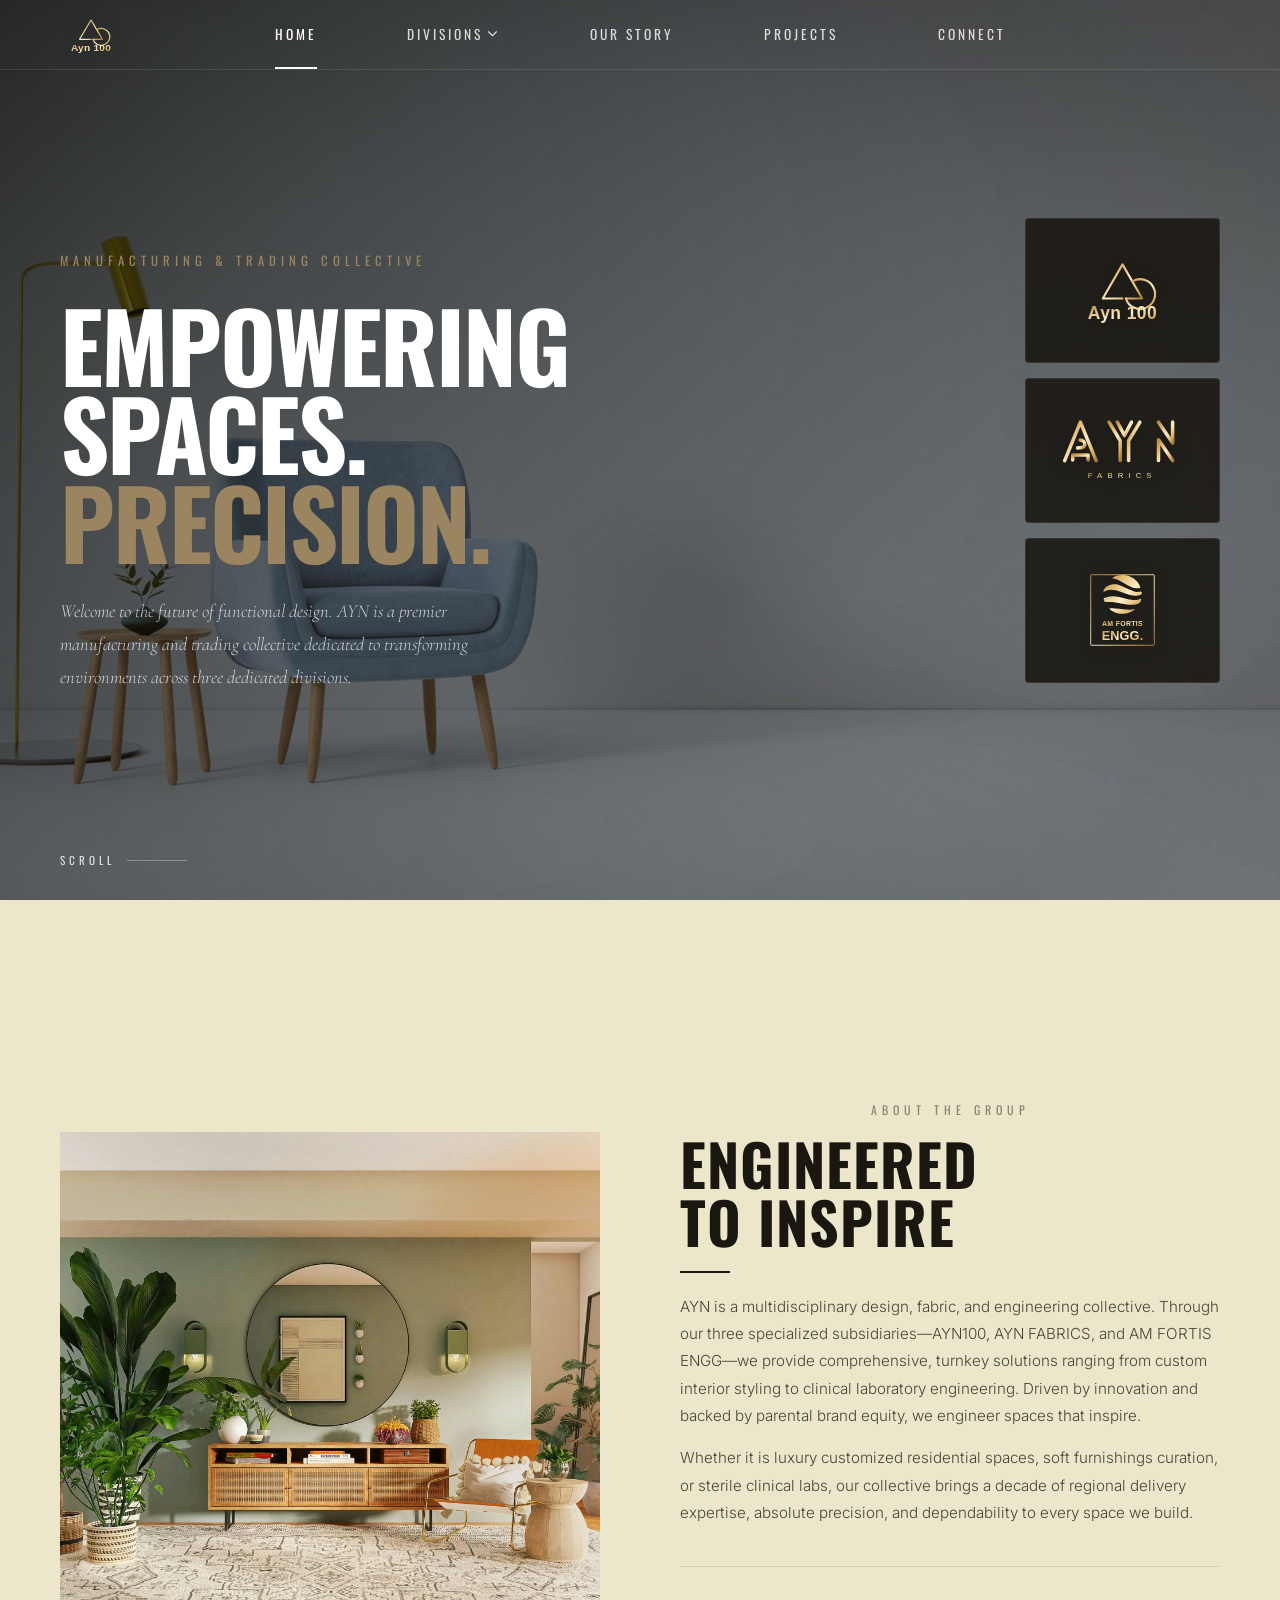
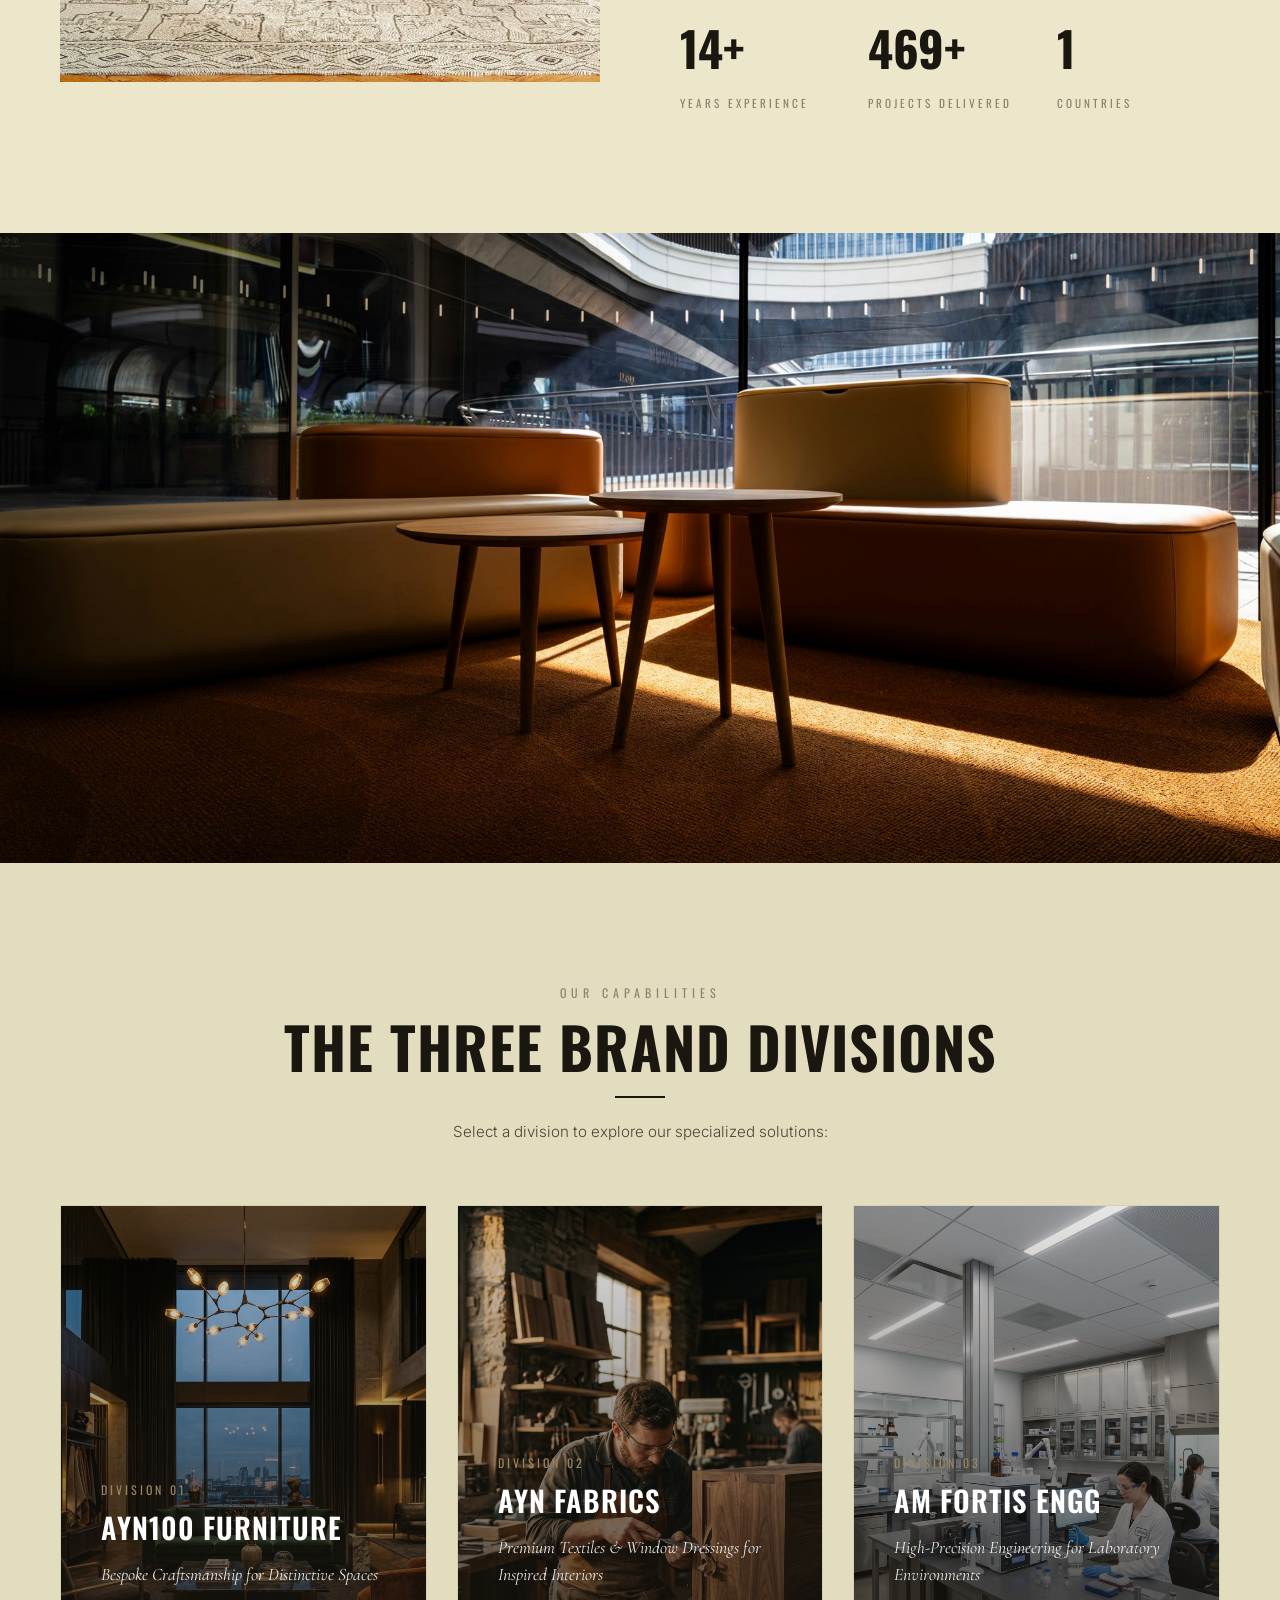
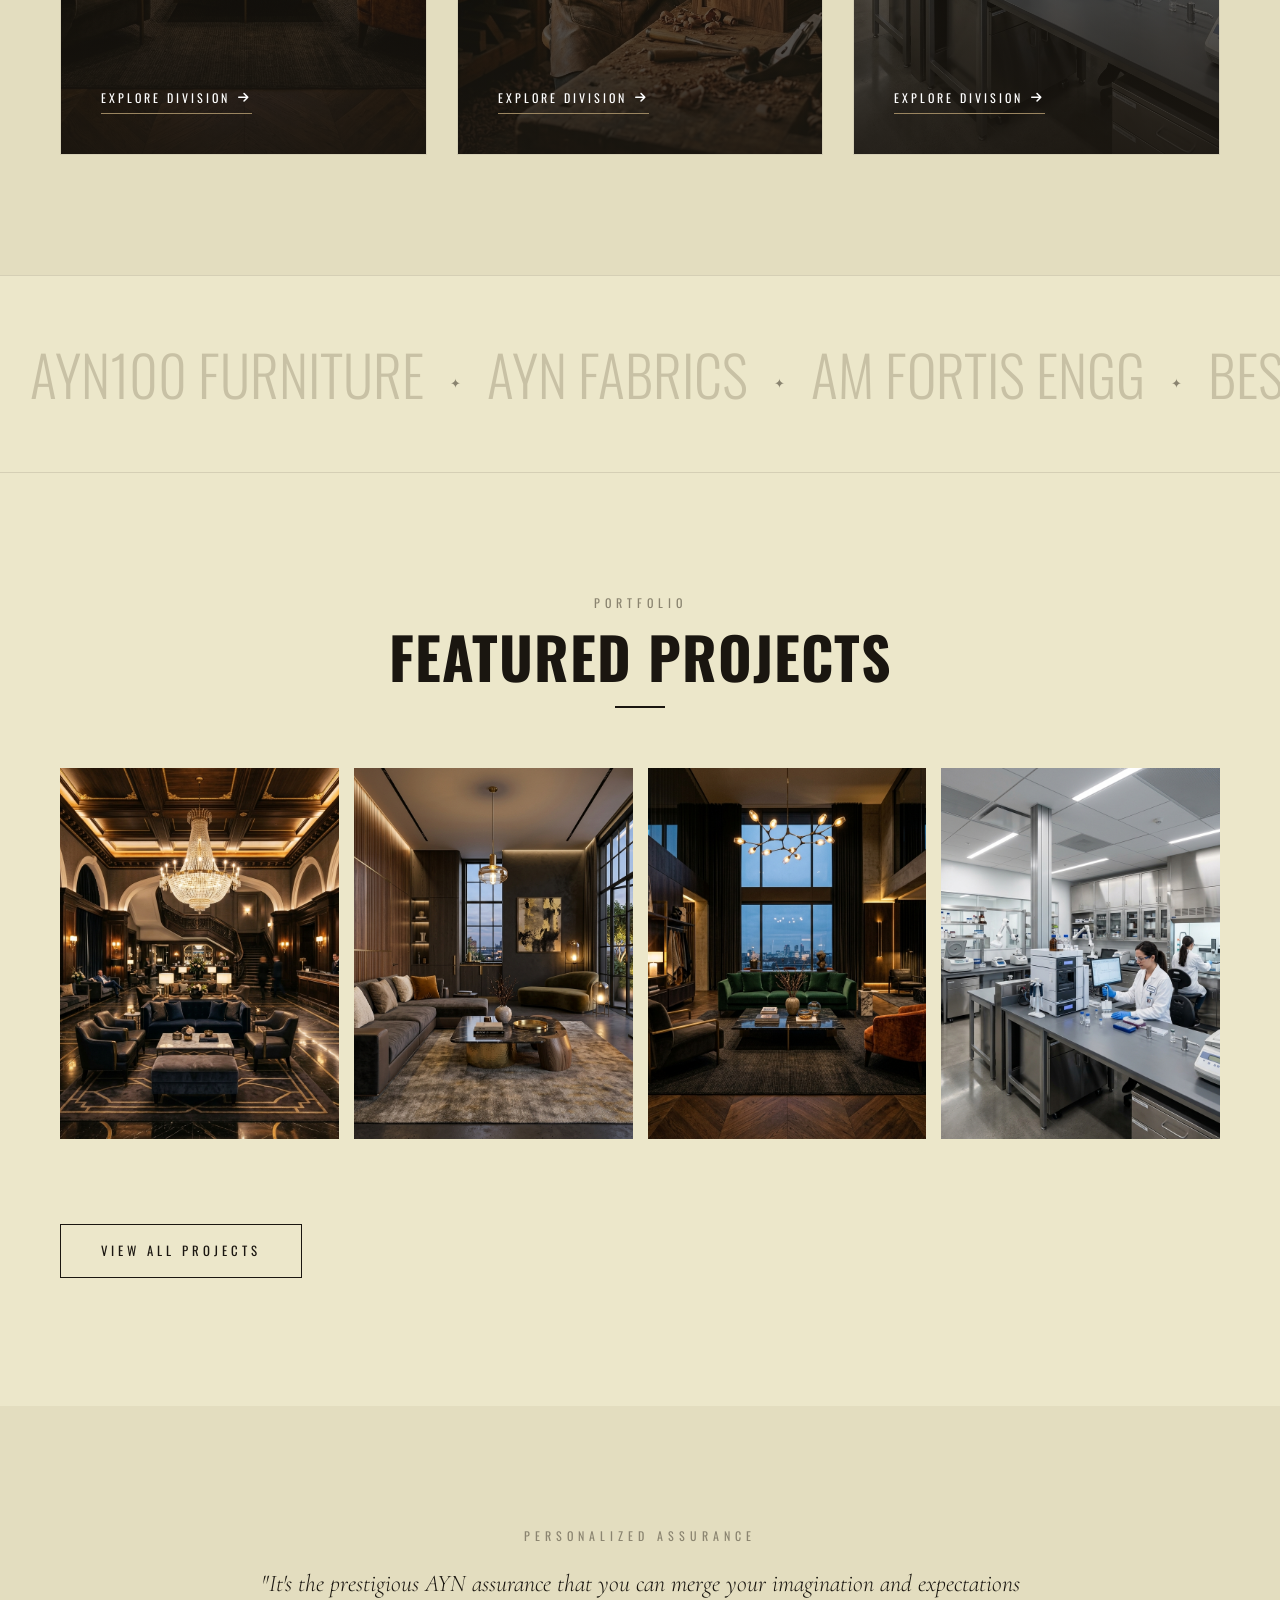
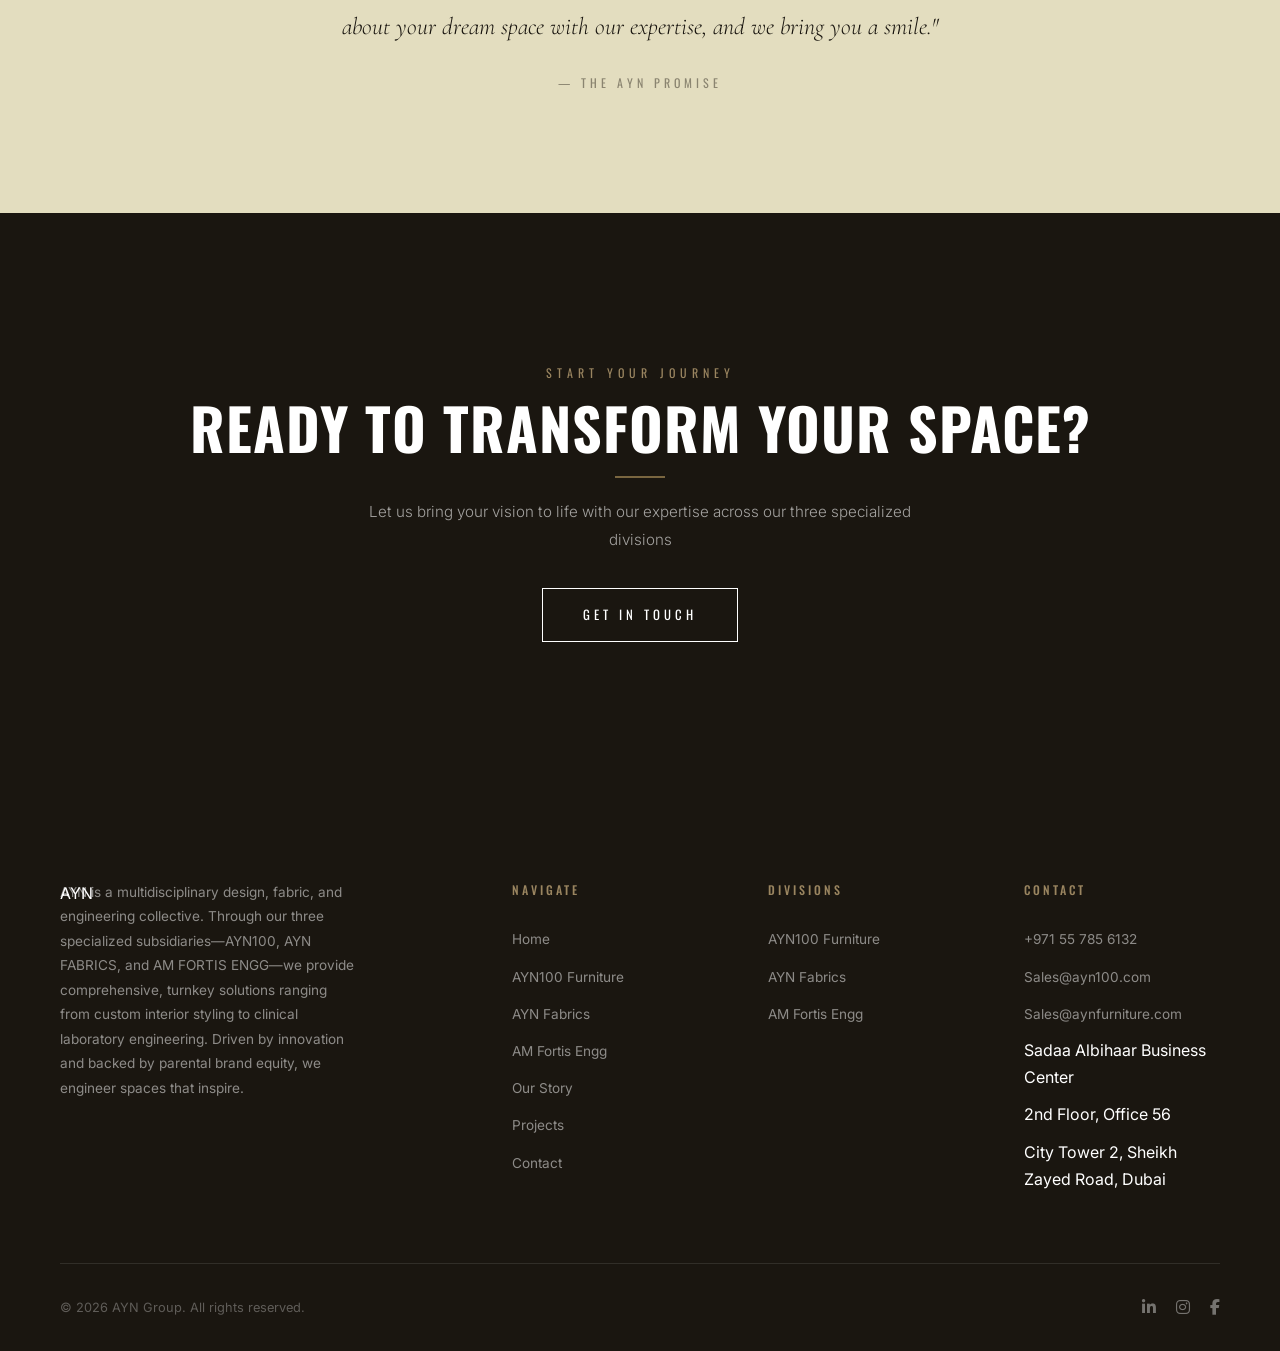
<file: index.html>
<!DOCTYPE html>
<html lang="en">

<head>
  <meta charset="UTF-8">
  <meta name="viewport" content="width=device-width, initial-scale=1.0">
  <title>AYN Group | Empowering Spaces. Engineering Precision.</title>
  <meta name="description"
    content="AYN is a premier manufacturing and trading collective dedicated to transforming environments through three specialized divisions: AYN100 Furniture, AYN Fabrics, and AM Fortis Engg.">
    <link rel="preconnect" href="https://fonts.googleapis.com">
  <link rel="preconnect" href="https://fonts.gstatic.com" crossorigin>
  <link rel="preconnect" href="https://cdnjs.cloudflare.com" crossorigin>
  <link rel="stylesheet" href="https://fonts.googleapis.com/css2?family=Oswald:wght@300;400;500;600;700&family=Inter:wght@300;400;500;600&family=Cormorant+Garamond:ital,wght@0,300;0,400;0,500;1,300;1,400&display=swap">
  <link rel="stylesheet" href="css/style.css">
  <link rel="stylesheet" href="https://cdnjs.cloudflare.com/ajax/libs/font-awesome/6.5.1/css/all.min.css">
</head>

<body class="home">
  <div class="preloader">
    <div class="preloader-logo">AYN</div>
  </div>

  <!-- Navigation -->
  <nav class="nav" id="mainNav">
    <a href="index.html" class="nav-logo">
      <img src="images/logos/ayn100.svg" alt="AYN100 Logo" class="nav-logo-img">
    </a>
    <div class="nav-links">
      <a href="index.html" class="active">Home</a>
      <div class="nav-dropdown">
        <a href="#" class="dropdown-trigger">Divisions <i class="fas fa-chevron-down" style="font-size:0.65rem;margin-left:4px;"></i></a>
        <div class="dropdown-content">
          <a href="ayn100.html">AYN100 Furniture</a>
          <a href="fabrics.html">AYN Fabrics</a>
          <a href="fortis.html">AM Fortis Engg</a>
        </div>
      </div>
      <a href="about.html">Our Story</a>
      <a href="projects.html">Projects</a>
      <a href="contact.html" class="nav-cta">Connect</a>
    </div>
    <div class="hamburger" id="hamburger"><span></span><span></span><span></span></div>
  </nav>
  <div class="mobile-menu" id="mobileMenu">
    <a href="index.html">Home</a>
    <a href="ayn100.html">AYN100 Furniture</a>
    <a href="fabrics.html">AYN Fabrics</a>
    <a href="fortis.html">AM Fortis Engg</a>
    <a href="about.html">Our Story</a>
    <a href="projects.html">Projects</a>
    <a href="contact.html">Connect</a>
  </div>

  <!-- Hero Section — Interactive Division Selector -->
  <section class="hero-interactive" id="hero">
    <!-- Background layers — one per division, crossfade on hover -->
    <div class="hero-bg-layer active" data-division="default" style="background-image: url('images/heroq.jpg');"></div>
    <div class="hero-bg-layer" data-division="ayn100" style="background-image: url('images/beigebg.jpg');"></div>
    <div class="hero-bg-layer" data-division="fabrics" style="background-image: url('images/bg2.jpg');"></div>
    <div class="hero-bg-layer" data-division="fortis" style="background-image: url('images/project-fortis.png');"></div>
    <div class="hero-interactive-overlay"></div>

    <div class="hero-interactive-inner">
      <!-- Left: Dynamic headline text -->
      <div class="hero-text-side">
        <p class="hero-tag" style="opacity:0; animation: fadeUp 0.8s 0.3s forwards;">Manufacturing & Trading Collective</p>

        <!-- Default state text -->
        <div class="hero-text-block active" data-division="default">
          <h1 class="hero-mega-title">EMPOWERING<br>SPACES.<br><em>PRECISION.</em></h1>
          <p class="hero-interactive-sub">Welcome to the future of functional design. AYN is a premier manufacturing and trading collective dedicated to transforming environments across three dedicated divisions.</p>
        </div>

        <!-- AYN100 text -->
        <div class="hero-text-block" data-division="ayn100">
          <h1 class="hero-mega-title">BESPOKE<br>FURNITURE<br><em>CREATOR</em></h1>
          <p class="hero-interactive-sub">Fully customized, high-end luxury furniture tailored to the exact aesthetic and functional requirements of residential, commercial, and hospitality projects.</p>
        </div>

        <!-- AYN Fabrics text -->
        <div class="hero-text-block" data-division="fabrics">
          <h1 class="hero-mega-title">PREMIUM<br>TEXTILES<br><em>CURATOR</em></h1>
          <p class="hero-interactive-sub">An elite range of luxury textiles, custom curtains, and soft furnishings blending tactile elegance with technical performance for inspired interiors.</p>
        </div>

        <!-- AM Fortis text -->
        <div class="hero-text-block" data-division="fortis">
          <h1 class="hero-mega-title">PRECISION<br>LAB<br><em>ENGINEER</em></h1>
          <p class="hero-interactive-sub">Heavy-duty, sterile-compliant laboratory and medical furniture. Advanced ergonomics, chemical-resistant surfaces, and scientific precision.</p>
        </div>
      </div>

      <!-- Right: Division selector buttons -->
      <div class="hero-division-nav">
        <a href="ayn100.html" class="hero-div-btn" data-division="ayn100">
          <div class="hero-div-logo-wrap">
            <img src="images/logos/ayn100.svg" alt="AYN100 Logo" class="hero-div-full-logo">
          </div>
          <span class="hero-div-btn-sub">Furniture</span>
        </a>
        <a href="fabrics.html" class="hero-div-btn" data-division="fabrics">
          <div class="hero-div-logo-wrap">
            <img src="images/logos/ayn-fabrics.svg" alt="AYN Fabrics Logo" class="hero-div-full-logo">
          </div>
          <span class="hero-div-btn-sub">Fabrics</span>
        </a>
        <a href="fortis.html" class="hero-div-btn" data-division="fortis">
          <div class="hero-div-logo-wrap">
            <img src="images/logos/am-fortis.svg" alt="AM Fortis Logo" class="hero-div-full-logo">
          </div>
          <span class="hero-div-btn-sub">Engineering</span>
        </a>
      </div>
    </div>

    <div class="hero-scroll light" style="z-index: 5;">
      <span>Scroll</span>
      <div class="scroll-line"></div>
    </div>
  </section>

  <!-- About Preview Section -->
  <section class="section" id="about-preview">
    <div class="container">
      <div class="about-grid">
        <div class="about-image reveal-left">
          <img src="images/ss.jpg" alt="AYN Craftsmanship">
        </div>
        <div class="about-text reveal-right">
          <p class="section-tag">About The Group</p>
          <h2 class="section-title" style="text-align: left;">Engineered<br>To Inspire</h2>
          <div class="section-divider" style="margin: 20px 0;"></div>
          <p class="section-subtitle" style="text-align: left; max-width: 100%;">AYN is a multidisciplinary design, fabric, and engineering collective. Through our three specialized subsidiaries—AYN100, AYN FABRICS, and AM FORTIS ENGG—we provide comprehensive, turnkey solutions ranging from custom interior styling to clinical laboratory engineering. Driven by innovation and backed by parental brand equity, we engineer spaces that inspire.</p>
          <p class="section-subtitle" style="text-align: left; max-width: 100%; margin-top: 15px;">Whether it is luxury customized residential spaces, soft furnishings curation, or sterile clinical labs, our collective brings a decade of regional delivery expertise, absolute precision, and dependability to every space we build.</p>
          <div class="about-stats">
            <div>
              <div class="stat-number" data-count="15" data-suffix="+">0</div>
              <div class="stat-label">Years Experience</div>
            </div>
            <div>
              <div class="stat-number" data-count="500" data-suffix="+">0</div>
              <div class="stat-label">Projects Delivered</div>
            </div>
            <div>
              <div class="stat-number" data-count="2" data-suffix="">0</div>
              <div class="stat-label">Countries</div>
            </div>
          </div>
        </div>
      </div>
    </div>
  </section>

  <!-- Full Width Image -->
  <div class="full-image-section">
    <img src="images/2sw.jpg" alt="AYN Luxury Project">
  </div>

  <!-- Divisions Section -->
  <section class="section" id="divisions" style="background: var(--bg-alt);">
    <div class="container">
      <div class="reveal">
        <p class="section-tag">Our Capabilities</p>
        <h2 class="section-title">The Three Brand Divisions</h2>
        <div class="section-divider"></div>
        <p class="section-subtitle" style="margin-bottom: 40px;">Select a division to explore our specialized solutions:</p>
      </div>
      
      <div class="divisions-grid">
        <!-- Division 1 -->
        <div class="division-card reveal" style="background-image: url('images/hero-main.png');">
          <div class="division-card-content">
            <span class="division-badge">Division 01</span>
            <h3>AYN100 Furniture</h3>
            <p class="division-headline">Bespoke Craftsmanship for Distinctive Spaces</p>
            <p class="division-desc">AYN100 is where your vision meets world-class artisanal execution. We specialize in high-end, fully customized furniture tailored to the exact aesthetic and functional requirements of luxury residential, commercial, and hospitality projects.</p>
            <ul class="division-offerings">
              <li><i class="fas fa-check"></i> Custom Luxury Residential Furniture</li>
              <li><i class="fas fa-check"></i> Bespoke Office & Executive Commercial Fit-outs</li>
              <li><i class="fas fa-check"></i> Tailored Hospitality & Retail Concept Furniture</li>
              <li><i class="fas fa-check"></i> Turnkey Space Planning & Material Selection</li>
            </ul>
            <a href="ayn100.html" class="division-link">Explore Division <i class="fas fa-arrow-right"></i></a>
          </div>
        </div>
        
        <!-- Division 2 -->
        <div class="division-card reveal" style="background-image: url('images/about-craft.png');">
          <div class="division-card-content">
            <span class="division-badge">Division 02</span>
            <h3>AYN Fabrics</h3>
            <p class="division-headline">Premium Textiles & Window Dressings for Inspired Interiors</p>
            <p class="division-desc">AYN FABRICS curates and manufactures an elite range of luxury textiles, custom curtains, and soft furnishings. Designed to complement high-end interiors, our collections blend tactile elegance with technical performance.</p>
            <ul class="division-offerings">
              <li><i class="fas fa-check"></i> Custom Curtains, Drapery & Automated Treatments</li>
              <li><i class="fas fa-check"></i> Premium Upholstery Fabrics</li>
              <li><i class="fas fa-check"></i> Flame-Retardant & Performance Textiles</li>
              <li><i class="fas fa-check"></i> Bespoke Cushions & Soft Accessories</li>
            </ul>
            <a href="fabrics.html" class="division-link">Explore Division <i class="fas fa-arrow-right"></i></a>
          </div>
        </div>

        <!-- Division 3 -->
        <div class="division-card reveal" style="background-image: url('images/project-fortis.png');">
          <div class="division-card-content">
            <span class="division-badge">Division 03</span>
            <h3>AM Fortis Engg</h3>
            <p class="division-headline">High-Precision Engineering for Laboratory Environments</p>
            <p class="division-desc">AM FORTIS ENGG is a specialized engineering division dedicated to designing and manufacturing heavy-duty, high-performance medical and laboratory furniture. Built on advanced ergonomics and sterile configurations.</p>
            <ul class="division-offerings">
              <li><i class="fas fa-check"></i> Clinical-Grade Laboratory Benches & Workstations</li>
              <li><i class="fas fa-check"></i> Chemical-Resistant, Heavy-Duty Modular Cabinetry</li>
              <li><i class="fas fa-check"></i> Ergonomic Medical & Healthcare Seating</li>
              <li><i class="fas fa-check"></i> Customized Stainless Steel Sterile Furniture</li>
            </ul>
            <a href="fortis.html" class="division-link">Explore Division <i class="fas fa-arrow-right"></i></a>
          </div>
        </div>
      </div>
    </div>
  </section>

  <!-- Marquee -->
  <div class="marquee-section">
    <div class="marquee-track">
      <span class="marquee-item">AYN100 Furniture <span>✦</span> AYN Fabrics <span>✦</span> AM Fortis Engg <span>✦</span> Bespoke Design <span>✦</span> Premium Textiles <span>✦</span> Sterile Laboratory Engineering <span>✦</span></span>
      <span class="marquee-item">AYN100 Furniture <span>✦</span> AYN Fabrics <span>✦</span> AM Fortis Engg <span>✦</span> Bespoke Design <span>✦</span> Premium Textiles <span>✦</span> Sterile Laboratory Engineering <span>✦</span></span>
    </div>
  </div>

  <!-- Projects Preview -->
  <section class="section" id="projects-preview">
    <div class="container">
      <div class="reveal">
        <p class="section-tag">Portfolio</p>
        <h2 class="section-title">Featured Projects</h2>
        <div class="section-divider"></div>
      </div>
      <div class="projects-grid">
        <div class="project-card reveal">
          <img src="images/project-hotel.png" alt="Luxury Hotel Project">
          <div class="project-overlay">
            <h3>Grand Hyatt Interiors</h3>
            <p>Hotel &bull; Dubai</p>
          </div>
        </div>
        <div class="project-card reveal">
          <img src="images/project-residential.png" alt="Premium Residential Project">
          <div class="project-overlay">
            <h3>Palm Jumeirah Villa</h3>
            <p>Residential &bull; Dubai</p>
          </div>
        </div>
        <div class="project-card reveal">
          <img src="images/hero-main.png" alt="Commercial Lounge Project">
          <div class="project-overlay">
            <h3>Executive Business Lounge</h3>
            <p>Commercial &bull; Abu Dhabi</p>
          </div>
        </div>
        <div class="project-card reveal">
          <img src="images/project-fortis.png" alt="Clinical Lab Project">
          <div class="project-overlay">
            <h3>Diagnostic Research Facility</h3>
            <p>Laboratory &bull; Dubai</p>
          </div>
        </div>
      </div>
      <div style="margin-top: 50px;" class="reveal">
        <a href="projects.html" class="hero-btn" style="opacity:1;animation:none;"><span>View All Projects</span></a>
      </div>
    </div>
  </section>

  <!-- Quote Section -->
  <section class="section testimonial-section">
    <div class="container">
      <div class="testimonial-content reveal">
        <p class="section-tag">Personalized Assurance</p>
        <p class="testimonial-quote">"It's the prestigious AYN assurance that you can merge your imagination and expectations about your dream space with our expertise, and we bring you a smile."</p>
        <p class="testimonial-author">— The AYN Promise</p>
      </div>
    </div>
  </section>

  <!-- CTA Section -->
  <section class="cta-section">
    <div class="container" style="position:relative; z-index:2;">
      <div class="reveal">
        <p class="section-tag">Start Your Journey</p>
        <h2 class="section-title">Ready to Transform Your Space?</h2>
        <div class="section-divider" style="margin: 20px auto;"></div>
        <p class="section-subtitle">Let us bring your vision to life with our expertise across our three specialized divisions</p>
        <div>
          <a href="contact.html" class="hero-btn" style="opacity:1;animation:none;"><span>Get In Touch</span></a>
        </div>
      </div>
    </div>
  </section>

  <!-- Footer -->
  <footer class="footer">
    <div class="container">
      <div class="footer-grid">
        <div class="footer-brand">
          <a href="index.html" class="nav-logo">AYN</a>
          <p>
            AYN is a multidisciplinary design, fabric, and engineering collective. Through our three specialized subsidiaries—AYN100, AYN FABRICS, and AM FORTIS ENGG—we provide comprehensive, turnkey solutions ranging from custom interior styling to clinical laboratory engineering. Driven by innovation and backed by parental brand equity, we engineer spaces that inspire.
          </p>
        </div>
        <div>
          <h4>Navigate</h4>
          <ul>
            <li><a href="index.html">Home</a></li>
            <li><a href="ayn100.html">AYN100 Furniture</a></li>
            <li><a href="fabrics.html">AYN Fabrics</a></li>
            <li><a href="fortis.html">AM Fortis Engg</a></li>
            <li><a href="about.html">Our Story</a></li>
            <li><a href="projects.html">Projects</a></li>
            <li><a href="contact.html">Contact</a></li>
          </ul>
        </div>
        <div>
          <h4>Divisions</h4>
          <ul>
            <li><a href="ayn100.html">AYN100 Furniture</a></li>
            <li><a href="fabrics.html">AYN Fabrics</a></li>
            <li><a href="fortis.html">AM Fortis Engg</a></li>
          </ul>
        </div>
        <div>
          <h4>Contact</h4>
          <ul>
            <li><a href="tel:+971557856132">+971 55 785 6132</a></li>
            <li><a href="mailto:Sales@ayn100.com">Sales@ayn100.com</a></li>
            <li><a href="mailto:Sales@aynfurniture.com">Sales@aynfurniture.com</a></li>
            <li>Sadaa Albihaar Business Center</li>
            <li>2nd Floor, Office 56</li>
            <li>City Tower 2, Sheikh Zayed Road, Dubai</li>
          </ul>
        </div>
      </div>
      <div class="footer-bottom">
        <p>&copy; 2026 AYN Group. All rights reserved.</p>
        <div class="social-links">
          <a href="https://www.linkedin.com/in/anm-furniture" target="_blank"><i class="fab fa-linkedin-in"></i></a>
          <a href="#"><i class="fab fa-instagram"></i></a>
          <a href="#"><i class="fab fa-facebook-f"></i></a>
        </div>
      </div>
    </div>
  </footer>

  <script src="js/main.js"></script>
</body>

</html>
</file>
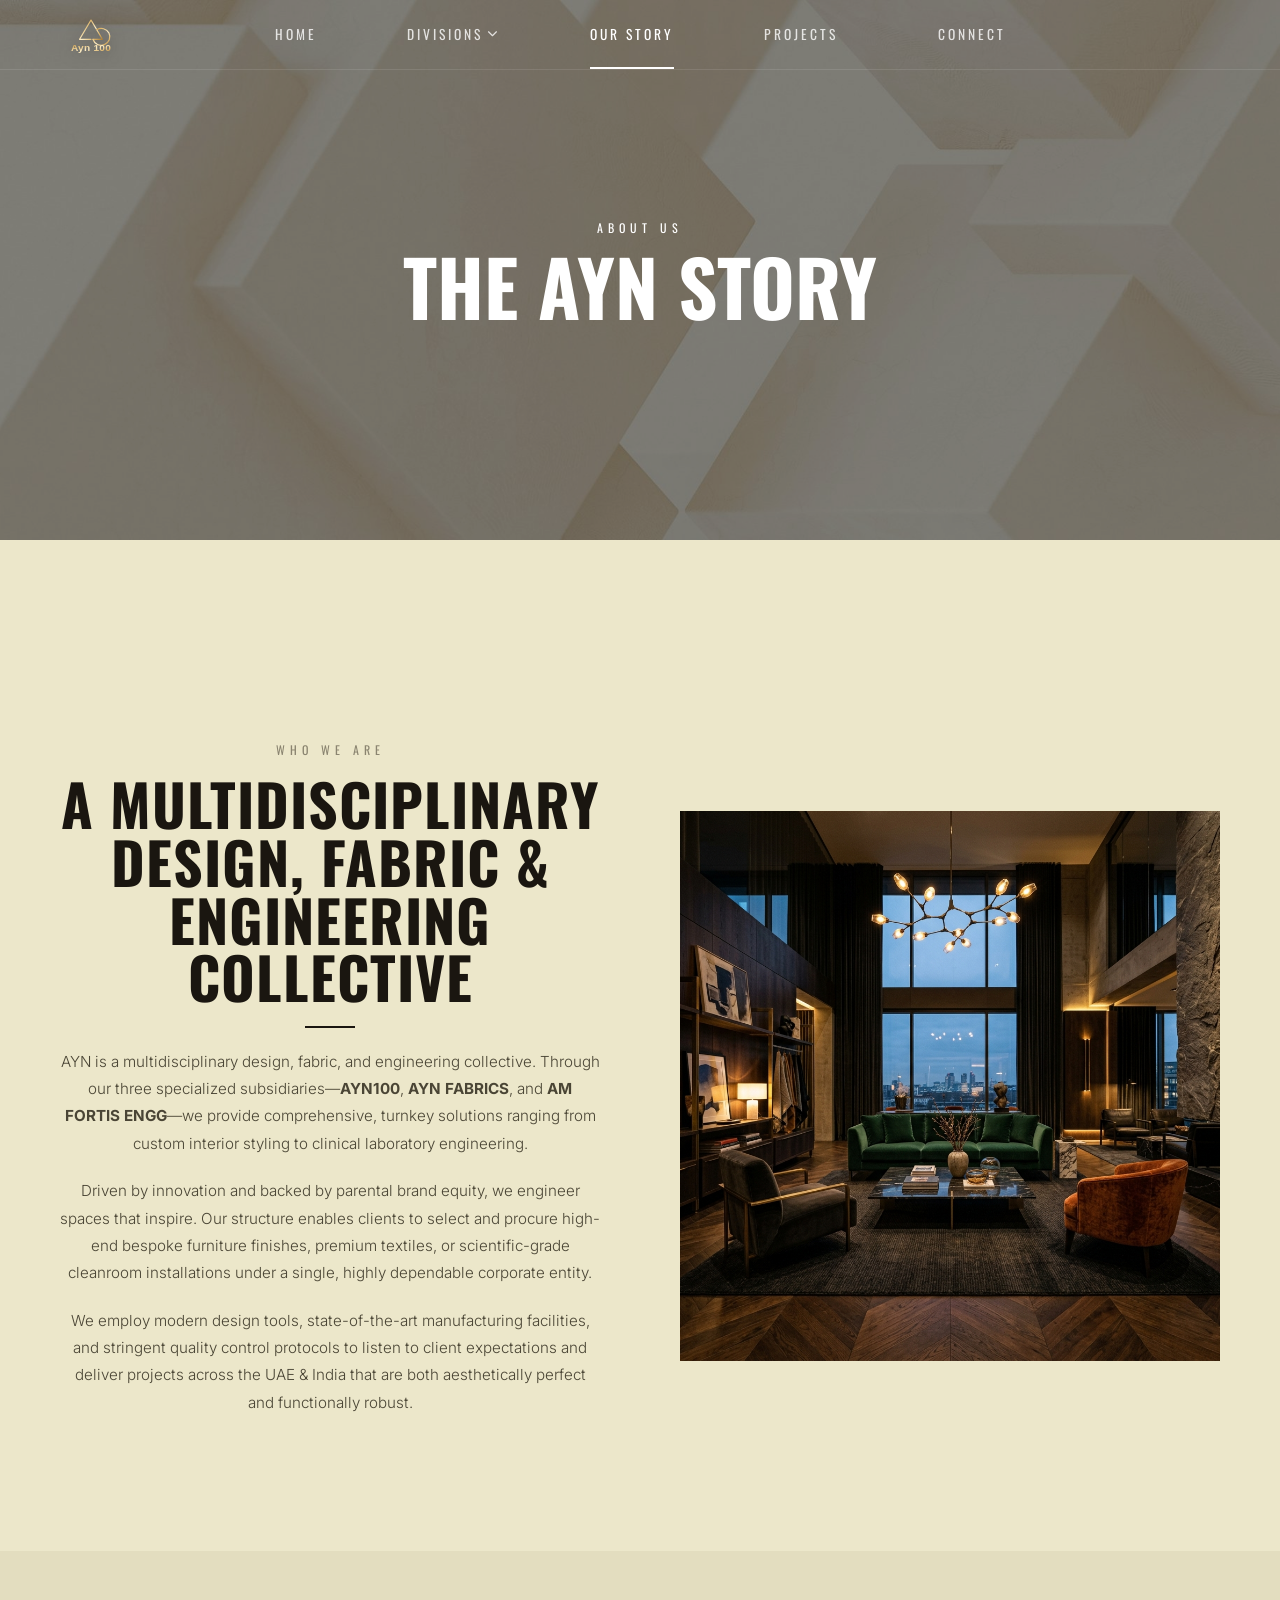
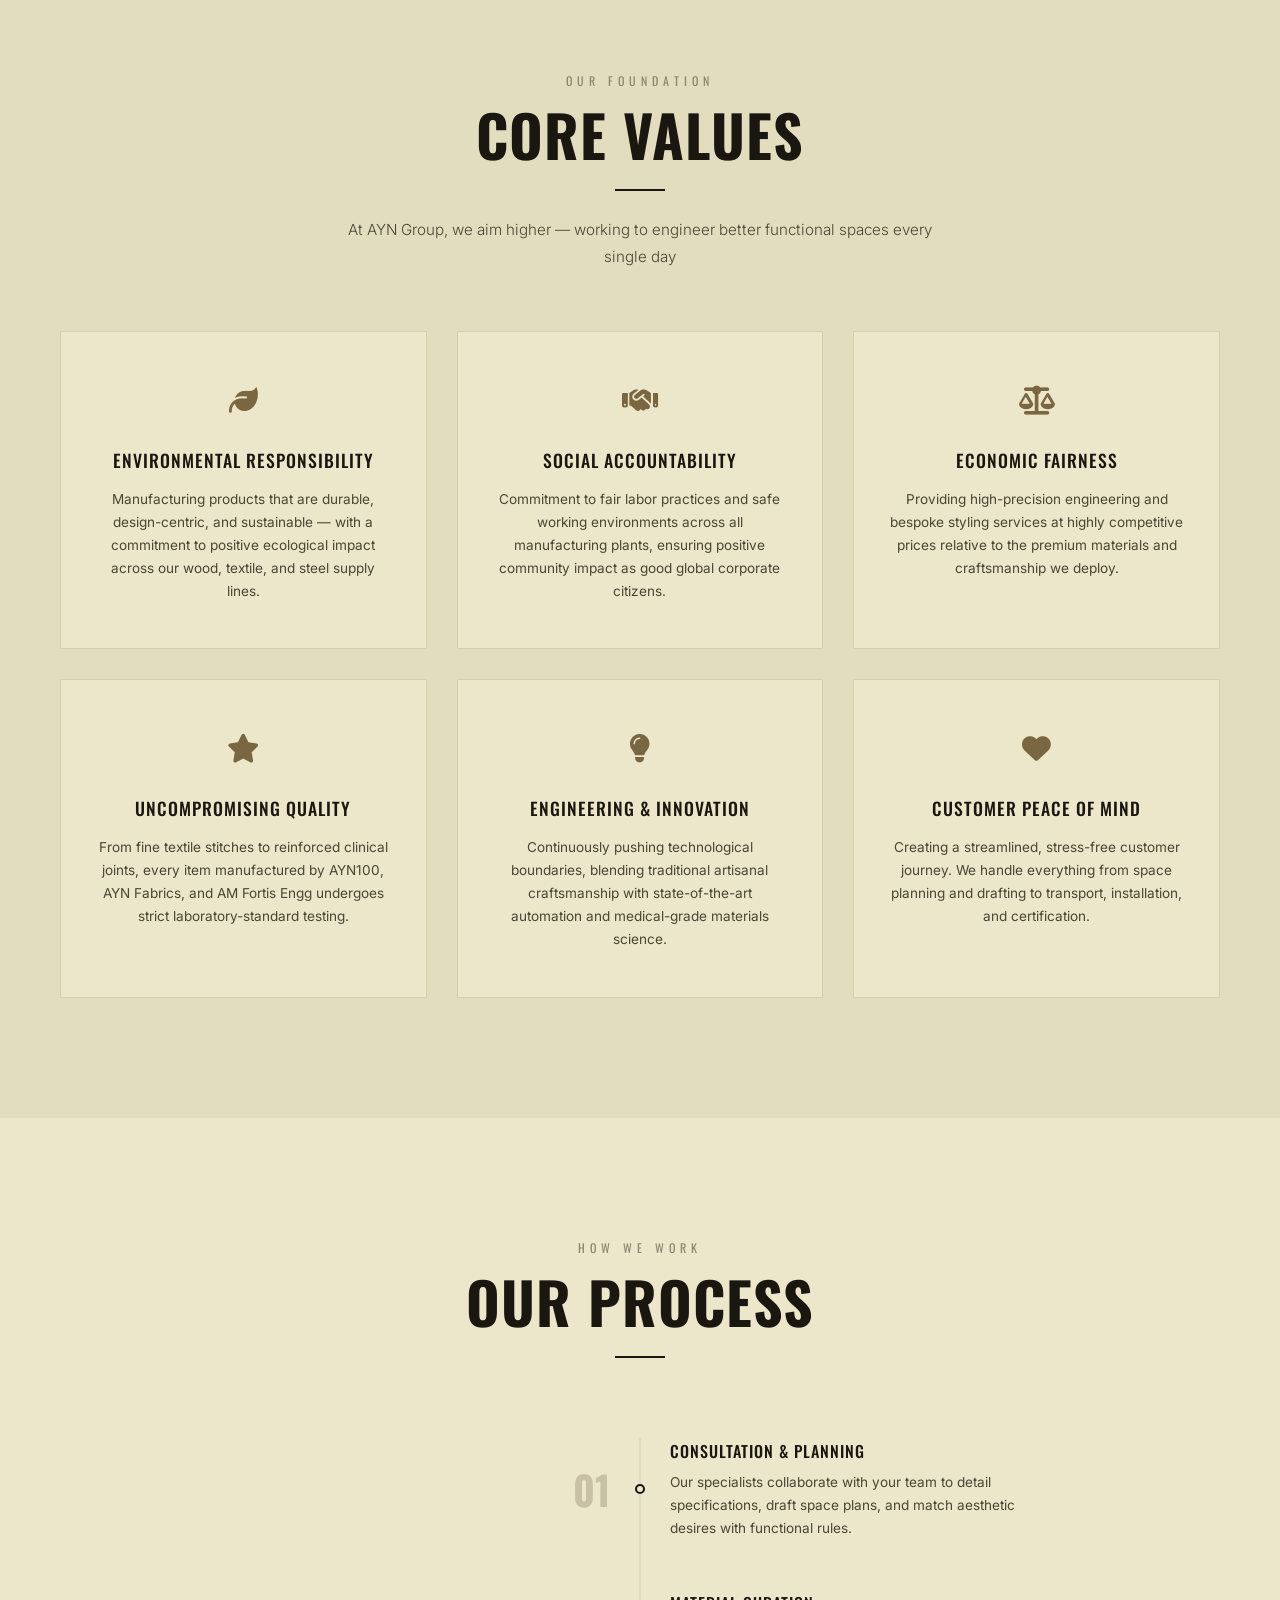
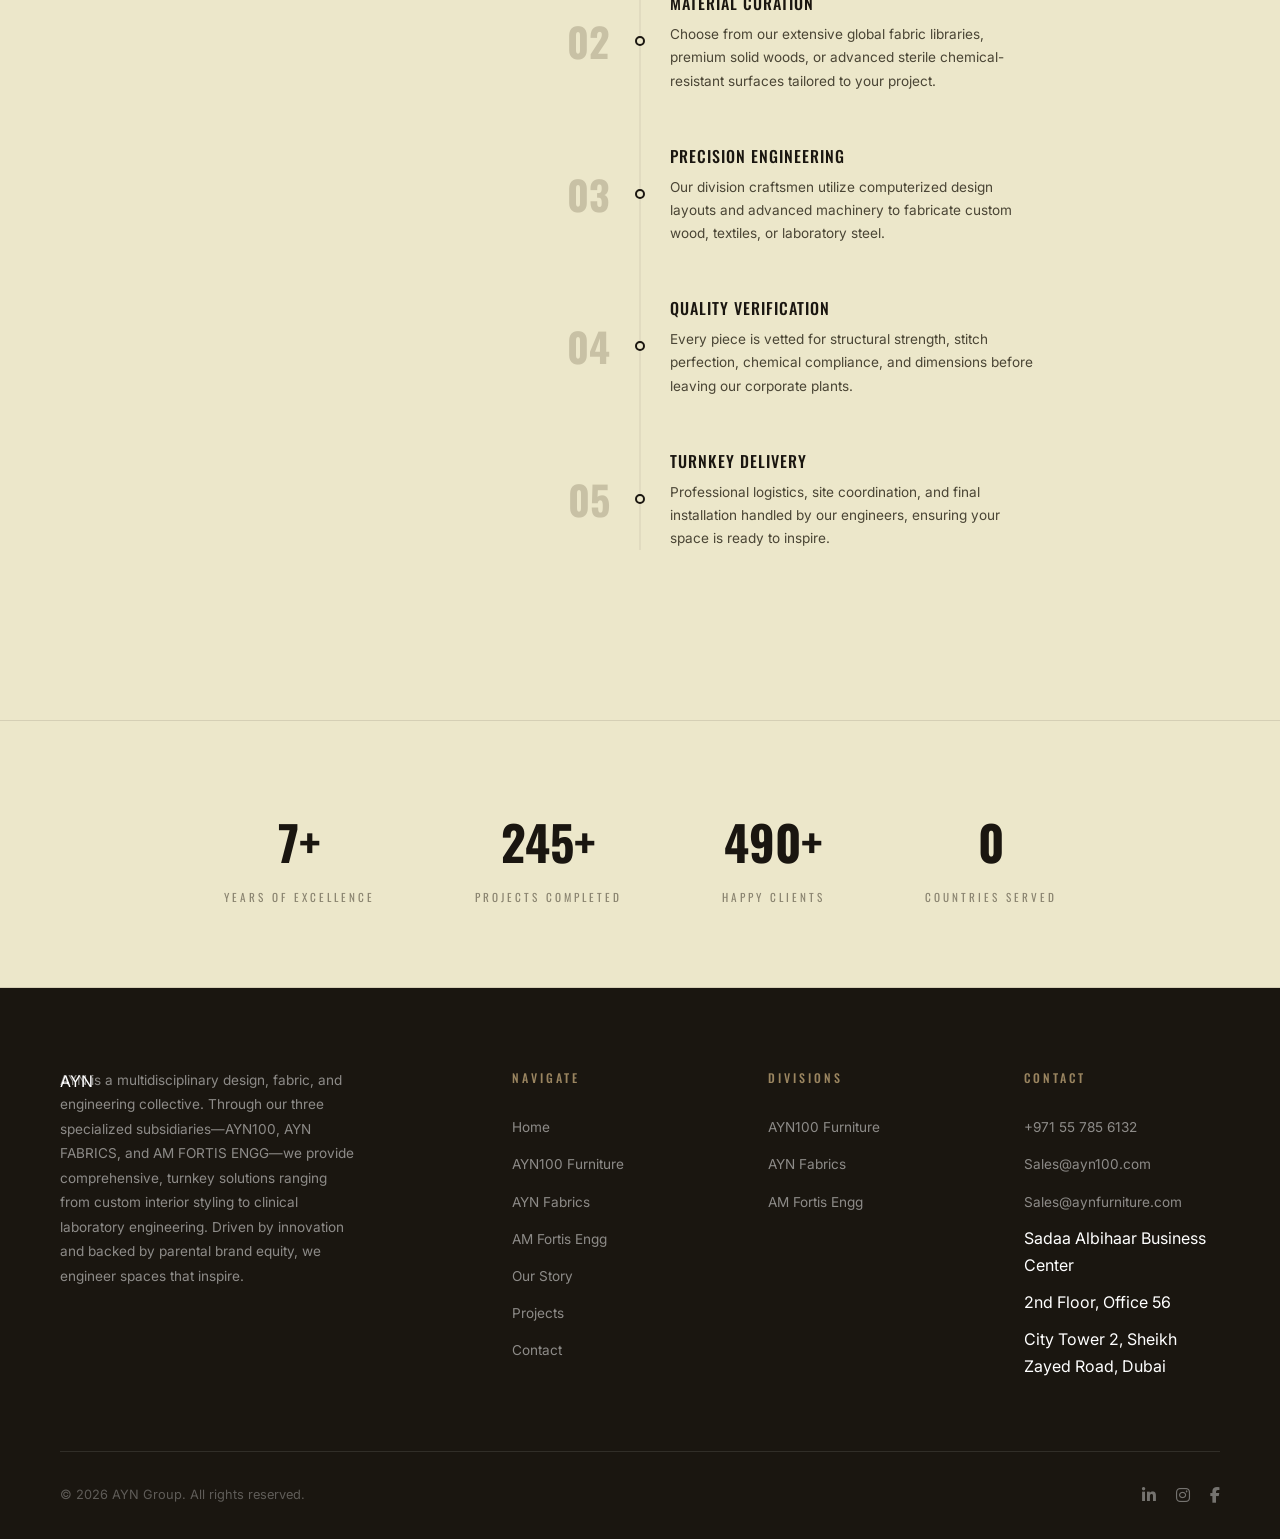
<file: about.html>
<!DOCTYPE html>
<html lang="en">

<head>
  <meta charset="UTF-8">
  <meta name="viewport" content="width=device-width, initial-scale=1.0">
  <title>Our Story | AYN Group Collective</title>
  <meta name="description"
    content="Discover the AYN story — a multidisciplinary design, fabric, and engineering collective dedicated to premium quality, scientific precision, and inspiring spaces.">
    <link rel="preconnect" href="https://fonts.googleapis.com">
  <link rel="preconnect" href="https://fonts.gstatic.com" crossorigin>
  <link rel="preconnect" href="https://cdnjs.cloudflare.com" crossorigin>
  <link rel="stylesheet" href="https://fonts.googleapis.com/css2?family=Oswald:wght@300;400;500;600;700&family=Inter:wght@300;400;500;600&family=Cormorant+Garamond:ital,wght@0,300;0,400;0,500;1,300;1,400&display=swap">
  <link rel="stylesheet" href="css/style.css">
  <link rel="stylesheet" href="https://cdnjs.cloudflare.com/ajax/libs/font-awesome/6.5.1/css/all.min.css">
</head>

<body>
  <div class="preloader">
    <div class="preloader-logo">AYN</div>
  </div>

  <!-- Navigation -->
  <nav class="nav" id="mainNav">
    <a href="index.html" class="nav-logo">
    <img src="images/logos/ayn100.svg" alt="AYN100 Logo" class="nav-logo-img">
  </a>
    <div class="nav-links">
      <a href="index.html">Home</a>
      <div class="nav-dropdown">
        <a href="#" class="dropdown-trigger">Divisions <i class="fas fa-chevron-down" style="font-size:0.65rem;margin-left:4px;"></i></a>
        <div class="dropdown-content">
          <a href="ayn100.html">AYN100 Furniture</a>
          <a href="fabrics.html">AYN Fabrics</a>
          <a href="fortis.html">AM Fortis Engg</a>
        </div>
      </div>
      <a href="about.html" class="active">Our Story</a>
      <a href="projects.html">Projects</a>
      <a href="contact.html" class="nav-cta">Connect</a>
    </div>
    <div class="hamburger" id="hamburger"><span></span><span></span><span></span></div>
  </nav>
  <div class="mobile-menu" id="mobileMenu">
    <a href="index.html">Home</a>
    <a href="ayn100.html">AYN100 Furniture</a>
    <a href="fabrics.html">AYN Fabrics</a>
    <a href="fortis.html">AM Fortis Engg</a>
    <a href="about.html">Our Story</a>
    <a href="projects.html">Projects</a>
    <a href="contact.html">Connect</a>
  </div>

  <!-- Page Header -->
  <section class="page-header">
    <div class="parallax-bg" style="background-image: url('images/bg3.jpg');"></div>
    <div class="hero-overlay-dark" style="background: rgba(10, 10, 10, 0.45);"></div>
    <div class="page-header-content">
      <p class="section-tag" style="animation: fadeUp 1s 0.3s forwards; opacity:0; color:#fff;">About Us</p>
      <h1 style="animation: fadeUp 1s 0.6s forwards; opacity:0; color:#fff;">The AYN Story</h1>
    </div>
  </section>

  <!-- Story Section -->
  <section class="section">
    <div class="container">
      <div class="about-grid">
        <div class="about-text reveal-left">
          <p class="section-tag">Who We Are</p>
          <h2 class="section-title">A Multidisciplinary Design, Fabric & Engineering Collective</h2>
          <div class="section-divider"></div>
          <p class="section-subtitle" style="max-width:100%;">
            AYN is a multidisciplinary design, fabric, and engineering collective. Through our three specialized subsidiaries—<strong>AYN100</strong>, <strong>AYN FABRICS</strong>, and <strong>AM FORTIS ENGG</strong>—we provide comprehensive, turnkey solutions ranging from custom interior styling to clinical laboratory engineering.
          </p>
          <p class="section-subtitle" style="max-width:100%; margin-top:20px;">
            Driven by innovation and backed by parental brand equity, we engineer spaces that inspire. Our structure enables clients to select and procure high-end bespoke furniture finishes, premium textiles, or scientific-grade cleanroom installations under a single, highly dependable corporate entity.
          </p>
          <p class="section-subtitle" style="max-width:100%; margin-top:20px;">
            We employ modern design tools, state-of-the-art manufacturing facilities, and stringent quality control protocols to listen to client expectations and deliver projects across the UAE & India that are both aesthetically perfect and functionally robust.
          </p>
        </div>
        <div class="about-image reveal-right">
          <img src="images/hero-main.png" alt="AYN Showroom Design">
        </div>
      </div>
    </div>
  </section>

  <!-- Core Values -->
  <section class="section" style="background: var(--bg-alt);">
    <div class="container">
      <div style="text-align: center;" class="reveal">
        <p class="section-tag">Our Foundation</p>
        <h2 class="section-title">Core Values</h2>
        <div class="section-divider" style="margin: 25px auto;"></div>
        <p class="section-subtitle" style="margin: 0 auto;">At AYN Group, we aim higher — working to engineer better functional spaces every single day</p>
      </div>
      <div class="values-grid">
        <div class="value-card reveal">
          <div class="value-icon"><i class="fas fa-leaf"></i></div>
          <h3>Environmental Responsibility</h3>
          <p>Manufacturing products that are durable, design-centric, and sustainable — with a commitment to positive ecological impact across our wood, textile, and steel supply lines.</p>
        </div>
        <div class="value-card reveal">
          <div class="value-icon"><i class="fas fa-handshake"></i></div>
          <h3>Social Accountability</h3>
          <p>Commitment to fair labor practices and safe working environments across all manufacturing plants, ensuring positive community impact as good global corporate citizens.</p>
        </div>
        <div class="value-card reveal">
          <div class="value-icon"><i class="fas fa-balance-scale"></i></div>
          <h3>Economic Fairness</h3>
          <p>Providing high-precision engineering and bespoke styling services at highly competitive prices relative to the premium materials and craftsmanship we deploy.</p>
        </div>
        <div class="value-card reveal">
          <div class="value-icon"><i class="fas fa-star"></i></div>
          <h3>Uncompromising Quality</h3>
          <p>From fine textile stitches to reinforced clinical joints, every item manufactured by AYN100, AYN Fabrics, and AM Fortis Engg undergoes strict laboratory-standard testing.</p>
        </div>
        <div class="value-card reveal">
          <div class="value-icon"><i class="fas fa-lightbulb"></i></div>
          <h3>Engineering & Innovation</h3>
          <p>Continuously pushing technological boundaries, blending traditional artisanal craftsmanship with state-of-the-art automation and medical-grade materials science.</p>
        </div>
        <div class="value-card reveal">
          <div class="value-icon"><i class="fas fa-heart"></i></div>
          <h3>Customer Peace of Mind</h3>
          <p>Creating a streamlined, stress-free customer journey. We handle everything from space planning and drafting to transport, installation, and certification.</p>
        </div>
      </div>
    </div>
  </section>

  <!-- Process / Timeline -->
  <section class="section">
    <div class="container">
      <div style="text-align:center;" class="reveal">
        <p class="section-tag">How We Work</p>
        <h2 class="section-title">Our Process</h2>
        <div class="section-divider" style="margin:25px auto;"></div>
      </div>
      <div class="timeline">
        <div class="timeline-item reveal">
          <div class="timeline-year">01</div>
          <div class="timeline-content">
            <h3>Consultation & Planning</h3>
            <p>Our specialists collaborate with your team to detail specifications, draft space plans, and match aesthetic desires with functional rules.</p>
          </div>
        </div>
        <div class="timeline-item reveal">
          <div class="timeline-year">02</div>
          <div class="timeline-content">
            <h3>Material Curation</h3>
            <p>Choose from our extensive global fabric libraries, premium solid woods, or advanced sterile chemical-resistant surfaces tailored to your project.</p>
          </div>
        </div>
        <div class="timeline-item reveal">
          <div class="timeline-year">03</div>
          <div class="timeline-content">
            <h3>Precision Engineering</h3>
            <p>Our division craftsmen utilize computerized design layouts and advanced machinery to fabricate custom wood, textiles, or laboratory steel.</p>
          </div>
        </div>
        <div class="timeline-item reveal">
          <div class="timeline-year">04</div>
          <div class="timeline-content">
            <h3>Quality Verification</h3>
            <p>Every piece is vetted for structural strength, stitch perfection, chemical compliance, and dimensions before leaving our corporate plants.</p>
          </div>
        </div>
        <div class="timeline-item reveal">
          <div class="timeline-year">05</div>
          <div class="timeline-content">
            <h3>Turnkey Delivery</h3>
            <p>Professional logistics, site coordination, and final installation handled by our engineers, ensuring your space is ready to inspire.</p>
          </div>
        </div>
      </div>
    </div>
  </section>

  <!-- Stats Banner -->
  <div class="marquee-section" style="padding:80px 0;">
    <div class="container" style="max-width:100%;">
      <div style="display:flex; justify-content:center; gap:100px; flex-wrap:wrap;">
        <div style="text-align:center;" class="reveal">
          <div class="stat-number" data-count="15" data-suffix="+">0</div>
          <div class="stat-label">Years of Excellence</div>
        </div>
        <div style="text-align:center;" class="reveal">
          <div class="stat-number" data-count="500" data-suffix="+">0</div>
          <div class="stat-label">Projects Completed</div>
        </div>
        <div style="text-align:center;" class="reveal">
          <div class="stat-number" data-count="1000" data-suffix="+">0</div>
          <div class="stat-label">Happy Clients</div>
        </div>
        <div style="text-align:center;" class="reveal">
          <div class="stat-number" data-count="2" data-suffix="">0</div>
          <div class="stat-label">Countries Served</div>
        </div>
      </div>
    </div>
  </div>

  <!-- Footer -->
  <footer class="footer">
    <div class="container">
      <div class="footer-grid">
        <div class="footer-brand">
          <a href="index.html" class="nav-logo">AYN</a>
          <p>
            AYN is a multidisciplinary design, fabric, and engineering collective. Through our three specialized subsidiaries—AYN100, AYN FABRICS, and AM FORTIS ENGG—we provide comprehensive, turnkey solutions ranging from custom interior styling to clinical laboratory engineering. Driven by innovation and backed by parental brand equity, we engineer spaces that inspire.
          </p>
        </div>
        <div>
          <h4>Navigate</h4>
          <ul>
            <li><a href="index.html">Home</a></li>
            <li><a href="ayn100.html">AYN100 Furniture</a></li>
            <li><a href="fabrics.html">AYN Fabrics</a></li>
            <li><a href="fortis.html">AM Fortis Engg</a></li>
            <li><a href="about.html">Our Story</a></li>
            <li><a href="projects.html">Projects</a></li>
            <li><a href="contact.html">Contact</a></li>
          </ul>
        </div>
        <div>
          <h4>Divisions</h4>
          <ul>
            <li><a href="ayn100.html">AYN100 Furniture</a></li>
            <li><a href="fabrics.html">AYN Fabrics</a></li>
            <li><a href="fortis.html">AM Fortis Engg</a></li>
          </ul>
        </div>
        <div>
          <h4>Contact</h4>
          <ul>
            <li><a href="tel:+971557856132">+971 55 785 6132</a></li>
            <li><a href="mailto:Sales@ayn100.com">Sales@ayn100.com</a></li>
            <li><a href="mailto:Sales@aynfurniture.com">Sales@aynfurniture.com</a></li>
            <li>Sadaa Albihaar Business Center</li>
            <li>2nd Floor, Office 56</li>
            <li>City Tower 2, Sheikh Zayed Road, Dubai</li>
          </ul>
        </div>
      </div>
      <div class="footer-bottom">
        <p>&copy; 2026 AYN Group. All rights reserved.</p>
        <div class="social-links">
          <a href="https://www.linkedin.com/in/anm-furniture" target="_blank"><i class="fab fa-linkedin-in"></i></a>
          <a href="#"><i class="fab fa-instagram"></i></a>
          <a href="#"><i class="fab fa-facebook-f"></i></a>
        </div>
      </div>
    </div>
  </footer>
  <script src="js/main.js"></script>
</body>

</html>
</file>
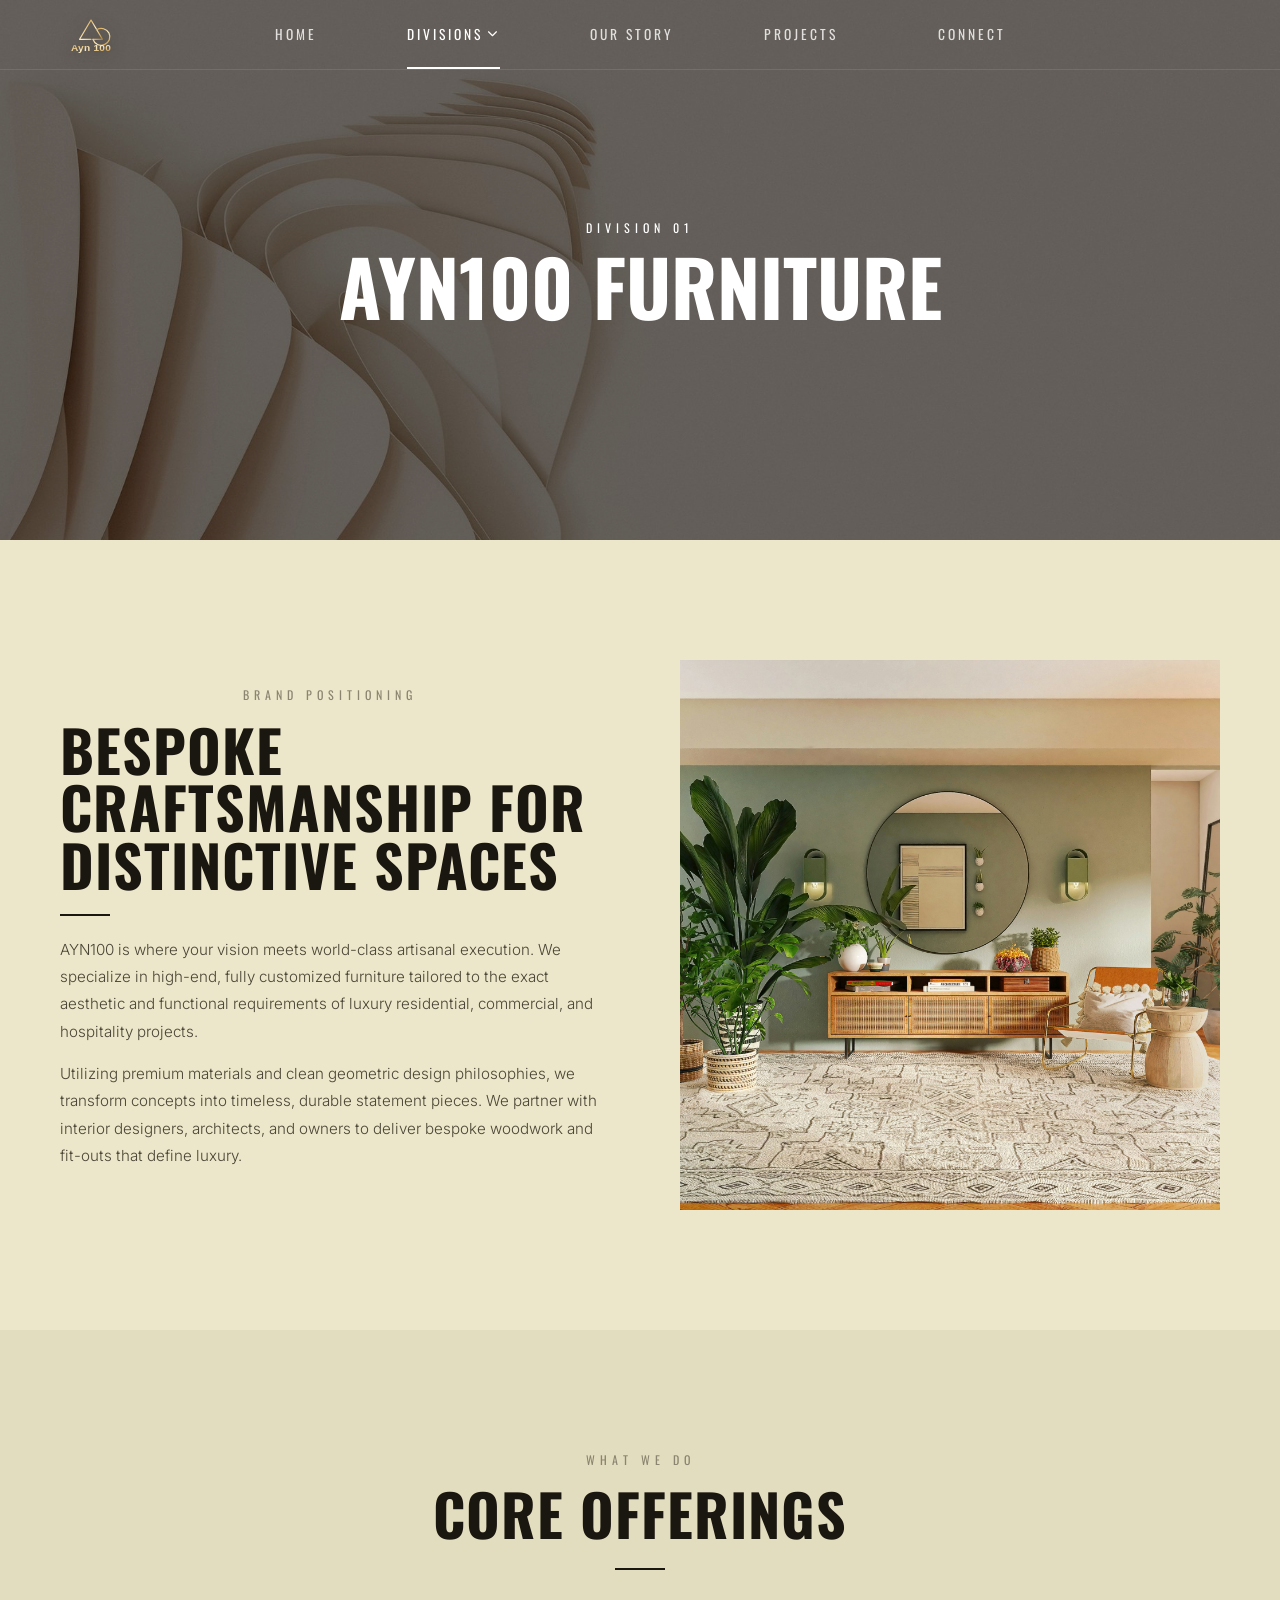
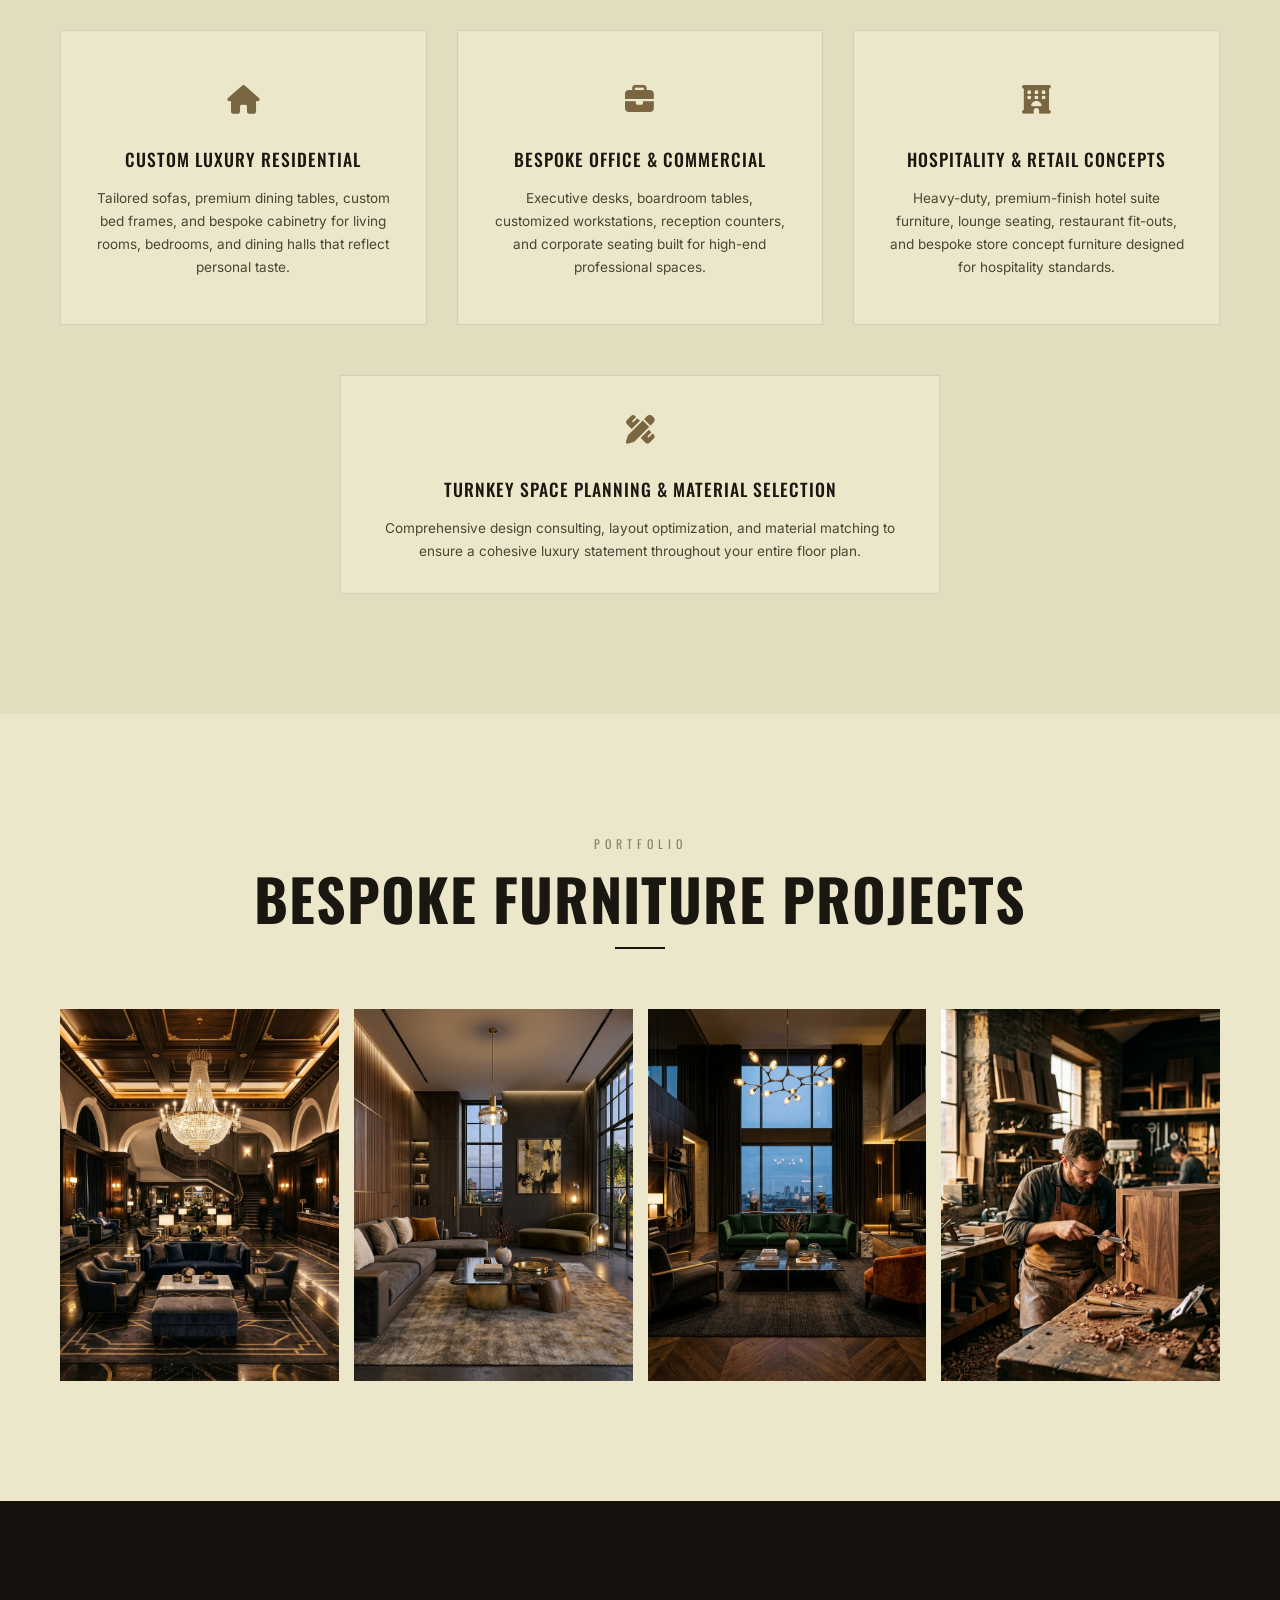
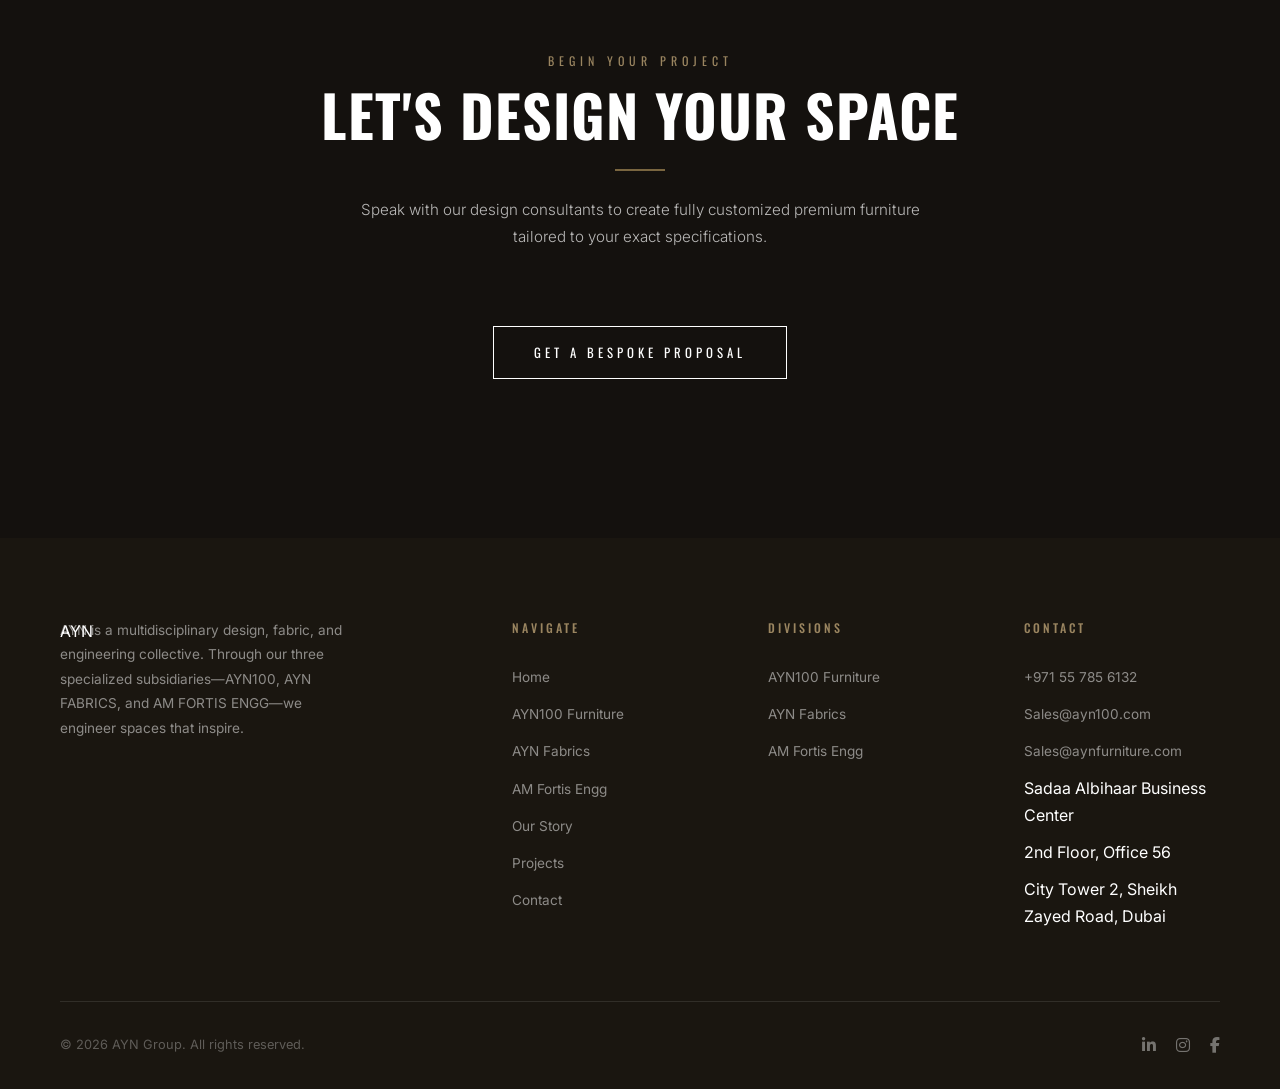
<file: ayn100.html>
<!DOCTYPE html>
<html lang="en">

<head>
  <meta charset="UTF-8">
  <meta name="viewport" content="width=device-width, initial-scale=1.0">
  <title>AYN100 Furniture | Bespoke Customized Luxury Furniture UAE</title>
  <meta name="description"
    content="AYN100 Furniture — Bespoke craftsmanship for luxury residential, commercial, office fit-outs and hospitality projects across UAE. Transforming concepts into statement pieces.">
    <link rel="preconnect" href="https://fonts.googleapis.com">
  <link rel="preconnect" href="https://fonts.gstatic.com" crossorigin>
  <link rel="preconnect" href="https://cdnjs.cloudflare.com" crossorigin>
  <link rel="stylesheet" href="https://fonts.googleapis.com/css2?family=Oswald:wght@300;400;500;600;700&family=Inter:wght@300;400;500;600&family=Cormorant+Garamond:ital,wght@0,300;0,400;0,500;1,300;1,400&display=swap">
  <link rel="stylesheet" href="css/style.css">
  <link rel="stylesheet" href="https://cdnjs.cloudflare.com/ajax/libs/font-awesome/6.5.1/css/all.min.css">
</head>

<body class="division-ayn100">
  <div class="preloader">
    <div class="preloader-logo">AYN</div>
  </div>

  <!-- Navigation -->
  <nav class="nav" id="mainNav">
    <a href="index.html" class="nav-logo">
    <img src="images/logos/ayn100.svg" alt="AYN100 Logo" class="nav-logo-img">
  </a>
    <div class="nav-links">
      <a href="index.html">Home</a>
      <div class="nav-dropdown">
        <a href="#" class="dropdown-trigger active">Divisions <i class="fas fa-chevron-down" style="font-size:0.65rem;margin-left:4px;"></i></a>
        <div class="dropdown-content">
          <a href="ayn100.html" style="color:var(--gold-light) !important;">AYN100 Furniture</a>
          <a href="fabrics.html">AYN Fabrics</a>
          <a href="fortis.html">AM Fortis Engg</a>
        </div>
      </div>
      <a href="about.html">Our Story</a>
      <a href="projects.html">Projects</a>
      <a href="contact.html" class="nav-cta">Connect</a>
    </div>
    <div class="hamburger" id="hamburger"><span></span><span></span><span></span></div>
  </nav>
  <div class="mobile-menu" id="mobileMenu">
    <a href="index.html">Home</a>
    <a href="ayn100.html">AYN100 Furniture</a>
    <a href="fabrics.html">AYN Fabrics</a>
    <a href="fortis.html">AM Fortis Engg</a>
    <a href="about.html">Our Story</a>
    <a href="projects.html">Projects</a>
    <a href="contact.html">Connect</a>
  </div>

  <!-- Page Header -->
  <section class="page-header">
    <div class="parallax-bg" style="background-image: url('images/beigebg.jpg');"></div>
    <div class="hero-overlay-dark" style="background: rgba(10, 10, 10, 0.45);"></div>
    <div class="page-header-content">
      <p class="section-tag" style="animation: fadeUp 1s 0.3s forwards; opacity:0; color: #fff;">Division 01</p>
      <h1 style="animation: fadeUp 1s 0.6s forwards; opacity:0; color: #fff;">AYN100 FURNITURE</h1>
    </div>
  </section>

  <!-- Intro Section -->
  <section class="section">
    <div class="container">
      <div class="about-grid" style="margin-top: 0;">
        <div class="about-text reveal-left">
          <p class="section-tag">Brand Positioning</p>
          <h2 class="section-title" style="text-align: left;">Bespoke Craftsmanship for Distinctive Spaces</h2>
          <div class="section-divider" style="margin: 20px 0;"></div>
          <p class="section-subtitle" style="text-align: left; max-width: 100%;">
            AYN100 is where your vision meets world-class artisanal execution. We specialize in high-end, fully customized furniture tailored to the exact aesthetic and functional requirements of luxury residential, commercial, and hospitality projects.
          </p>
          <p class="section-subtitle" style="text-align: left; max-width: 100%; margin-top: 15px;">
            Utilizing premium materials and clean geometric design philosophies, we transform concepts into timeless, durable statement pieces. We partner with interior designers, architects, and owners to deliver bespoke woodwork and fit-outs that define luxury.
          </p>
        </div>
        <div class="about-image reveal-right">
          <img src="images/ss.jpg" alt="AYN100 Artisanal Woodworking">
        </div>
      </div>
    </div>
  </section>

  <!-- Core Offerings -->
  <section class="section" style="background: var(--bg-alt);">
    <div class="container">
      <div style="text-align: center;" class="reveal">
        <p class="section-tag">What We Do</p>
        <h2 class="section-title">Core Offerings</h2>
        <div class="section-divider" style="margin: 25px auto;"></div>
      </div>
      <div class="values-grid">
        <div class="value-card reveal">
          <div class="value-icon"><i class="fas fa-home"></i></div>
          <h3>Custom Luxury Residential</h3>
          <p>Tailored sofas, premium dining tables, custom bed frames, and bespoke cabinetry for living rooms, bedrooms, and dining halls that reflect personal taste.</p>
        </div>
        <div class="value-card reveal">
          <div class="value-icon"><i class="fas fa-briefcase"></i></div>
          <h3>Bespoke Office & Commercial</h3>
          <p>Executive desks, boardroom tables, customized workstations, reception counters, and corporate seating built for high-end professional spaces.</p>
        </div>
        <div class="value-card reveal">
          <div class="value-icon"><i class="fas fa-hotel"></i></div>
          <h3>Hospitality & Retail Concepts</h3>
          <p>Heavy-duty, premium-finish hotel suite furniture, lounge seating, restaurant fit-outs, and bespoke store concept furniture designed for hospitality standards.</p>
        </div>
      </div>
      <div style="text-align: center; margin-top: 50px;" class="reveal">
        <div class="value-card" style="max-width: 600px; margin: 0 auto; padding: 30px;">
          <div class="value-icon"><i class="fas fa-pencil-ruler"></i></div>
          <h3>Turnkey Space Planning & Material Selection</h3>
          <p>Comprehensive design consulting, layout optimization, and material matching to ensure a cohesive luxury statement throughout your entire floor plan.</p>
        </div>
      </div>
    </div>
  </section>

  <!-- Division Specific Projects -->
  <section class="section">
    <div class="container">
      <div class="reveal">
        <p class="section-tag">Portfolio</p>
        <h2 class="section-title">Bespoke Furniture Projects</h2>
        <div class="section-divider" style="margin: 20px auto;"></div>
      </div>
      <div class="projects-grid">
        <div class="project-card reveal">
          <img src="images/project-hotel.png" alt="Grand Hyatt Interiors">
          <div class="project-overlay">
            <h3>Grand Hyatt Suite Fit-out</h3>
            <p>Hotel &bull; Dubai</p>
          </div>
        </div>
        <div class="project-card reveal">
          <img src="images/project-residential.png" alt="Palm Jumeirah Villa">
          <div class="project-overlay">
            <h3>Palm Jumeirah Luxury Villa</h3>
            <p>Residential &bull; Dubai</p>
          </div>
        </div>
        <div class="project-card reveal">
          <img src="images/hero-main.png" alt="Executive Lounge">
          <div class="project-overlay">
            <h3>Executive Business Lounge</h3>
            <p>Commercial &bull; Abu Dhabi</p>
          </div>
        </div>
        <div class="project-card reveal">
          <img src="images/about-craft.png" alt="Boutique Hotel Suites">
          <div class="project-overlay">
            <h3>Boutique Hotel Suites</h3>
            <p>Hotel &bull; Sharjah</p>
          </div>
        </div>
      </div>
    </div>
  </section>

  <!-- CTA -->
  <section class="cta-section">
    <div class="parallax-bg" style="background-image: url('images/bg3.jpg');"></div>
    <div class="hero-overlay-dark"></div>
    <div class="container" style="position:relative; z-index:2;">
      <div class="reveal">
        <p class="section-tag" style="text-align:center;">Begin Your Project</p>
        <h2 class="section-title" style="text-align:center;">Let's Design Your Space</h2>
        <div class="section-divider" style="margin:25px auto;"></div>
        <p class="section-subtitle" style="text-align:center; margin:0 auto 40px; color: rgba(255,255,255,0.7);">
          Speak with our design consultants to create fully customized premium furniture tailored to your exact specifications.
        </p>
        <div style="text-align:center;">
          <a href="contact.html?division=ayn100" class="hero-btn" style="opacity:1;animation:none;"><span>Get a Bespoke Proposal</span></a>
        </div>
      </div>
    </div>
  </section>

  <!-- Footer -->
  <footer class="footer">
    <div class="container">
      <div class="footer-grid">
        <div class="footer-brand">
          <a href="index.html" class="nav-logo">AYN</a>
          <p>
            AYN is a multidisciplinary design, fabric, and engineering collective. Through our three specialized subsidiaries—AYN100, AYN FABRICS, and AM FORTIS ENGG—we engineer spaces that inspire.
          </p>
        </div>
        <div>
          <h4>Navigate</h4>
          <ul>
            <li><a href="index.html">Home</a></li>
            <li><a href="ayn100.html">AYN100 Furniture</a></li>
            <li><a href="fabrics.html">AYN Fabrics</a></li>
            <li><a href="fortis.html">AM Fortis Engg</a></li>
            <li><a href="about.html">Our Story</a></li>
            <li><a href="projects.html">Projects</a></li>
            <li><a href="contact.html">Contact</a></li>
          </ul>
        </div>
        <div>
          <h4>Divisions</h4>
          <ul>
            <li><a href="ayn100.html">AYN100 Furniture</a></li>
            <li><a href="fabrics.html">AYN Fabrics</a></li>
            <li><a href="fortis.html">AM Fortis Engg</a></li>
          </ul>
        </div>
        <div>
          <h4>Contact</h4>
          <ul>
            <li><a href="tel:+971557856132">+971 55 785 6132</a></li>
            <li><a href="mailto:Sales@ayn100.com">Sales@ayn100.com</a></li>
            <li><a href="mailto:Sales@aynfurniture.com">Sales@aynfurniture.com</a></li>
            <li>Sadaa Albihaar Business Center</li>
            <li>2nd Floor, Office 56</li>
            <li>City Tower 2, Sheikh Zayed Road, Dubai</li>
          </ul>
        </div>
      </div>
      <div class="footer-bottom">
        <p>&copy; 2026 AYN Group. All rights reserved.</p>
        <div class="social-links">
          <a href="https://www.linkedin.com/in/anm-furniture" target="_blank"><i class="fab fa-linkedin-in"></i></a>
          <a href="#"><i class="fab fa-instagram"></i></a>
          <a href="#"><i class="fab fa-facebook-f"></i></a>
        </div>
      </div>
    </div>
  </footer>
  <script src="js/main.js"></script>
</body>

</html>
</file>
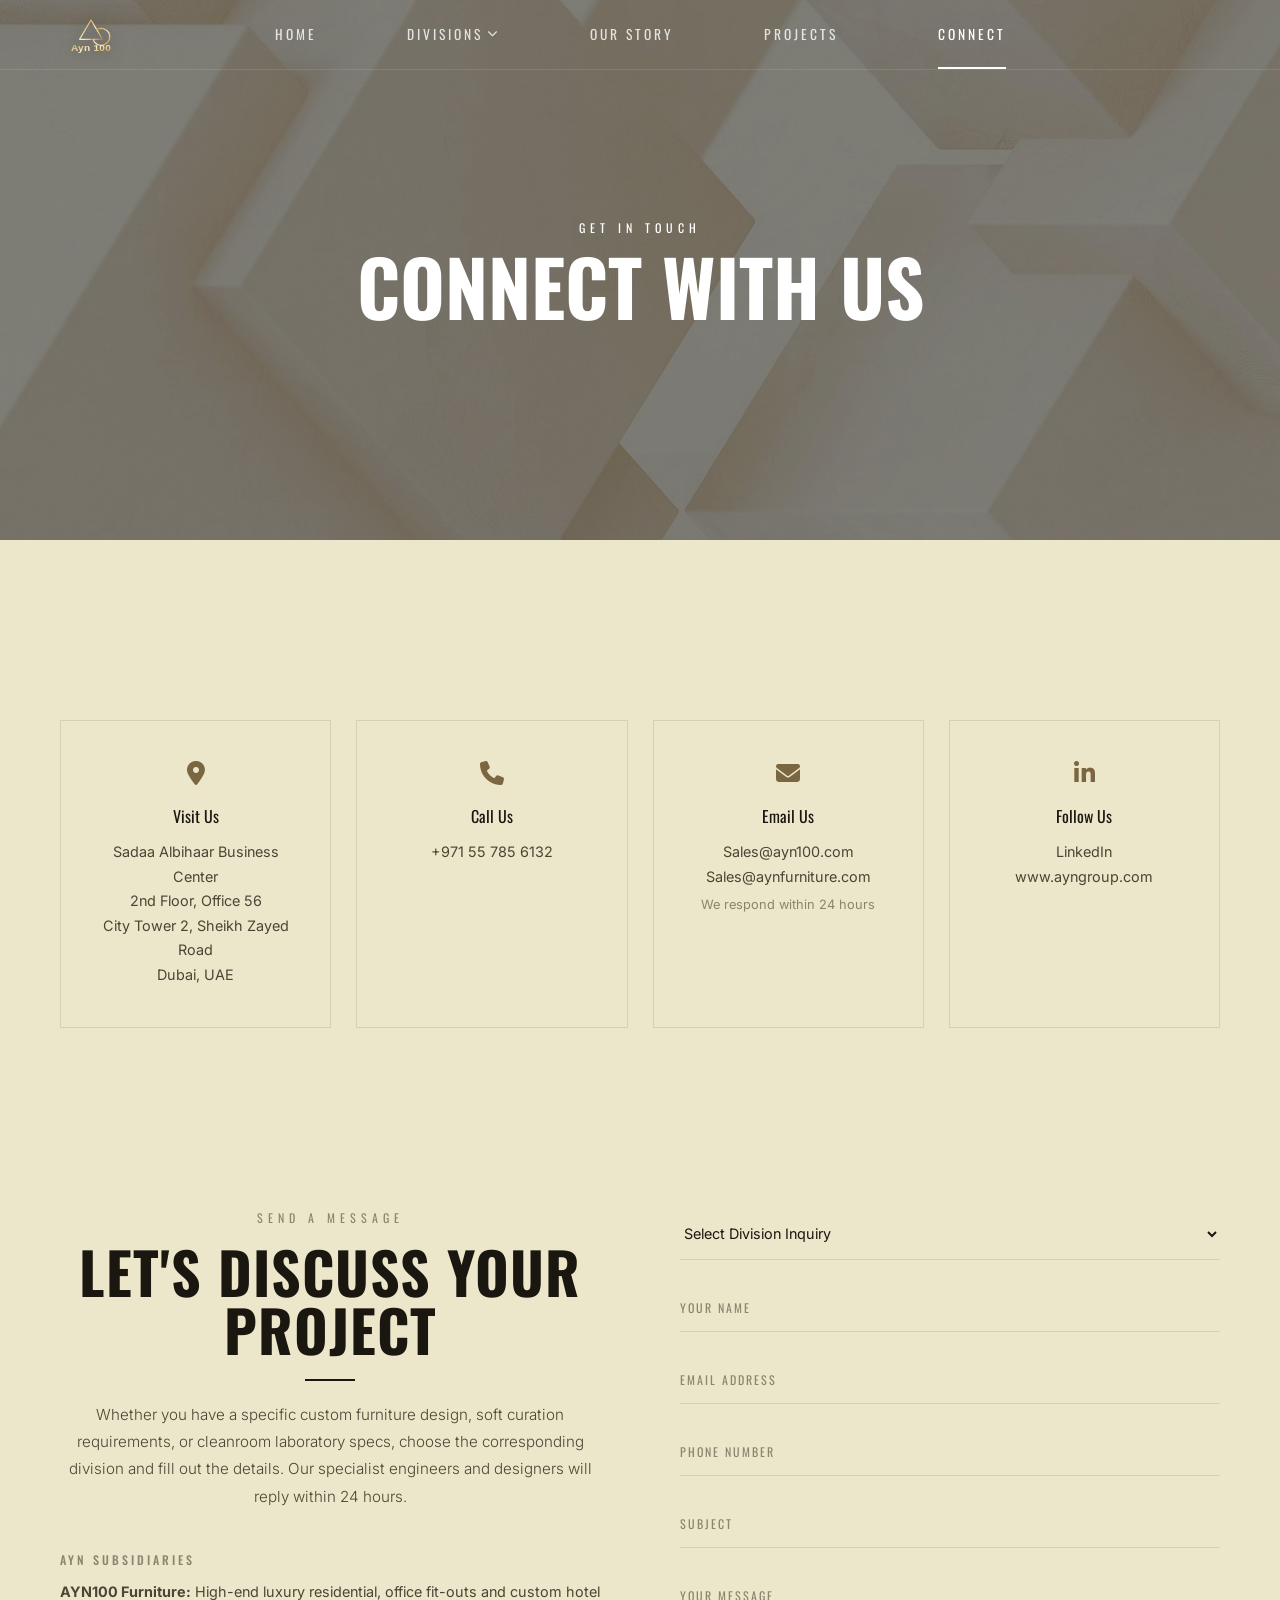
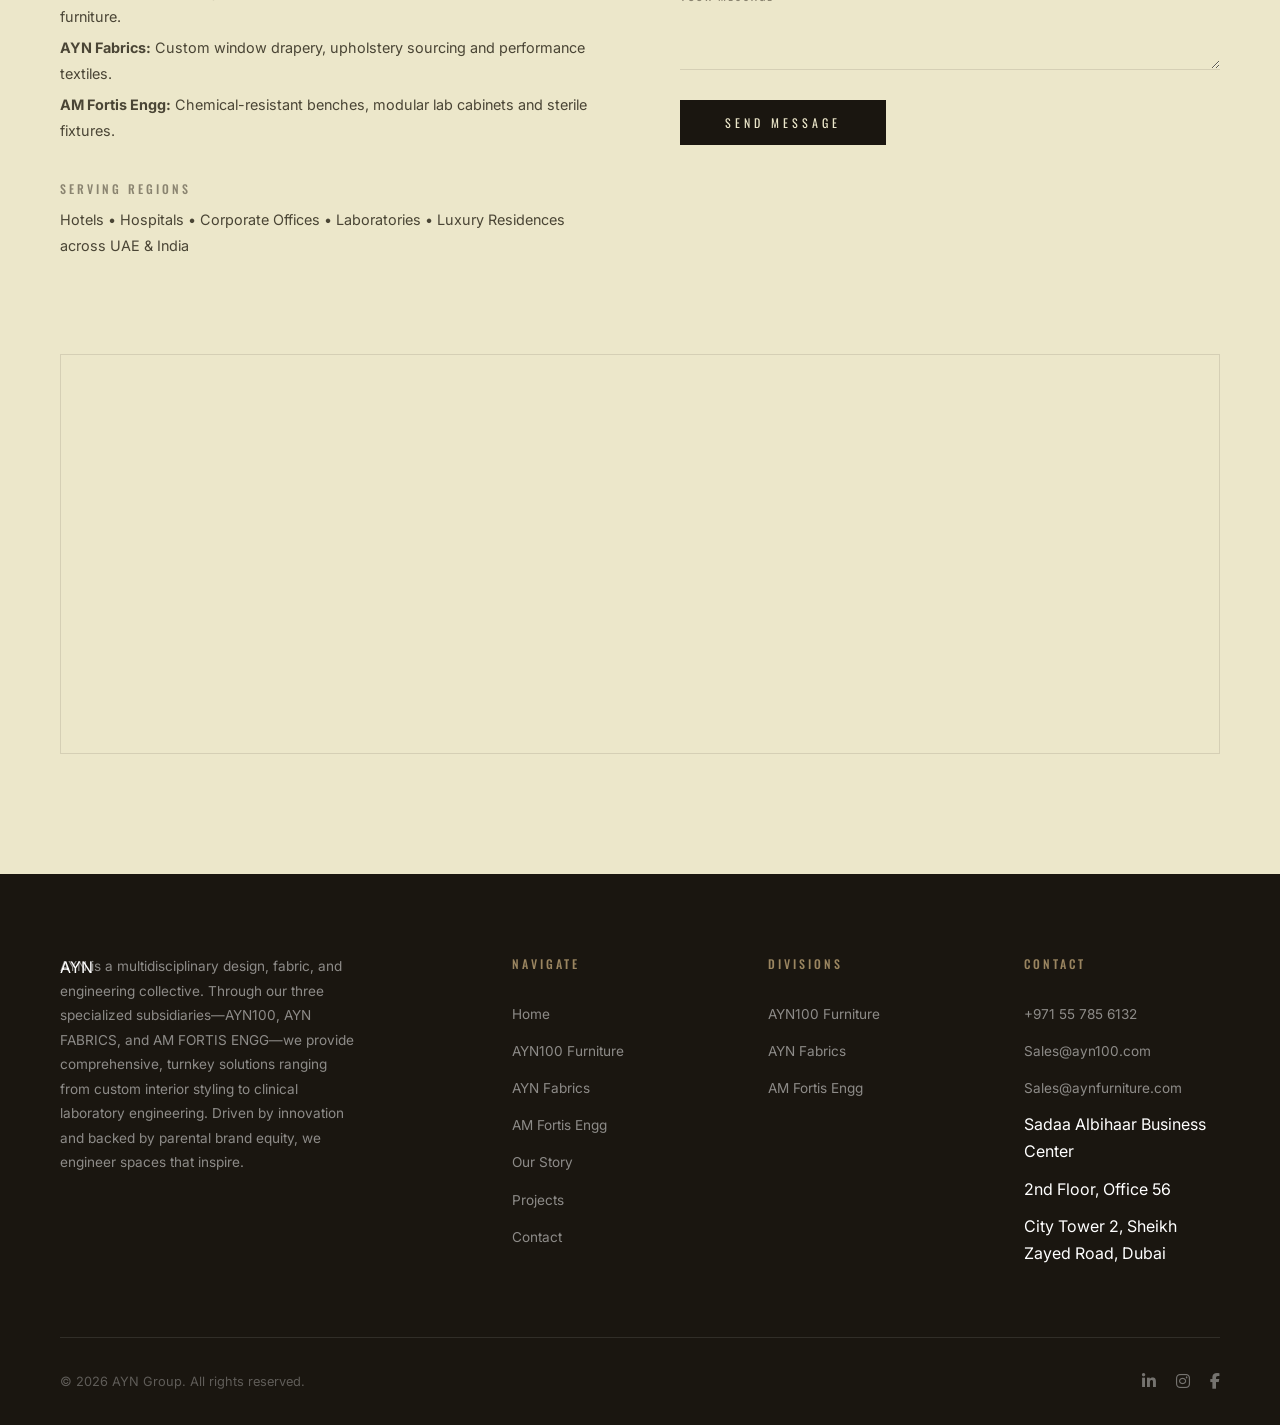
<file: contact.html>
<!DOCTYPE html>
<html lang="en">

<head>
  <meta charset="UTF-8">
  <meta name="viewport" content="width=device-width, initial-scale=1.0">
  <title>Connect With Us | AYN Group</title>
  <meta name="description"
    content="Get in touch with AYN Group collective. Direct inquiries to our specialized divisions: AYN100 Furniture, AYN Fabrics, or AM Fortis Engineering.">
    <link rel="preconnect" href="https://fonts.googleapis.com">
  <link rel="preconnect" href="https://fonts.gstatic.com" crossorigin>
  <link rel="preconnect" href="https://cdnjs.cloudflare.com" crossorigin>
  <link rel="stylesheet" href="https://fonts.googleapis.com/css2?family=Oswald:wght@300;400;500;600;700&family=Inter:wght@300;400;500;600&family=Cormorant+Garamond:ital,wght@0,300;0,400;0,500;1,300;1,400&display=swap">
  <link rel="stylesheet" href="css/style.css">
  <link rel="stylesheet" href="https://cdnjs.cloudflare.com/ajax/libs/font-awesome/6.5.1/css/all.min.css">
  <style>
    .map-container {
      width: 100%;
      height: 400px;
      margin-top: 60px;
      border: 1px solid var(--border);
      overflow: hidden;
    }

    .map-container iframe {
      width: 100%;
      height: 100%;
      border: 0;
      filter: grayscale(80%) contrast(1.1) brightness(0.7);
      transition: filter .5s;
    }

    .map-container:hover iframe {
      filter: grayscale(40%) contrast(1) brightness(0.8);
    }

    .contact-cards {
      display: grid;
      grid-template-columns: repeat(4, 1fr);
      gap: 25px;
      margin-top: 60px;
    }

    .contact-card {
      padding: 40px 30px;
      border: 1px solid var(--border);
      text-align: center;
      transition: all .5s var(--ease);
      background: var(--bg);
    }

    .contact-card:hover {
      border-color: var(--gold-light);
      transform: translateY(-5px);
    }

    .contact-card i {
      font-size: 1.5rem;
      color: var(--gold);
      margin-bottom: 18px;
    }

    .contact-card h3 {
      font-family: var(--font-heading);
      font-size: 1rem;
      font-weight: 400;
      margin-bottom: 10px;
    }

    .contact-card p,
    .contact-card a {
      font-size: .9rem;
      color: var(--text-light);
      line-height: 1.7;
    }

    .contact-card a:hover {
      color: var(--gold);
    }

    @media(max-width:1024px) {
      .contact-cards {
        grid-template-columns: repeat(2, 1fr);
      }
    }

    @media(max-width:768px) {
      .contact-cards {
        grid-template-columns: 1fr;
      }
    }
  </style>
</head>

<body>
  <div class="preloader">
    <div class="preloader-logo">AYN</div>
  </div>

  <!-- Navigation -->
  <nav class="nav" id="mainNav">
    <a href="index.html" class="nav-logo">
    <img src="images/logos/ayn100.svg" alt="AYN100 Logo" class="nav-logo-img">
  </a>
    <div class="nav-links">
      <a href="index.html">Home</a>
      <div class="nav-dropdown">
        <a href="#" class="dropdown-trigger">Divisions <i class="fas fa-chevron-down" style="font-size:0.65rem;margin-left:4px;"></i></a>
        <div class="dropdown-content">
          <a href="ayn100.html">AYN100 Furniture</a>
          <a href="fabrics.html">AYN Fabrics</a>
          <a href="fortis.html">AM Fortis Engg</a>
        </div>
      </div>
      <a href="about.html">Our Story</a>
      <a href="projects.html">Projects</a>
      <a href="contact.html" class="nav-cta active">Connect</a>
    </div>
    <div class="hamburger" id="hamburger"><span></span><span></span><span></span></div>
  </nav>
  <div class="mobile-menu" id="mobileMenu">
    <a href="index.html">Home</a>
    <a href="ayn100.html">AYN100 Furniture</a>
    <a href="fabrics.html">AYN Fabrics</a>
    <a href="fortis.html">AM Fortis Engg</a>
    <a href="about.html">Our Story</a>
    <a href="projects.html">Projects</a>
    <a href="contact.html">Connect</a>
  </div>

  <section class="page-header">
    <div class="parallax-bg" style="background-image: url('images/bg3.jpg');"></div>
    <div class="hero-overlay-dark" style="background: rgba(10, 10, 10, 0.45);"></div>
    <div class="page-header-content">
      <p class="section-tag" style="animation:fadeUp 1s .3s forwards;opacity:0; color:#fff;">Get In Touch</p>
      <h1 style="animation:fadeUp 1s .6s forwards;opacity:0; color:#fff;">Connect With Us</h1>
    </div>
  </section>

  <!-- Contact Cards -->
  <section class="section" style="padding-bottom:0;">
    <div class="container">
      <div class="contact-cards">
        <div class="contact-card reveal">
          <i class="fas fa-map-marker-alt"></i>
          <h3>Visit Us</h3>
          <p>Sadaa Albihaar Business Center<br>2nd Floor, Office 56<br>City Tower 2, Sheikh Zayed Road<br>Dubai, UAE</p>
        </div>
        <div class="contact-card reveal">
          <i class="fas fa-phone"></i>
          <h3>Call Us</h3>
          <p><a href="tel:+971557856132">+971 55 785 6132</a></p>
        </div>
        <div class="contact-card reveal">
          <i class="fas fa-envelope"></i>
          <h3>Email Us</h3>
          <p><a href="mailto:Sales@ayn100.com">Sales@ayn100.com</a></p>
          <p><a href="mailto:Sales@aynfurniture.com">Sales@aynfurniture.com</a></p>
          <p style="margin-top:5px;font-size:.8rem;color:var(--text-muted);">We respond within 24 hours</p>
        </div>
        <div class="contact-card reveal">
          <i class="fab fa-linkedin-in"></i>
          <h3>Follow Us</h3>
          <p><a href="https://www.linkedin.com/in/anm-furniture" target="_blank">LinkedIn</a></p>
          <p><a href="index.html">www.ayngroup.com</a></p>
        </div>
      </div>
    </div>
  </section>

  <!-- Contact Form + Info -->
  <section class="section">
    <div class="container">
      <div class="contact-grid">
        <div class="reveal-left">
          <p class="section-tag">Send a Message</p>
          <h2 class="section-title">Let's Discuss Your Project</h2>
          <div class="section-divider"></div>
          <p class="section-subtitle" style="max-width:100%;margin-bottom:40px;">Whether you have a specific custom furniture design, soft curation requirements, or cleanroom laboratory specs, choose the corresponding division and fill out the details. Our specialist engineers and designers will reply within 24 hours.</p>

          <div class="contact-info-item">
            <h3>AYN Subsidiaries</h3>
            <p><strong>AYN100 Furniture:</strong> High-end luxury residential, office fit-outs and custom hotel furniture.</p>
            <p style="margin-top:5px;"><strong>AYN Fabrics:</strong> Custom window drapery, upholstery sourcing and performance textiles.</p>
            <p style="margin-top:5px;"><strong>AM Fortis Engg:</strong> Chemical-resistant benches, modular lab cabinets and sterile fixtures.</p>
          </div>
          <div class="contact-info-item">
            <h3>Serving Regions</h3>
            <p>Hotels • Hospitals • Corporate Offices • Laboratories • Luxury Residences across UAE & India</p>
          </div>
        </div>

        <div class="reveal-right">
          <form class="contact-form" id="contactForm">
            <div class="form-group">
              <select id="division-select" name="division" style="width: 100%; padding: 16px 0; border: none; border-bottom: 1px solid var(--border); background: transparent; color: var(--text); font-family: var(--font-body); font-size: 0.9rem; outline: none;" required>
                <option value="" disabled selected style="background: var(--bg-dark); color: #fff;">Select Division Inquiry</option>
                <option value="general" style="background: var(--bg-dark); color: #fff;">General Corporate Inquiries</option>
                <option value="ayn100" style="background: var(--bg-dark); color: #fff;">AYN100 Furniture (Custom Furniture)</option>
                <option value="fabrics" style="background: var(--bg-dark); color: #fff;">AYN Fabrics (Textiles & Curtains)</option>
                <option value="fortis" style="background: var(--bg-dark); color: #fff;">AM Fortis Engg (Laboratory Furniture)</option>
              </select>
            </div>
            <div class="form-group">
              <input type="text" id="name" name="name" placeholder=" " required>
              <label for="name">Your Name</label>
            </div>
            <div class="form-group">
              <input type="email" id="email" name="email" placeholder=" " required>
              <label for="email">Email Address</label>
            </div>
            <div class="form-group">
              <input type="tel" id="phone" name="phone" placeholder=" ">
              <label for="phone">Phone Number</label>
            </div>
            <div class="form-group">
              <input type="text" id="subject" name="subject" placeholder=" " required>
              <label for="subject">Subject</label>
            </div>
            <div class="form-group">
              <textarea id="message" name="message" placeholder=" " required></textarea>
              <label for="message">Your Message</label>
            </div>
            <button type="submit" class="submit-btn">Send Message</button>
          </form>
        </div>
      </div>

      <!-- Map -->
      <div class="map-container reveal">
        <iframe
          src="https://www.google.com/maps/embed?pb=!1m18!1m12!1m3!1d3610.2!2d55.27!3d25.2!2m3!1f0!2f0!3f0!3m2!1i1024!2i768!4f13.1!3m3!1m2!1s0x0%3A0x0!2zMjXCsDEyJzAwLjAiTiA1NcKwMTYnMTIuMCJF!5e0!3m2!1sen!2sae!4v1234567890"
          allowfullscreen="" loading="lazy" title="AYN Office Location"></iframe>
      </div>
    </div>
  </section>

  <!-- Footer -->
  <footer class="footer">
    <div class="container">
      <div class="footer-grid">
        <div class="footer-brand">
          <a href="index.html" class="nav-logo">AYN</a>
          <p>
            AYN is a multidisciplinary design, fabric, and engineering collective. Through our three specialized subsidiaries—AYN100, AYN FABRICS, and AM FORTIS ENGG—we provide comprehensive, turnkey solutions ranging from custom interior styling to clinical laboratory engineering. Driven by innovation and backed by parental brand equity, we engineer spaces that inspire.
          </p>
        </div>
        <div>
          <h4>Navigate</h4>
          <ul>
            <li><a href="index.html">Home</a></li>
            <li><a href="ayn100.html">AYN100 Furniture</a></li>
            <li><a href="fabrics.html">AYN Fabrics</a></li>
            <li><a href="fortis.html">AM Fortis Engg</a></li>
            <li><a href="about.html">Our Story</a></li>
            <li><a href="projects.html">Projects</a></li>
            <li><a href="contact.html">Contact</a></li>
          </ul>
        </div>
        <div>
          <h4>Divisions</h4>
          <ul>
            <li><a href="ayn100.html">AYN100 Furniture</a></li>
            <li><a href="fabrics.html">AYN Fabrics</a></li>
            <li><a href="fortis.html">AM Fortis Engg</a></li>
          </ul>
        </div>
        <div>
          <h4>Contact</h4>
          <ul>
            <li><a href="tel:+971557856132">+971 55 785 6132</a></li>
            <li><a href="mailto:Sales@ayn100.com">Sales@ayn100.com</a></li>
            <li><a href="mailto:Sales@aynfurniture.com">Sales@aynfurniture.com</a></li>
            <li>Sadaa Albihaar Business Center</li>
            <li>2nd Floor, Office 56</li>
            <li>City Tower 2, Sheikh Zayed Road, Dubai</li>
          </ul>
        </div>
      </div>
      <div class="footer-bottom">
        <p>&copy; 2026 AYN Group. All rights reserved.</p>
        <div class="social-links">
          <a href="https://www.linkedin.com/in/anm-furniture" target="_blank"><i class="fab fa-linkedin-in"></i></a>
          <a href="#"><i class="fab fa-instagram"></i></a>
          <a href="#"><i class="fab fa-facebook-f"></i></a>
        </div>
      </div>
    </div>
  </footer>
  
  <script src="js/main.js"></script>
  <script>
    // Pre-select division dropdown based on URL query param
    window.addEventListener('DOMContentLoaded', () => {
      const urlParams = new URLSearchParams(window.location.search);
      const divisionParam = urlParams.get('division');
      if (divisionParam) {
        const selectEl = document.getElementById('division-select');
        if (selectEl) {
          selectEl.value = divisionParam;
        }
      }
    });
  </script>
</body>

</html>
</file>
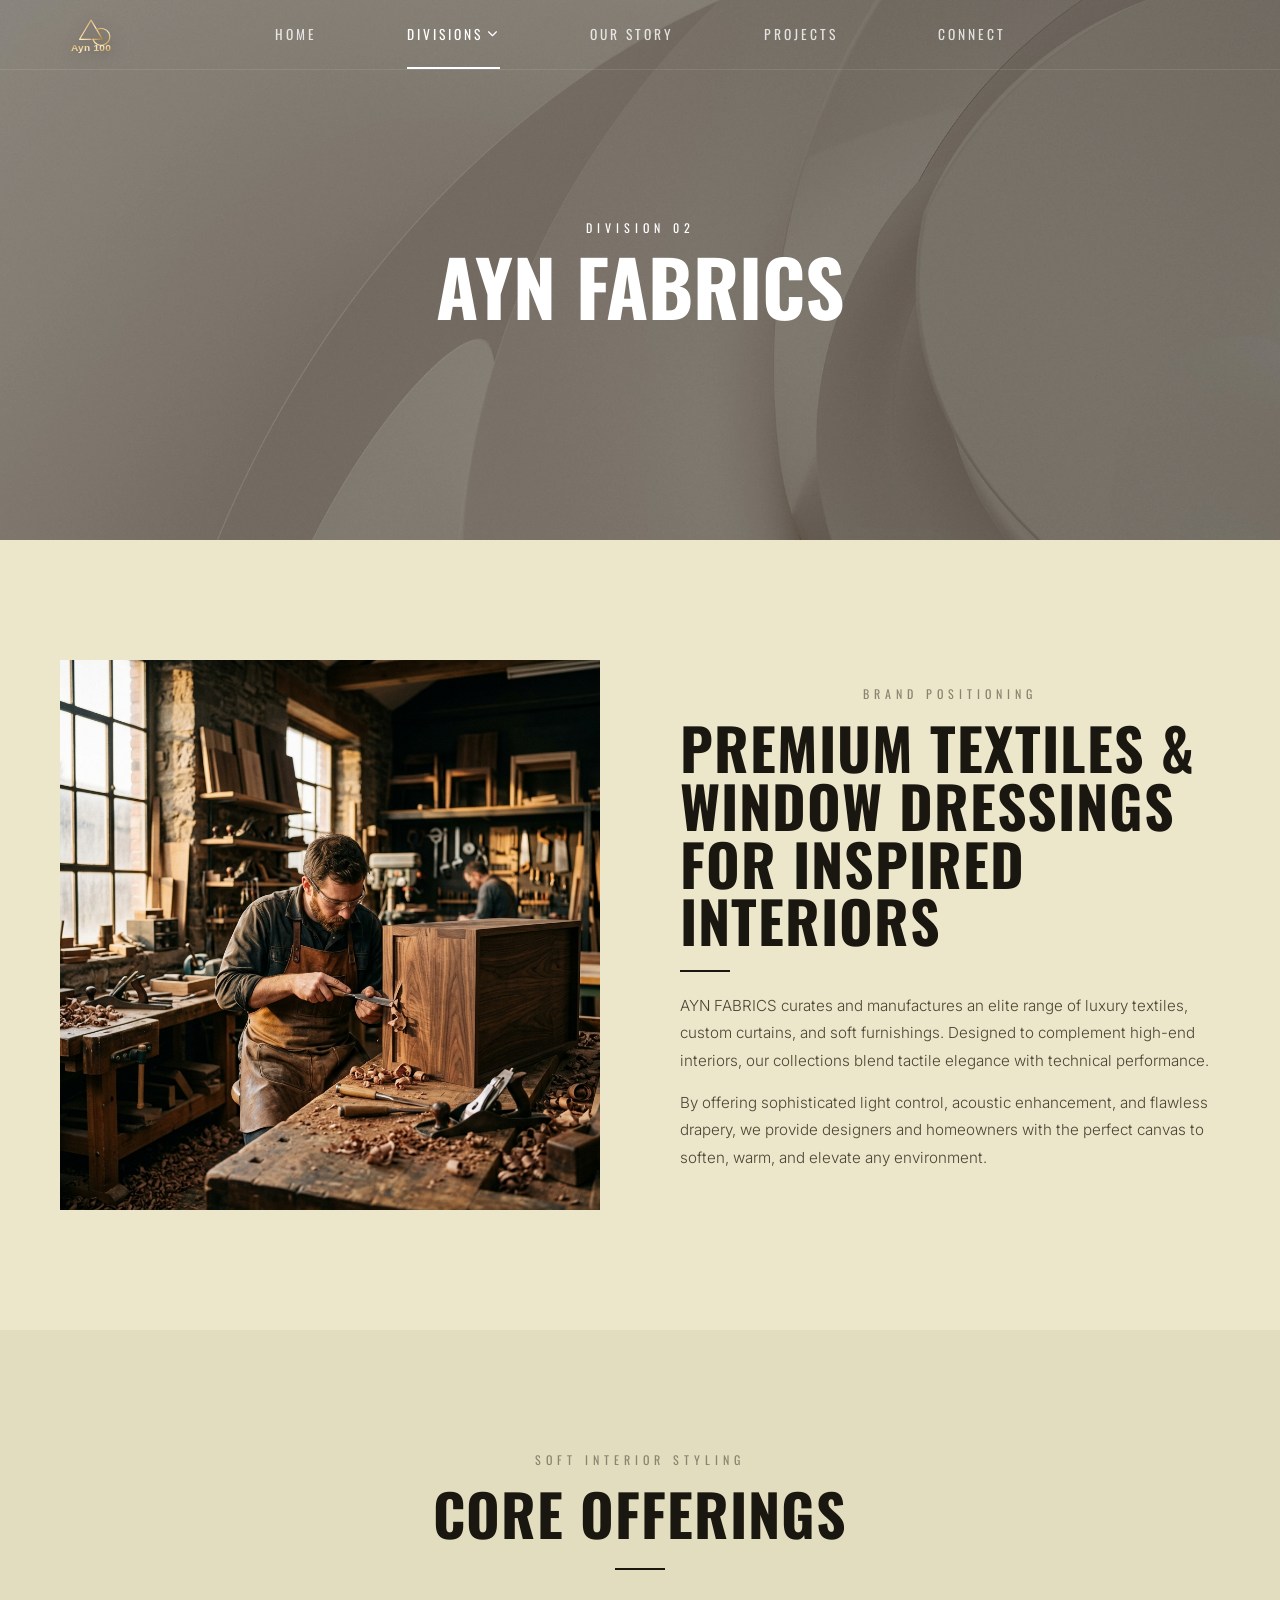
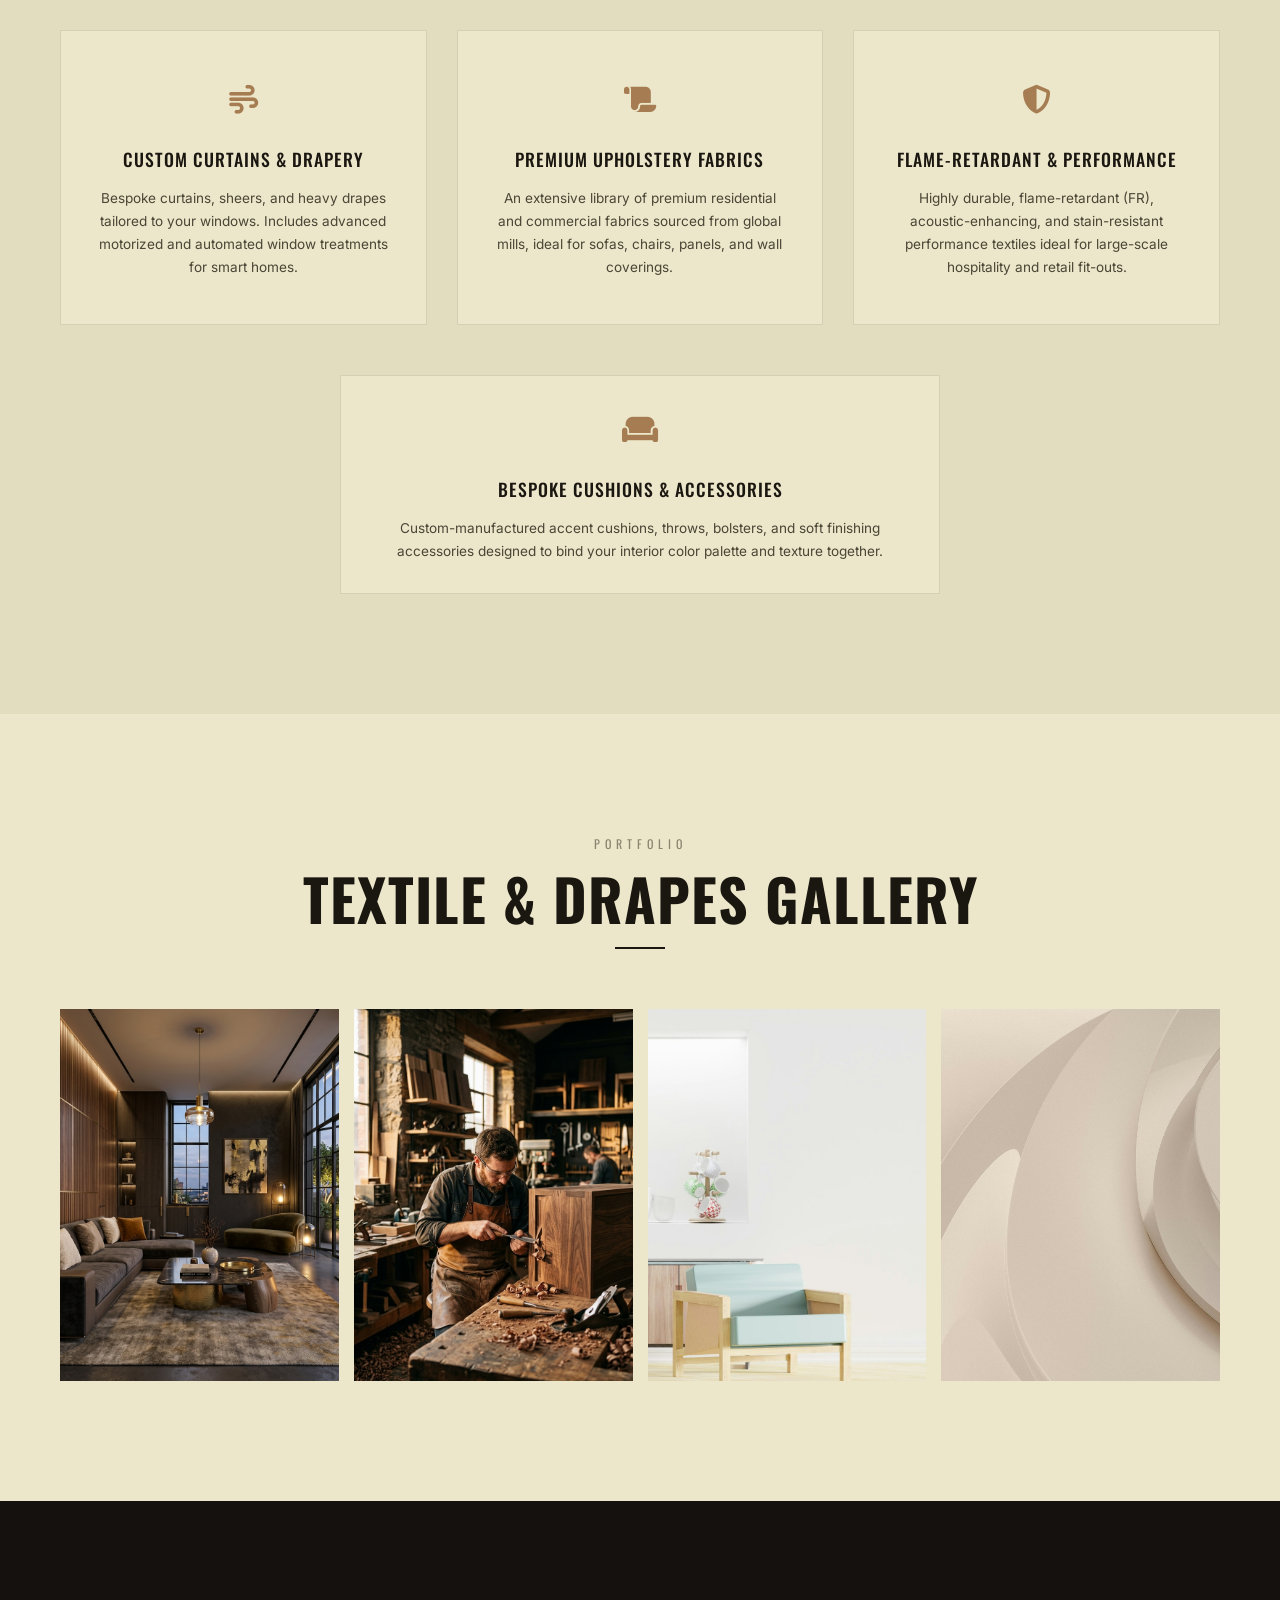
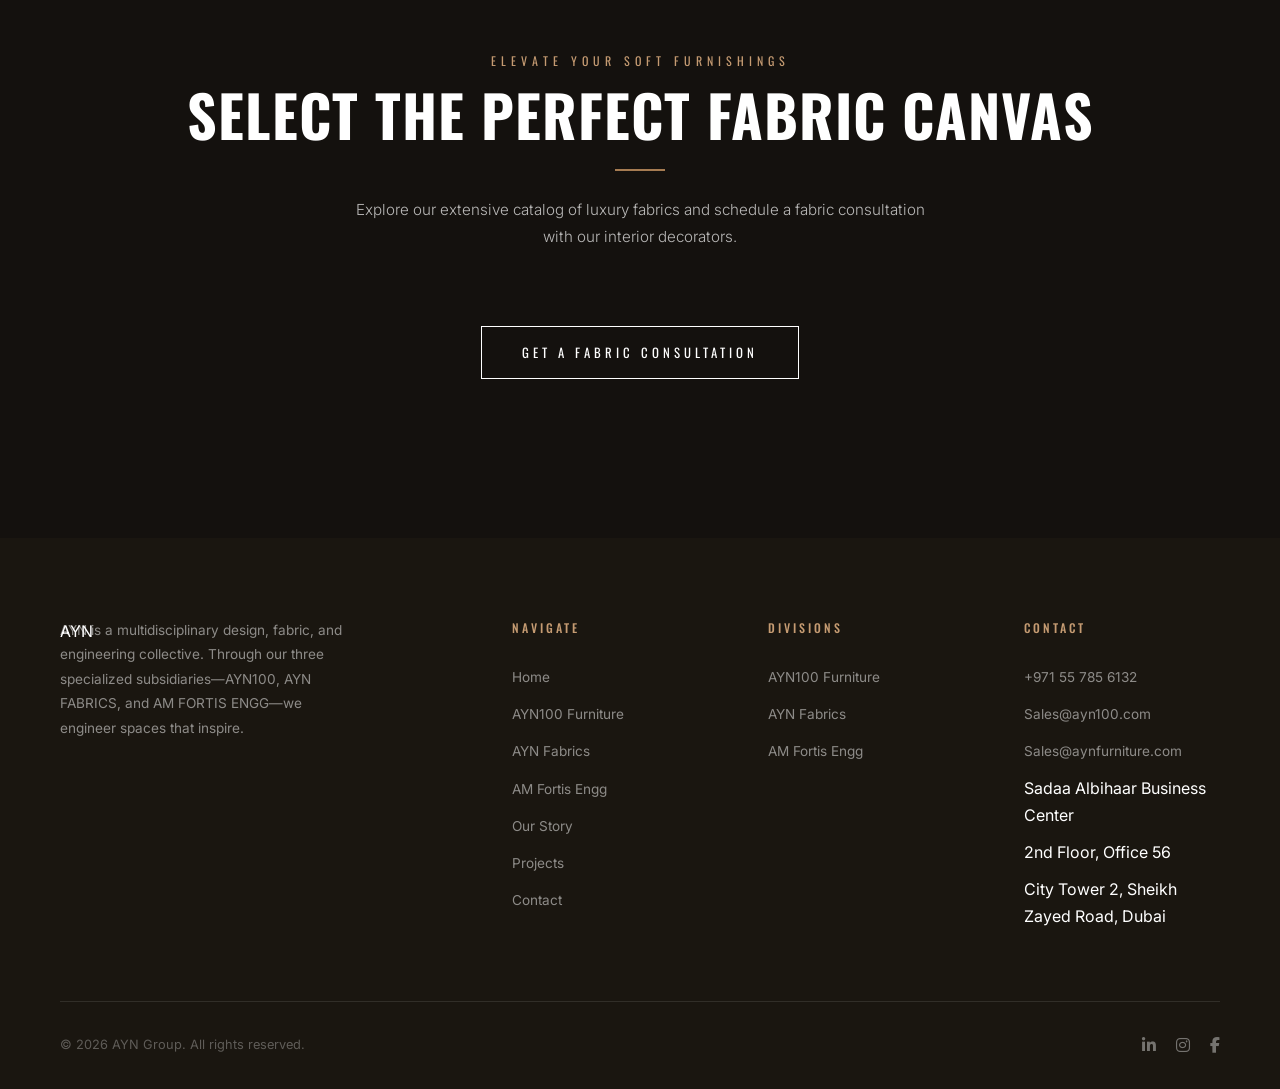
<file: fabrics.html>
<!DOCTYPE html>
<html lang="en">

<head>
  <meta charset="UTF-8">
  <meta name="viewport" content="width=device-width, initial-scale=1.0">
  <title>AYN Fabrics | Premium Textiles & Custom Curtains UAE</title>
  <meta name="description"
    content="AYN Fabrics — Curating and manufacturing luxury textiles, custom curtains, upholstery fabrics and flame-retardant window treatments for inspired interiors across UAE.">
    <link rel="preconnect" href="https://fonts.googleapis.com">
  <link rel="preconnect" href="https://fonts.gstatic.com" crossorigin>
  <link rel="preconnect" href="https://cdnjs.cloudflare.com" crossorigin>
  <link rel="stylesheet" href="https://fonts.googleapis.com/css2?family=Oswald:wght@300;400;500;600;700&family=Inter:wght@300;400;500;600&family=Cormorant+Garamond:ital,wght@0,300;0,400;0,500;1,300;1,400&display=swap">
  <link rel="stylesheet" href="css/style.css">
  <link rel="stylesheet" href="https://cdnjs.cloudflare.com/ajax/libs/font-awesome/6.5.1/css/all.min.css">
</head>

<body class="division-fabrics">
  <div class="preloader">
    <div class="preloader-logo">AYN</div>
  </div>

  <!-- Navigation -->
  <nav class="nav" id="mainNav">
    <a href="index.html" class="nav-logo">
    <img src="images/logos/ayn100.svg" alt="AYN100 Logo" class="nav-logo-img">
  </a>
    <div class="nav-links">
      <a href="index.html">Home</a>
      <div class="nav-dropdown">
        <a href="#" class="dropdown-trigger active">Divisions <i class="fas fa-chevron-down" style="font-size:0.65rem;margin-left:4px;"></i></a>
        <div class="dropdown-content">
          <a href="ayn100.html">AYN100 Furniture</a>
          <a href="fabrics.html" style="color:var(--gold-light) !important;">AYN Fabrics</a>
          <a href="fortis.html">AM Fortis Engg</a>
        </div>
      </div>
      <a href="about.html">Our Story</a>
      <a href="projects.html">Projects</a>
      <a href="contact.html" class="nav-cta">Connect</a>
    </div>
    <div class="hamburger" id="hamburger"><span></span><span></span><span></span></div>
  </nav>
  <div class="mobile-menu" id="mobileMenu">
    <a href="index.html">Home</a>
    <a href="ayn100.html">AYN100 Furniture</a>
    <a href="fabrics.html">AYN Fabrics</a>
    <a href="fortis.html">AM Fortis Engg</a>
    <a href="about.html">Our Story</a>
    <a href="projects.html">Projects</a>
    <a href="contact.html">Connect</a>
  </div>

  <!-- Page Header -->
  <section class="page-header">
    <div class="parallax-bg" style="background-image: url('images/bg2.jpg');"></div>
    <div class="hero-overlay-dark" style="background: rgba(10, 10, 10, 0.45);"></div>
    <div class="page-header-content">
      <p class="section-tag" style="animation: fadeUp 1s 0.3s forwards; opacity:0; color: #fff;">Division 02</p>
      <h1 style="animation: fadeUp 1s 0.6s forwards; opacity:0; color: #fff;">AYN FABRICS</h1>
    </div>
  </section>

  <!-- Intro Section -->
  <section class="section">
    <div class="container">
      <div class="about-grid" style="margin-top: 0;">
        <div class="about-image reveal-left">
          <img src="images/about-craft.png" alt="AYN Fabrics Material Craft">
        </div>
        <div class="about-text reveal-right">
          <p class="section-tag">Brand Positioning</p>
          <h2 class="section-title" style="text-align: left;">Premium Textiles & Window Dressings for Inspired Interiors</h2>
          <div class="section-divider" style="margin: 20px 0;"></div>
          <p class="section-subtitle" style="text-align: left; max-width: 100%;">
            AYN FABRICS curates and manufactures an elite range of luxury textiles, custom curtains, and soft furnishings. Designed to complement high-end interiors, our collections blend tactile elegance with technical performance.
          </p>
          <p class="section-subtitle" style="text-align: left; max-width: 100%; margin-top: 15px;">
            By offering sophisticated light control, acoustic enhancement, and flawless drapery, we provide designers and homeowners with the perfect canvas to soften, warm, and elevate any environment.
          </p>
        </div>
      </div>
    </div>
  </section>

  <!-- Core Offerings -->
  <section class="section" style="background: var(--bg-alt);">
    <div class="container">
      <div style="text-align: center;" class="reveal">
        <p class="section-tag">Soft Interior Styling</p>
        <h2 class="section-title">Core Offerings</h2>
        <div class="section-divider" style="margin: 25px auto;"></div>
      </div>
      <div class="values-grid">
        <div class="value-card reveal">
          <div class="value-icon"><i class="fas fa-wind"></i></div>
          <h3>Custom Curtains & Drapery</h3>
          <p>Bespoke curtains, sheers, and heavy drapes tailored to your windows. Includes advanced motorized and automated window treatments for smart homes.</p>
        </div>
        <div class="value-card reveal">
          <div class="value-icon"><i class="fas fa-scroll"></i></div>
          <h3>Premium Upholstery Fabrics</h3>
          <p>An extensive library of premium residential and commercial fabrics sourced from global mills, ideal for sofas, chairs, panels, and wall coverings.</p>
        </div>
        <div class="value-card reveal">
          <div class="value-icon"><i class="fas fa-shield-halved"></i></div>
          <h3>Flame-Retardant & Performance</h3>
          <p>Highly durable, flame-retardant (FR), acoustic-enhancing, and stain-resistant performance textiles ideal for large-scale hospitality and retail fit-outs.</p>
        </div>
      </div>
      <div style="text-align: center; margin-top: 50px;" class="reveal">
        <div class="value-card" style="max-width: 600px; margin: 0 auto; padding: 30px;">
          <div class="value-icon"><i class="fas fa-couch"></i></div>
          <h3>Bespoke Cushions & Accessories</h3>
          <p>Custom-manufactured accent cushions, throws, bolsters, and soft finishing accessories designed to bind your interior color palette and texture together.</p>
        </div>
      </div>
    </div>
  </section>

  <!-- Division Specific Projects -->
  <section class="section">
    <div class="container">
      <div class="reveal">
        <p class="section-tag">Portfolio</p>
        <h2 class="section-title">Textile & Drapes Gallery</h2>
        <div class="section-divider" style="margin: 20px auto;"></div>
      </div>
      <div class="projects-grid">
        <div class="project-card reveal">
          <img src="images/project-residential.png" alt="Luxury Villa Drapes">
          <div class="project-overlay">
            <h3>Palm Jumeirah Custom Sheers</h3>
            <p>Residential &bull; Dubai</p>
          </div>
        </div>
        <div class="project-card reveal">
          <img src="images/about-craft.png" alt="Hotel Velvet Curtains">
          <div class="project-overlay">
            <h3>Marriott Premium Suite Curtains</h3>
            <p>Hotel &bull; Sharjah</p>
          </div>
        </div>
        <div class="project-card reveal">
          <img src="images/ssb.jpg" alt="Acoustic Wall Panels">
          <div class="project-overlay">
            <h3>Acoustic fabric wall panels</h3>
            <p>Commercial &bull; Dubai</p>
          </div>
        </div>
        <div class="project-card reveal">
          <img src="images/bg2.jpg" alt="Restaurant Upholstery">
          <div class="project-overlay">
            <h3>Bespoke Dining Upholstery</h3>
            <p>Restaurant &bull; Dubai</p>
          </div>
        </div>
      </div>
    </div>
  </section>

  <!-- CTA -->
  <section class="cta-section">
    <div class="parallax-bg" style="background-image: url('images/bg3.jpg');"></div>
    <div class="hero-overlay-dark"></div>
    <div class="container" style="position:relative; z-index:2;">
      <div class="reveal">
        <p class="section-tag" style="text-align:center;">Elevate Your Soft Furnishings</p>
        <h2 class="section-title" style="text-align:center;">Select the Perfect Fabric Canvas</h2>
        <div class="section-divider" style="margin:25px auto;"></div>
        <p class="section-subtitle" style="text-align:center; margin:0 auto 40px; color: rgba(255,255,255,0.7);">
          Explore our extensive catalog of luxury fabrics and schedule a fabric consultation with our interior decorators.
        </p>
        <div style="text-align:center;">
          <a href="contact.html?division=fabrics" class="hero-btn" style="opacity:1;animation:none;"><span>Get a Fabric Consultation</span></a>
        </div>
      </div>
    </div>
  </section>

  <!-- Footer -->
  <footer class="footer">
    <div class="container">
      <div class="footer-grid">
        <div class="footer-brand">
          <a href="index.html" class="nav-logo">AYN</a>
          <p>
            AYN is a multidisciplinary design, fabric, and engineering collective. Through our three specialized subsidiaries—AYN100, AYN FABRICS, and AM FORTIS ENGG—we engineer spaces that inspire.
          </p>
        </div>
        <div>
          <h4>Navigate</h4>
          <ul>
            <li><a href="index.html">Home</a></li>
            <li><a href="ayn100.html">AYN100 Furniture</a></li>
            <li><a href="fabrics.html">AYN Fabrics</a></li>
            <li><a href="fortis.html">AM Fortis Engg</a></li>
            <li><a href="about.html">Our Story</a></li>
            <li><a href="projects.html">Projects</a></li>
            <li><a href="contact.html">Contact</a></li>
          </ul>
        </div>
        <div>
          <h4>Divisions</h4>
          <ul>
            <li><a href="ayn100.html">AYN100 Furniture</a></li>
            <li><a href="fabrics.html">AYN Fabrics</a></li>
            <li><a href="fortis.html">AM Fortis Engg</a></li>
          </ul>
        </div>
        <div>
          <h4>Contact</h4>
          <ul>
            <li><a href="tel:+971557856132">+971 55 785 6132</a></li>
            <li><a href="mailto:Sales@ayn100.com">Sales@ayn100.com</a></li>
            <li><a href="mailto:Sales@aynfurniture.com">Sales@aynfurniture.com</a></li>
            <li>Sadaa Albihaar Business Center</li>
            <li>2nd Floor, Office 56</li>
            <li>City Tower 2, Sheikh Zayed Road, Dubai</li>
          </ul>
        </div>
      </div>
      <div class="footer-bottom">
        <p>&copy; 2026 AYN Group. All rights reserved.</p>
        <div class="social-links">
          <a href="https://www.linkedin.com/in/anm-furniture" target="_blank"><i class="fab fa-linkedin-in"></i></a>
          <a href="#"><i class="fab fa-instagram"></i></a>
          <a href="#"><i class="fab fa-facebook-f"></i></a>
        </div>
      </div>
    </div>
  </footer>
  <script src="js/main.js"></script>
</body>

</html>
</file>
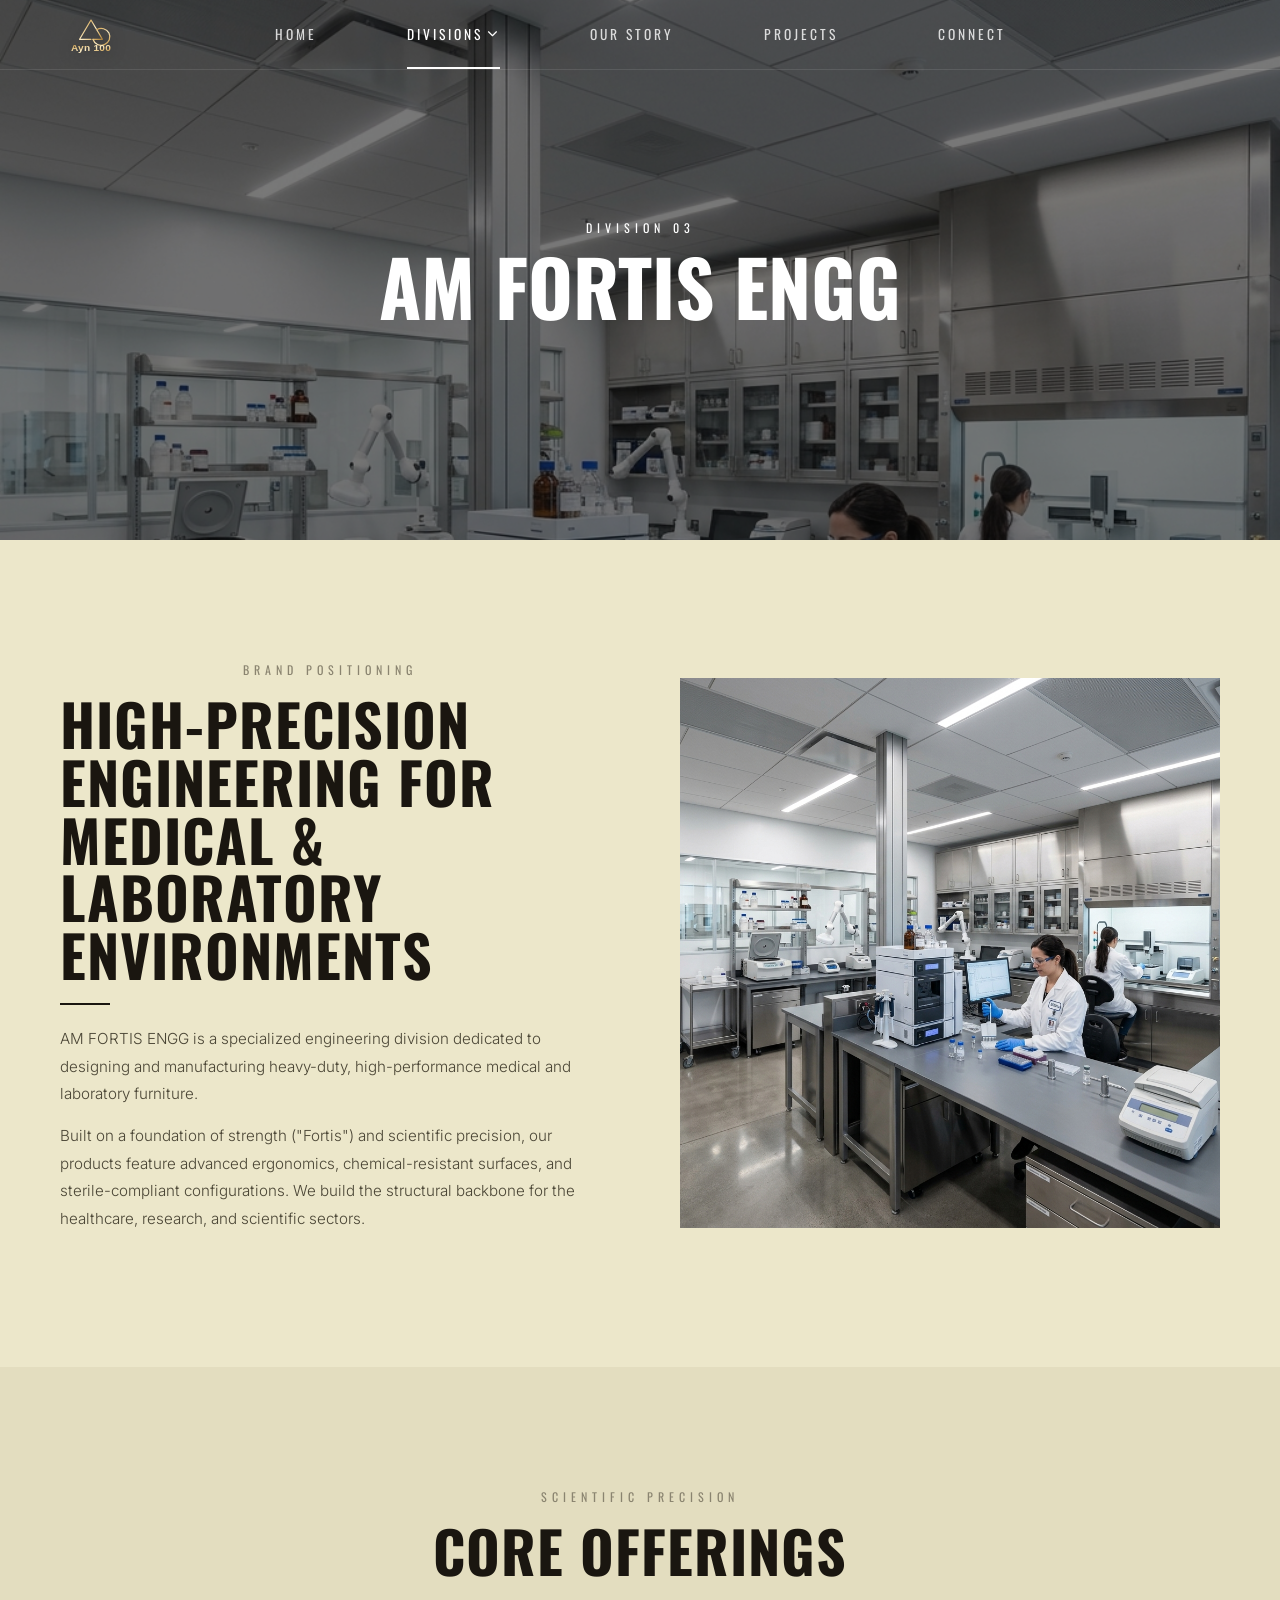
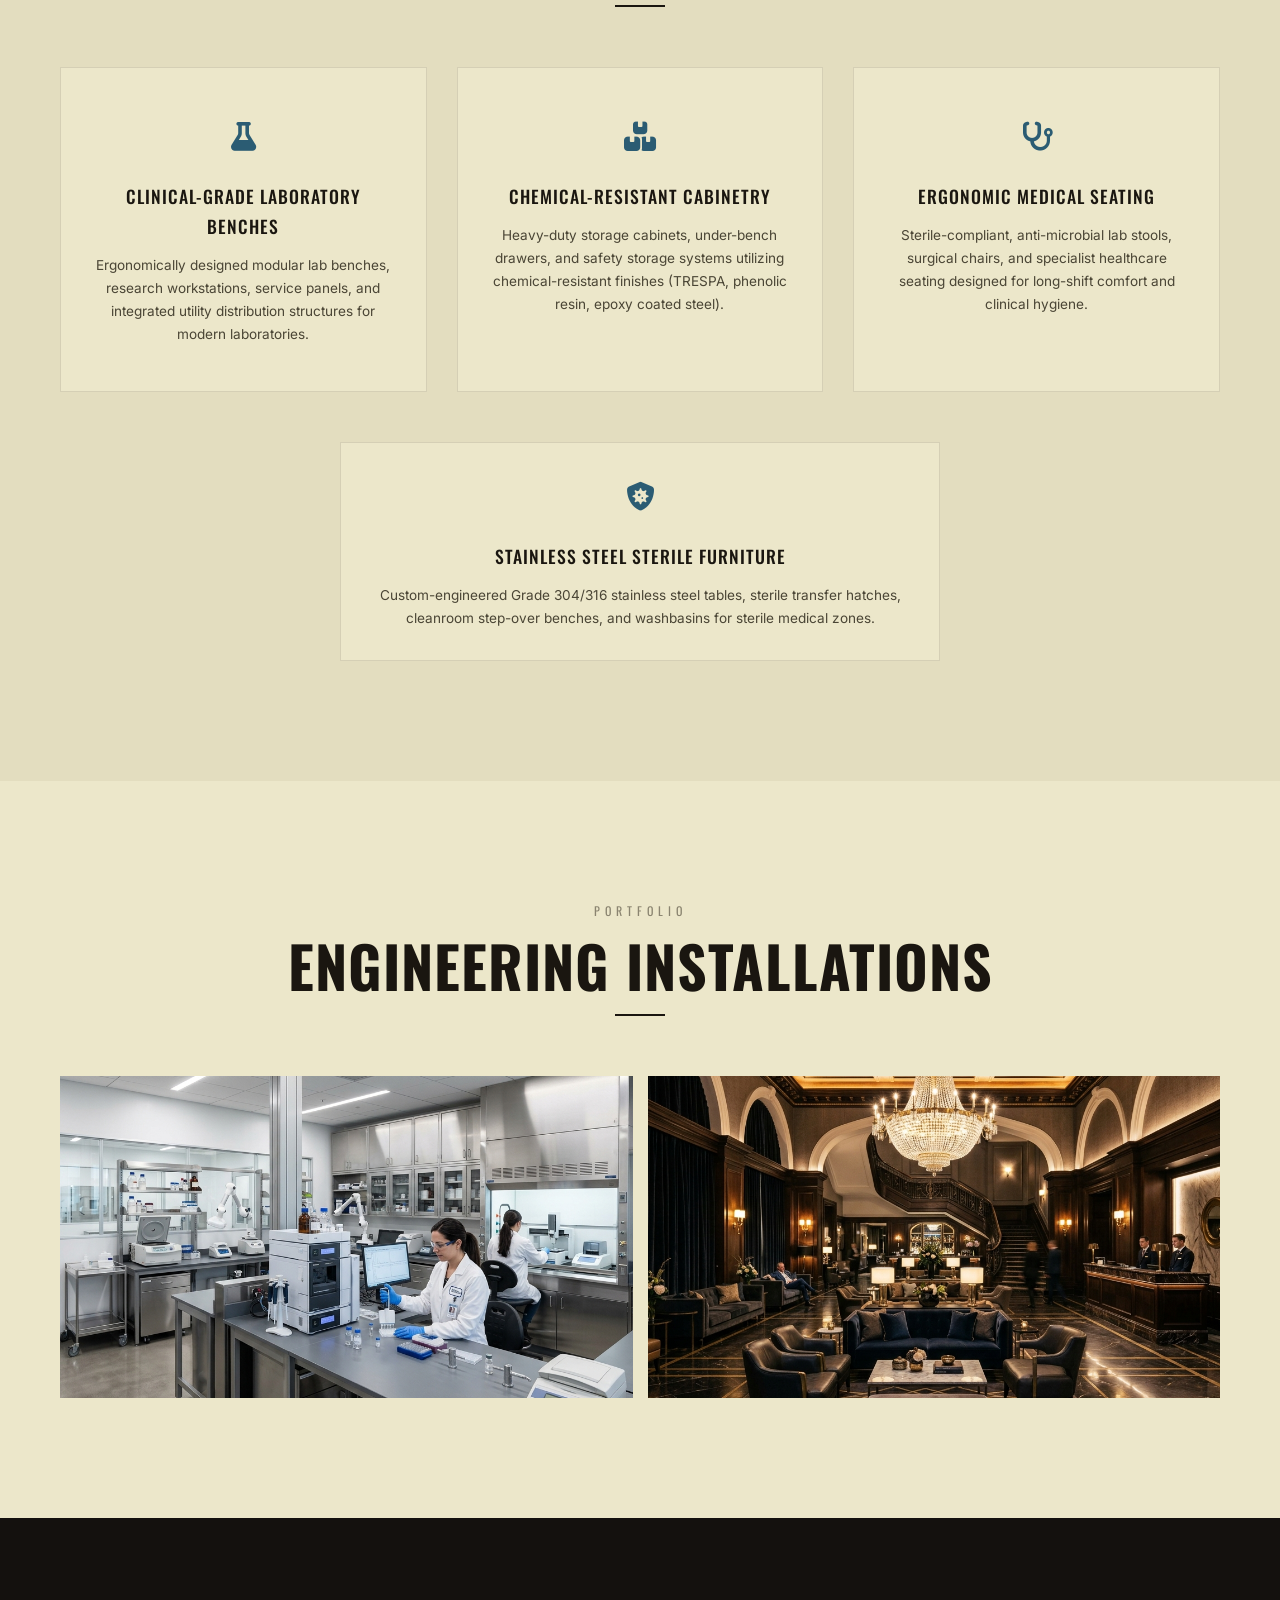
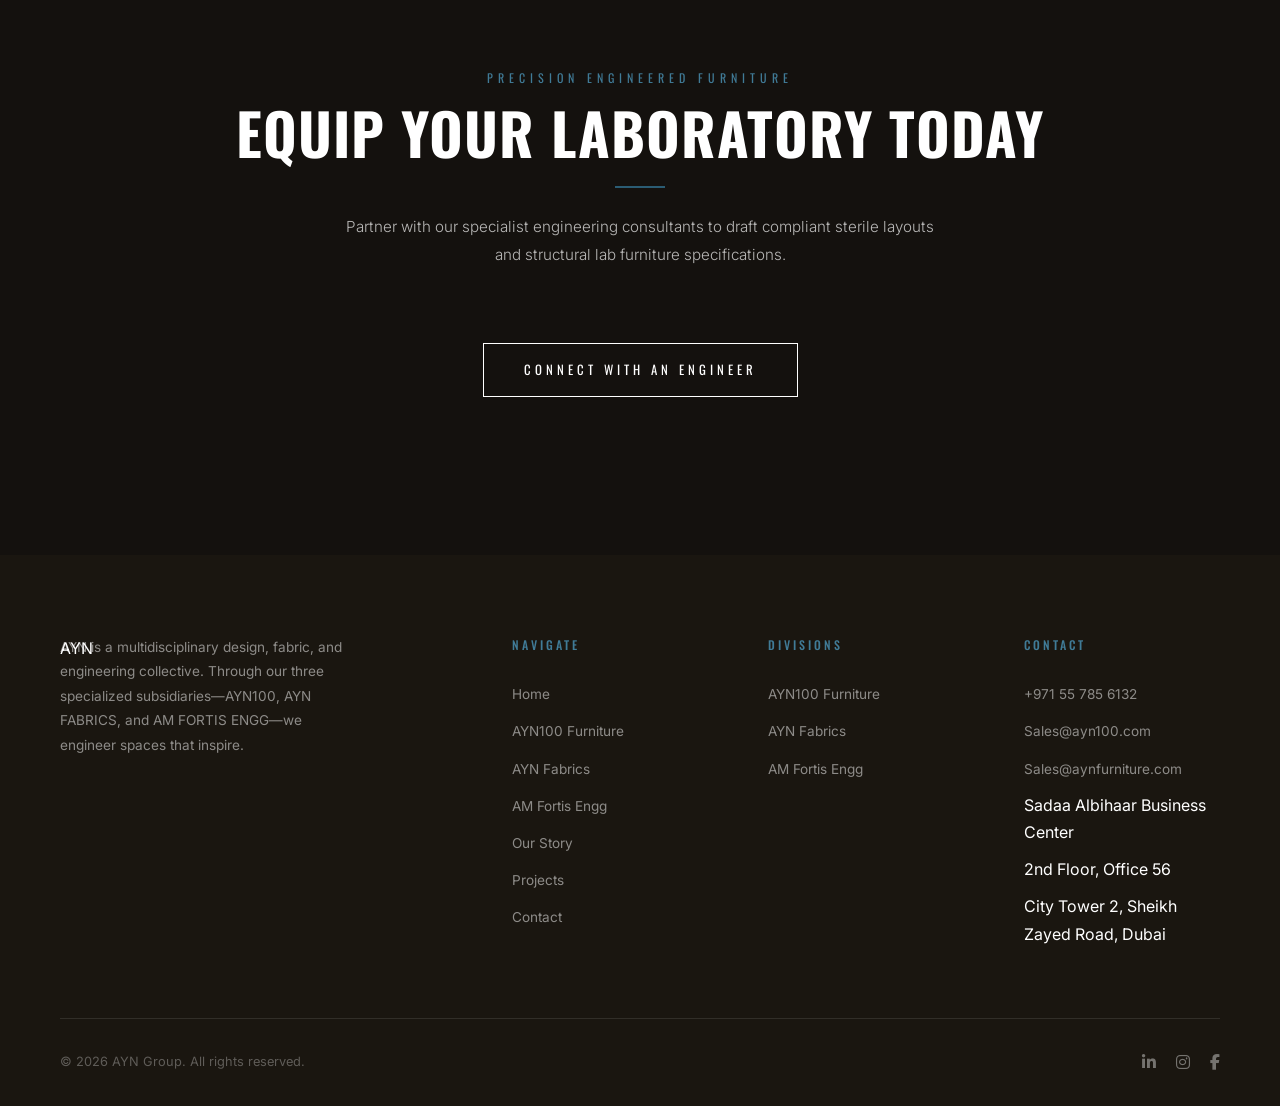
<file: fortis.html>
<!DOCTYPE html>
<html lang="en">

<head>
  <meta charset="UTF-8">
  <meta name="viewport" content="width=device-width, initial-scale=1.0">
  <title>AM Fortis Engg | Clinical-Grade Laboratory & Medical Furniture UAE</title>
  <meta name="description"
    content="AM Fortis Engg — Specialized engineering division designing and manufacturing heavy-duty, sterile-compliant laboratory benches, chemical-resistant cabinetry and medical seating across UAE.">
    <link rel="preconnect" href="https://fonts.googleapis.com">
  <link rel="preconnect" href="https://fonts.gstatic.com" crossorigin>
  <link rel="preconnect" href="https://cdnjs.cloudflare.com" crossorigin>
  <link rel="stylesheet" href="https://fonts.googleapis.com/css2?family=Oswald:wght@300;400;500;600;700&family=Inter:wght@300;400;500;600&family=Cormorant+Garamond:ital,wght@0,300;0,400;0,500;1,300;1,400&display=swap">
  <link rel="stylesheet" href="css/style.css">
  <link rel="stylesheet" href="https://cdnjs.cloudflare.com/ajax/libs/font-awesome/6.5.1/css/all.min.css">
</head>

<body class="division-fortis">
  <div class="preloader">
    <div class="preloader-logo">AYN</div>
  </div>

  <!-- Navigation -->
  <nav class="nav" id="mainNav">
    <a href="index.html" class="nav-logo">
    <img src="images/logos/ayn100.svg" alt="AYN100 Logo" class="nav-logo-img">
  </a>
    <div class="nav-links">
      <a href="index.html">Home</a>
      <div class="nav-dropdown">
        <a href="#" class="dropdown-trigger active">Divisions <i class="fas fa-chevron-down" style="font-size:0.65rem;margin-left:4px;"></i></a>
        <div class="dropdown-content">
          <a href="ayn100.html">AYN100 Furniture</a>
          <a href="fabrics.html">AYN Fabrics</a>
          <a href="fortis.html" style="color:var(--gold-light) !important;">AM Fortis Engg</a>
        </div>
      </div>
      <a href="about.html">Our Story</a>
      <a href="projects.html">Projects</a>
      <a href="contact.html" class="nav-cta">Connect</a>
    </div>
    <div class="hamburger" id="hamburger"><span></span><span></span><span></span></div>
  </nav>
  <div class="mobile-menu" id="mobileMenu">
    <a href="index.html">Home</a>
    <a href="ayn100.html">AYN100 Furniture</a>
    <a href="fabrics.html">AYN Fabrics</a>
    <a href="fortis.html">AM Fortis Engg</a>
    <a href="about.html">Our Story</a>
    <a href="projects.html">Projects</a>
    <a href="contact.html">Connect</a>
  </div>

  <!-- Page Header -->
  <section class="page-header">
    <div class="parallax-bg" style="background-image: url('images/project-fortis.png'); background-position: center 30%;"></div>
    <div class="hero-overlay-dark" style="background: rgba(10, 10, 10, 0.55);"></div>
    <div class="page-header-content">
      <p class="section-tag" style="animation: fadeUp 1s 0.3s forwards; opacity:0; color: #fff;">Division 03</p>
      <h1 style="animation: fadeUp 1s 0.6s forwards; opacity:0; color: #fff;">AM FORTIS ENGG</h1>
    </div>
  </section>

  <!-- Intro Section -->
  <section class="section">
    <div class="container">
      <div class="about-grid" style="margin-top: 0;">
        <div class="about-text reveal-left">
          <p class="section-tag">Brand Positioning</p>
          <h2 class="section-title" style="text-align: left;">High-Precision Engineering for Medical & Laboratory Environments</h2>
          <div class="section-divider" style="margin: 20px 0;"></div>
          <p class="section-subtitle" style="text-align: left; max-width: 100%;">
            AM FORTIS ENGG is a specialized engineering division dedicated to designing and manufacturing heavy-duty, high-performance medical and laboratory furniture.
          </p>
          <p class="section-subtitle" style="text-align: left; max-width: 100%; margin-top: 15px;">
            Built on a foundation of strength ("Fortis") and scientific precision, our products feature advanced ergonomics, chemical-resistant surfaces, and sterile-compliant configurations. We build the structural backbone for the healthcare, research, and scientific sectors.
          </p>
        </div>
        <div class="about-image reveal-right">
          <img src="images/project-fortis.png" alt="AM Fortis Engineering Clinical Laboratory Lab Setup">
        </div>
      </div>
    </div>
  </section>

  <!-- Core Offerings -->
  <section class="section" style="background: var(--bg-alt);">
    <div class="container">
      <div style="text-align: center;" class="reveal">
        <p class="section-tag">Scientific Precision</p>
        <h2 class="section-title">Core Offerings</h2>
        <div class="section-divider" style="margin: 25px auto;"></div>
      </div>
      <div class="values-grid">
        <div class="value-card reveal">
          <div class="value-icon"><i class="fas fa-flask"></i></div>
          <h3>Clinical-Grade Laboratory Benches</h3>
          <p>Ergonomically designed modular lab benches, research workstations, service panels, and integrated utility distribution structures for modern laboratories.</p>
        </div>
        <div class="value-card reveal">
          <div class="value-icon"><i class="fas fa-boxes-stacked"></i></div>
          <h3>Chemical-Resistant Cabinetry</h3>
          <p>Heavy-duty storage cabinets, under-bench drawers, and safety storage systems utilizing chemical-resistant finishes (TRESPA, phenolic resin, epoxy coated steel).</p>
        </div>
        <div class="value-card reveal">
          <div class="value-icon"><i class="fas fa-stethoscope"></i></div>
          <h3>Ergonomic Medical Seating</h3>
          <p>Sterile-compliant, anti-microbial lab stools, surgical chairs, and specialist healthcare seating designed for long-shift comfort and clinical hygiene.</p>
        </div>
      </div>
      <div style="text-align: center; margin-top: 50px;" class="reveal">
        <div class="value-card" style="max-width: 600px; margin: 0 auto; padding: 30px;">
          <div class="value-icon"><i class="fas fa-shield-virus"></i></div>
          <h3>Stainless Steel Sterile Furniture</h3>
          <p>Custom-engineered Grade 304/316 stainless steel tables, sterile transfer hatches, cleanroom step-over benches, and washbasins for sterile medical zones.</p>
        </div>
      </div>
    </div>
  </section>

  <!-- Division Specific Projects -->
  <section class="section">
    <div class="container">
      <div class="reveal">
        <p class="section-tag">Portfolio</p>
        <h2 class="section-title">Engineering Installations</h2>
        <div class="section-divider" style="margin: 20px auto;"></div>
      </div>
      <div class="projects-grid" style="grid-template-columns: repeat(2, 1fr);">
        <div class="project-card reveal" style="aspect-ratio: 16/9;">
          <img src="images/project-fortis.png" alt="Clinical Research Laboratory Dubai">
          <div class="project-overlay">
            <h3>Clinical Research Center</h3>
            <p>Laboratory &bull; Dubai, UAE</p>
          </div>
        </div>
        <div class="project-card reveal" style="aspect-ratio: 16/9;">
          <img src="images/project-hotel.png" alt="Chemical Lab Fit-out">
          <div class="project-overlay">
            <h3>Advanced Chemistry Diagnostic Labs</h3>
            <p>Research Facility &bull; Abu Dhabi, UAE</p>
          </div>
        </div>
      </div>
    </div>
  </section>

  <!-- CTA -->
  <section class="cta-section">
    <div class="parallax-bg" style="background-image: url('images/bg3.jpg');"></div>
    <div class="hero-overlay-dark"></div>
    <div class="container" style="position:relative; z-index:2;">
      <div class="reveal">
        <p class="section-tag" style="text-align:center;">Precision Engineered Furniture</p>
        <h2 class="section-title" style="text-align:center;">Equip Your Laboratory Today</h2>
        <div class="section-divider" style="margin:25px auto;"></div>
        <p class="section-subtitle" style="text-align:center; margin:0 auto 40px; color: rgba(255,255,255,0.7);">
          Partner with our specialist engineering consultants to draft compliant sterile layouts and structural lab furniture specifications.
        </p>
        <div style="text-align:center;">
          <a href="contact.html?division=fortis" class="hero-btn" style="opacity:1;animation:none;"><span>Connect with an Engineer</span></a>
        </div>
      </div>
    </div>
  </section>

  <!-- Footer -->
  <footer class="footer">
    <div class="container">
      <div class="footer-grid">
        <div class="footer-brand">
          <a href="index.html" class="nav-logo">AYN</a>
          <p>
            AYN is a multidisciplinary design, fabric, and engineering collective. Through our three specialized subsidiaries—AYN100, AYN FABRICS, and AM FORTIS ENGG—we engineer spaces that inspire.
          </p>
        </div>
        <div>
          <h4>Navigate</h4>
          <ul>
            <li><a href="index.html">Home</a></li>
            <li><a href="ayn100.html">AYN100 Furniture</a></li>
            <li><a href="fabrics.html">AYN Fabrics</a></li>
            <li><a href="fortis.html">AM Fortis Engg</a></li>
            <li><a href="about.html">Our Story</a></li>
            <li><a href="projects.html">Projects</a></li>
            <li><a href="contact.html">Contact</a></li>
          </ul>
        </div>
        <div>
          <h4>Divisions</h4>
          <ul>
            <li><a href="ayn100.html">AYN100 Furniture</a></li>
            <li><a href="fabrics.html">AYN Fabrics</a></li>
            <li><a href="fortis.html">AM Fortis Engg</a></li>
          </ul>
        </div>
        <div>
          <h4>Contact</h4>
          <ul>
            <li><a href="tel:+971557856132">+971 55 785 6132</a></li>
            <li><a href="mailto:Sales@ayn100.com">Sales@ayn100.com</a></li>
            <li><a href="mailto:Sales@aynfurniture.com">Sales@aynfurniture.com</a></li>
            <li>Sadaa Albihaar Business Center</li>
            <li>2nd Floor, Office 56</li>
            <li>City Tower 2, Sheikh Zayed Road, Dubai</li>
          </ul>
        </div>
      </div>
      <div class="footer-bottom">
        <p>&copy; 2026 AYN Group. All rights reserved.</p>
        <div class="social-links">
          <a href="https://www.linkedin.com/in/anm-furniture" target="_blank"><i class="fab fa-linkedin-in"></i></a>
          <a href="#"><i class="fab fa-instagram"></i></a>
          <a href="#"><i class="fab fa-facebook-f"></i></a>
        </div>
      </div>
    </div>
  </footer>
  <script src="js/main.js"></script>
</body>

</html>
</file>
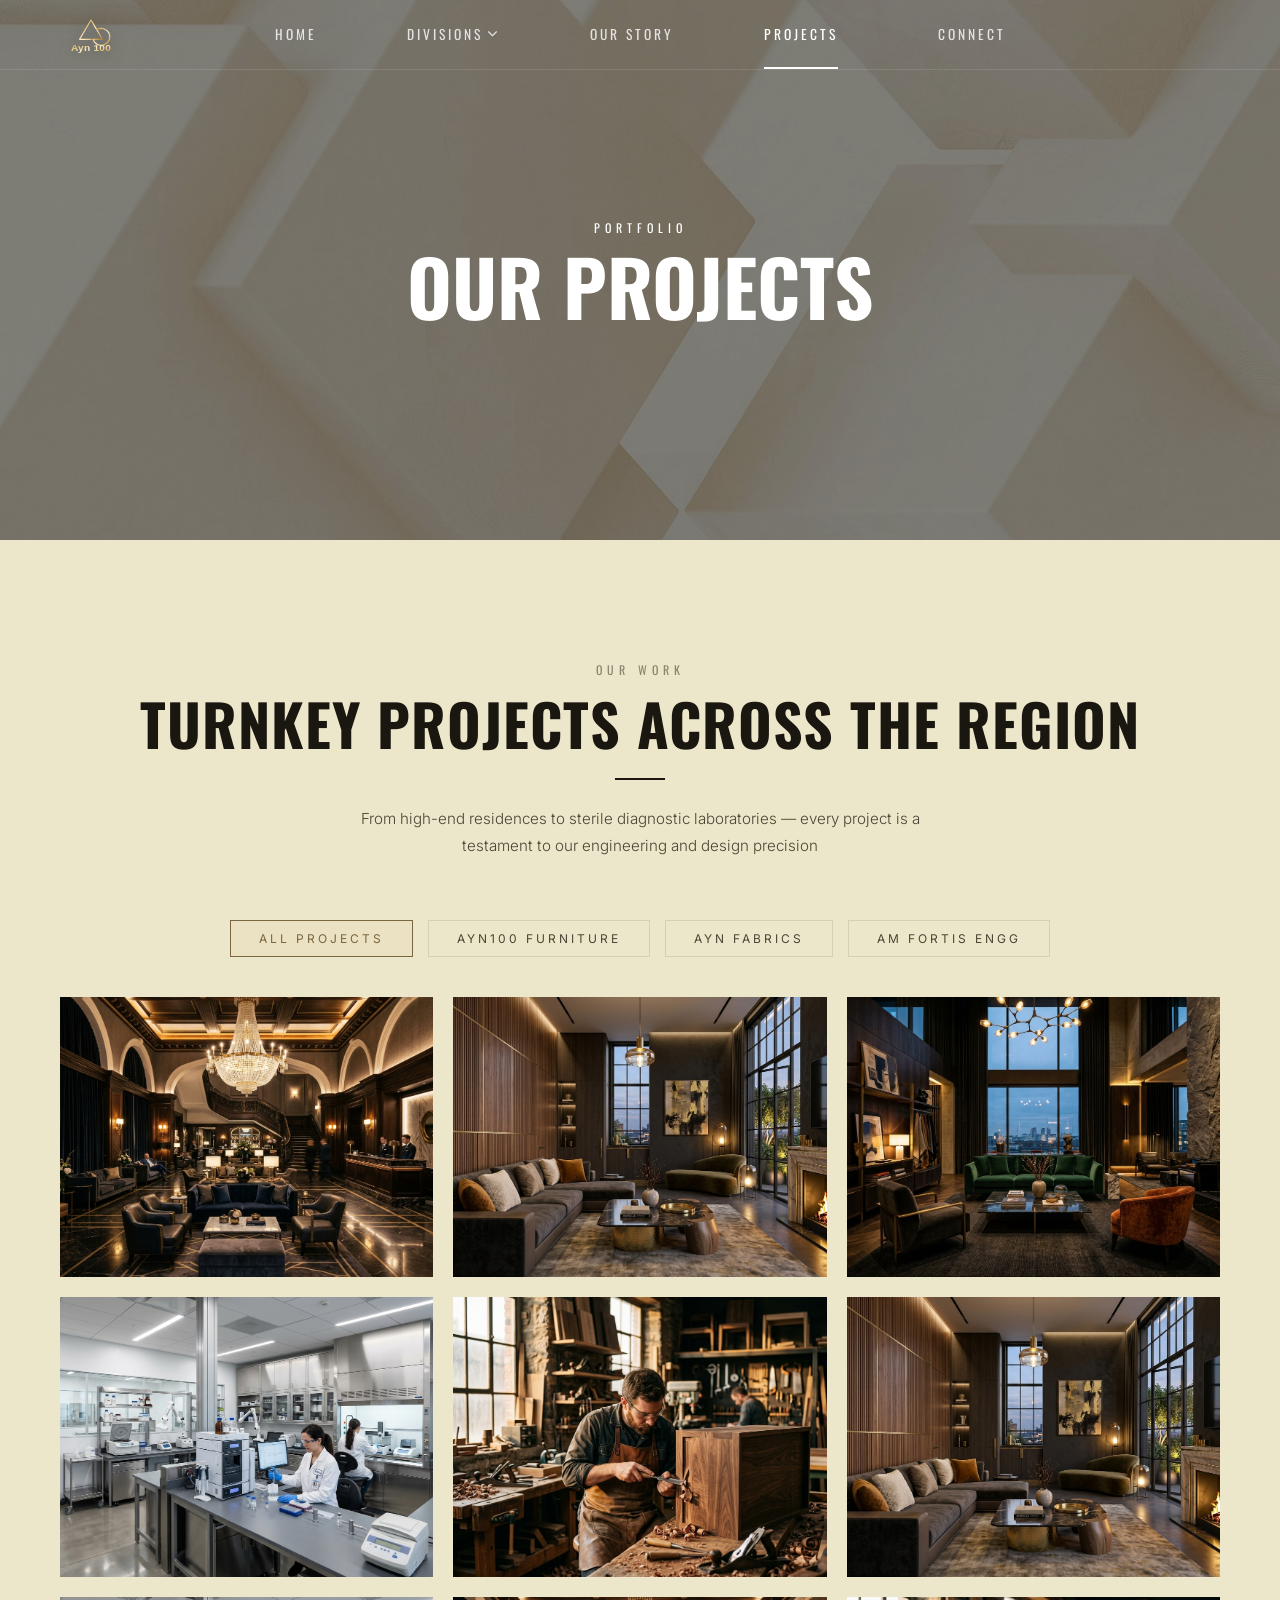
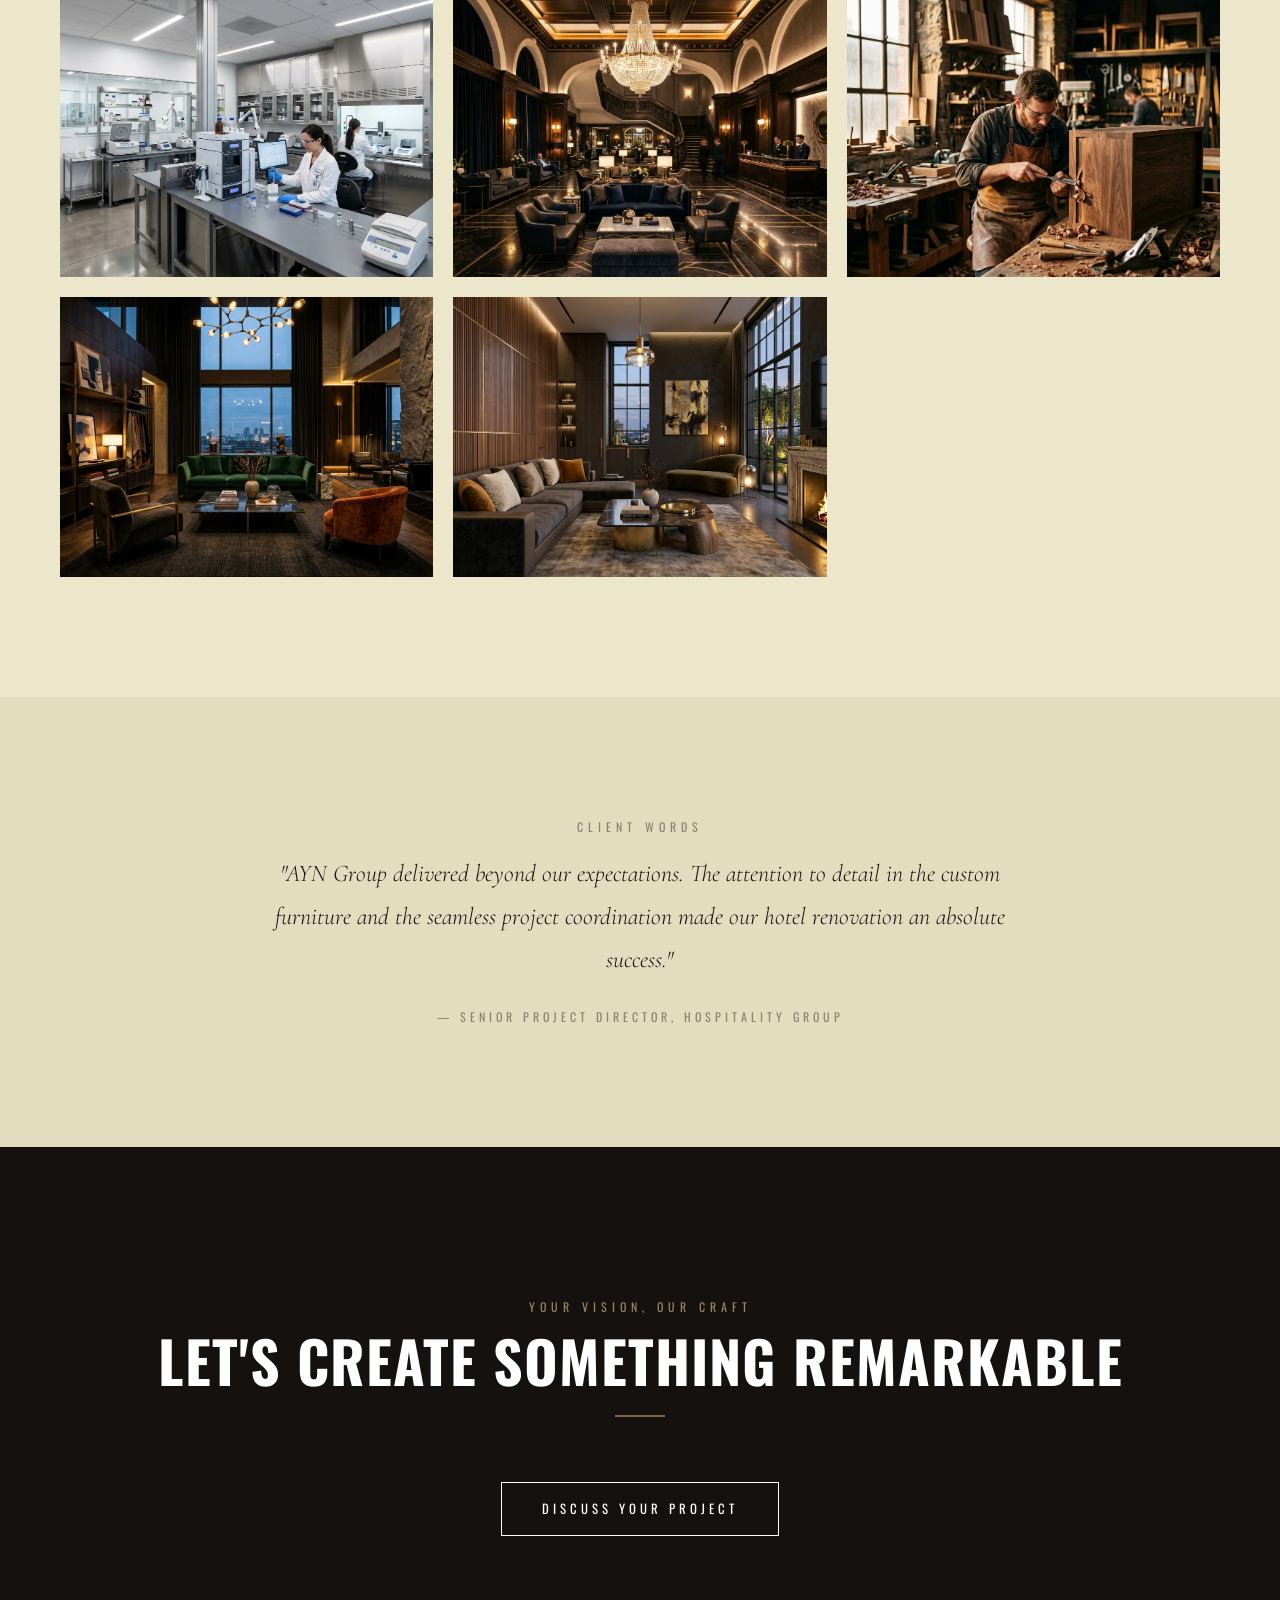
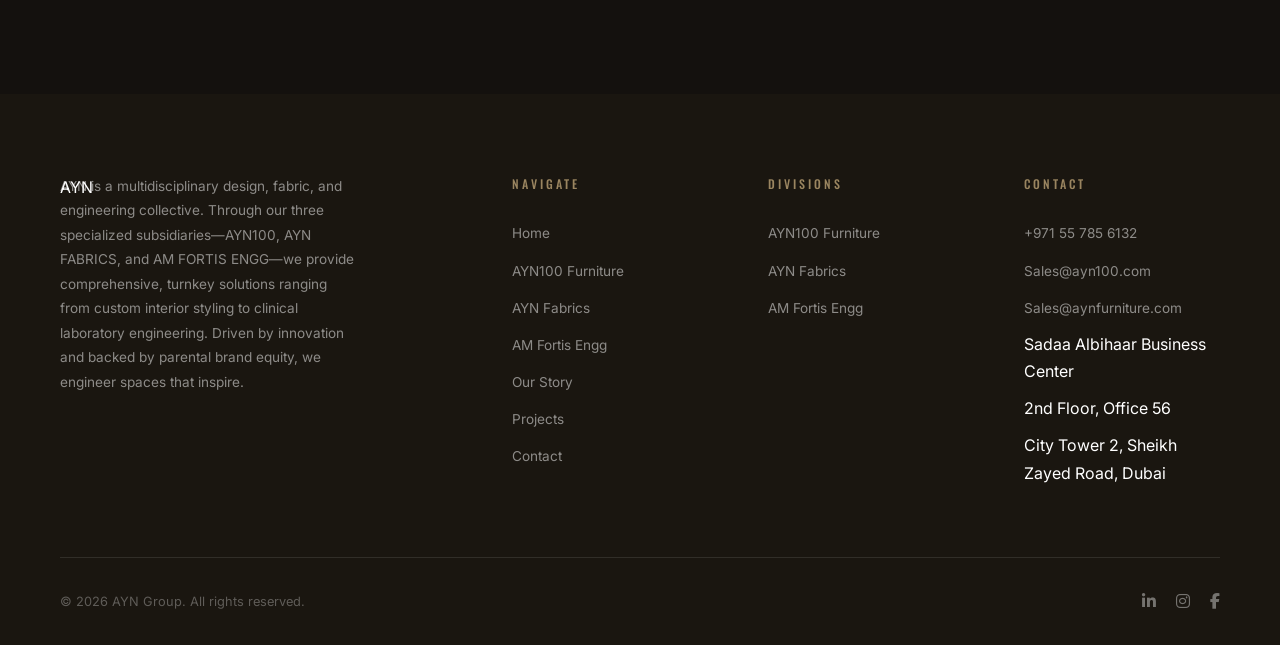
<file: projects.html>
<!DOCTYPE html>
<html lang="en">

<head>
  <meta charset="UTF-8">
  <meta name="viewport" content="width=device-width, initial-scale=1.0">
  <title>Projects Portfolio | AYN Group</title>
  <meta name="description"
    content="Explore the premium portfolio of AYN Group — Bespoke furniture fit-outs, luxury window draping, and sterile clinical laboratory installations.">
    <link rel="preconnect" href="https://fonts.googleapis.com">
  <link rel="preconnect" href="https://fonts.gstatic.com" crossorigin>
  <link rel="preconnect" href="https://cdnjs.cloudflare.com" crossorigin>
  <link rel="stylesheet" href="https://fonts.googleapis.com/css2?family=Oswald:wght@300;400;500;600;700&family=Inter:wght@300;400;500;600&family=Cormorant+Garamond:ital,wght@0,300;0,400;0,500;1,300;1,400&display=swap">
  <link rel="stylesheet" href="css/style.css">
  <link rel="stylesheet" href="https://cdnjs.cloudflare.com/ajax/libs/font-awesome/6.5.1/css/all.min.css">
  <style>
    .filter-bar {
      display: flex;
      justify-content: center;
      gap: 15px;
      margin-top: 60px;
      flex-wrap: wrap;
    }

    .filter-btn {
      padding: 10px 28px;
      border: 1px solid var(--border);
      background: transparent;
      color: var(--text-light);
      font-family: var(--font-body);
      font-size: .75rem;
      letter-spacing: 3px;
      text-transform: uppercase;
      cursor: pointer;
      transition: all .4s var(--ease);
    }

    .filter-btn:hover,
    .filter-btn.active {
      border-color: var(--gold);
      color: var(--gold);
      background: rgba(201, 169, 110, .08);
    }

    .projects-page-grid {
      display: grid;
      grid-template-columns: repeat(3, 1fr);
      gap: 20px;
      margin-top: 40px;
    }

    .projects-page-grid .project-card {
      aspect-ratio: 4/3;
      transition: opacity .4s, transform .4s;
    }

    @media(max-width:1024px) {
      .projects-page-grid {
        grid-template-columns: repeat(2, 1fr);
      }
    }

    @media(max-width:768px) {
      .projects-page-grid {
        grid-template-columns: 1fr;
      }
    }
  </style>
</head>

<body>
  <div class="preloader">
    <div class="preloader-logo">AYN</div>
  </div>

  <!-- Navigation -->
  <nav class="nav" id="mainNav">
    <a href="index.html" class="nav-logo">
    <img src="images/logos/ayn100.svg" alt="AYN100 Logo" class="nav-logo-img">
  </a>
    <div class="nav-links">
      <a href="index.html">Home</a>
      <div class="nav-dropdown">
        <a href="#" class="dropdown-trigger">Divisions <i class="fas fa-chevron-down" style="font-size:0.65rem;margin-left:4px;"></i></a>
        <div class="dropdown-content">
          <a href="ayn100.html">AYN100 Furniture</a>
          <a href="fabrics.html">AYN Fabrics</a>
          <a href="fortis.html">AM Fortis Engg</a>
        </div>
      </div>
      <a href="about.html">Our Story</a>
      <a href="projects.html" class="active">Projects</a>
      <a href="contact.html" class="nav-cta">Connect</a>
    </div>
    <div class="hamburger" id="hamburger"><span></span><span></span><span></span></div>
  </nav>
  <div class="mobile-menu" id="mobileMenu">
    <a href="index.html">Home</a>
    <a href="ayn100.html">AYN100 Furniture</a>
    <a href="fabrics.html">AYN Fabrics</a>
    <a href="fortis.html">AM Fortis Engg</a>
    <a href="about.html">Our Story</a>
    <a href="projects.html">Projects</a>
    <a href="contact.html">Connect</a>
  </div>

  <section class="page-header">
    <div class="parallax-bg" style="background-image: url('images/bg3.jpg');"></div>
    <div class="hero-overlay-dark" style="background: rgba(10, 10, 10, 0.45);"></div>
    <div class="page-header-content">
      <p class="section-tag" style="animation:fadeUp 1s .3s forwards;opacity:0; color:#fff;">Portfolio</p>
      <h1 style="animation:fadeUp 1s .6s forwards;opacity:0; color:#fff;">Our Projects</h1>
    </div>
  </section>

  <section class="section">
    <div class="container">
      <div style="text-align:center;" class="reveal">
        <p class="section-tag">Our Work</p>
        <h2 class="section-title">Turnkey Projects Across the Region</h2>
        <div class="section-divider" style="margin:25px auto;"></div>
        <p class="section-subtitle" style="margin:0 auto;">From high-end residences to sterile diagnostic laboratories — every project is a testament to our engineering and design precision</p>
      </div>

      <div class="filter-bar reveal">
        <button class="filter-btn active" data-filter="all">All Projects</button>
        <button class="filter-btn" data-filter="ayn100">AYN100 Furniture</button>
        <button class="filter-btn" data-filter="fabrics">AYN Fabrics</button>
        <button class="filter-btn" data-filter="fortis">AM Fortis Engg</button>
      </div>

      <div class="projects-page-grid">
        <div class="project-card reveal" data-category="ayn100">
          <img src="images/project-hotel.png" alt="Grand Hyatt Dubai">
          <div class="project-overlay">
            <h3>Grand Hyatt Suite Fit-out</h3>
            <p>AYN100 &bull; Dubai, UAE</p>
          </div>
        </div>
        <div class="project-card reveal" data-category="fabrics">
          <img src="images/project-residential.png" alt="Palm Jumeirah Villa">
          <div class="project-overlay">
            <h3>Palm Jumeirah Custom Drapery</h3>
            <p>AYN Fabrics &bull; Dubai, UAE</p>
          </div>
        </div>
        <div class="project-card reveal" data-category="ayn100">
          <img src="images/hero-main.png" alt="Executive Business Lounge">
          <div class="project-overlay">
            <h3>Executive Business Lounge</h3>
            <p>AYN100 &bull; Abu Dhabi, UAE</p>
          </div>
        </div>
        <div class="project-card reveal" data-category="fortis">
          <img src="images/project-fortis.png" alt="Clinical Research Laboratory">
          <div class="project-overlay">
            <h3>Diagnostic Research Facility</h3>
            <p>AM Fortis Engg &bull; Dubai, UAE</p>
          </div>
        </div>
        <div class="project-card reveal" data-category="fabrics">
          <img src="images/about-craft.png" alt="Marriott Suites">
          <div class="project-overlay">
            <h3>Marriott Premium Suite Curtains</h3>
            <p>AYN Fabrics &bull; Sharjah, UAE</p>
          </div>
        </div>
        <div class="project-card reveal" data-category="ayn100">
          <img src="images/project-residential.png" alt="La Maison Restaurant">
          <div class="project-overlay">
            <h3>La Maison Fine Dining</h3>
            <p>AYN100 &bull; Dubai, UAE</p>
          </div>
        </div>
        <div class="project-card reveal" data-category="fortis">
          <img src="images/project-fortis.png" alt="Surgical Cleanroom Stations">
          <div class="project-overlay">
            <h3>Cleanroom Sterile Installations</h3>
            <p>AM Fortis Engg &bull; Abu Dhabi, UAE</p>
          </div>
        </div>
        <div class="project-card reveal" data-category="ayn100">
          <img src="images/project-hotel.png" alt="Downtown Penthouse">
          <div class="project-overlay">
            <h3>Downtown Luxury Penthouse</h3>
            <p>AYN100 &bull; Dubai, UAE</p>
          </div>
        </div>
        <div class="project-card reveal" data-category="ayn100">
          <img src="images/about-craft.png" alt="Corporate Office Fit-out">
          <div class="project-overlay">
            <h3>DIFC Corporate Office</h3>
            <p>AYN100 &bull; Dubai, UAE</p>
          </div>
        </div>
        <div class="project-card reveal" data-category="ayn100">
          <img src="images/hero-main.png" alt="Rooftop Lounge Bar">
          <div class="project-overlay">
            <h3>Skyline Rooftop Lounge</h3>
            <p>AYN100 &bull; Abu Dhabi, UAE</p>
          </div>
        </div>
        <div class="project-card reveal" data-category="fabrics">
          <img src="images/project-residential.png" alt="Boutique Hotel">
          <div class="project-overlay">
            <h3>Al Seef Boutique Soft Curation</h3>
            <p>AYN Fabrics &bull; Dubai, UAE</p>
          </div>
        </div>
      </div>
    </div>
  </section>

  <!-- Testimonial -->
  <section class="section testimonial-section">
    <div class="container">
      <div class="testimonial-content reveal">
        <p class="section-tag" style="text-align:center;">Client Words</p>
        <div class="testimonial-slide" style="transition:opacity .5s;">
          <p class="testimonial-quote">"AYN Group delivered beyond our expectations. The attention to detail in the custom furniture and the seamless project coordination made our hotel renovation an absolute success."</p>
          <p class="testimonial-author">— Senior Project Director, Hospitality Group</p>
        </div>
        <div class="testimonial-slide" style="transition:opacity .5s; display:none;">
          <p class="testimonial-quote">"From fabric selection to final installation, the AYN Fabrics team was professional, creative, and incredibly responsive. Our villa's window styling is a masterpiece."</p>
          <p class="testimonial-author">— Private Residential Client, Palm Jumeirah</p>
        </div>
        <div class="testimonial-slide" style="transition:opacity .5s; display:none;">
          <p class="testimonial-quote">"We chose AM Fortis Engg for our new diagnostic clinic lab stations and couldn't be happier. The chemical-resistant surfaces and modular benches are clean, durable, and highly functional."</p>
          <p class="testimonial-author">— Laboratory Director, Health Medical Center</p>
        </div>
      </div>
    </div>
  </section>

  <!-- CTA -->
  <section class="cta-section">
    <div class="parallax-bg" style="background-image: url('images/bg3.jpg');"></div>
    <div class="hero-overlay-dark"></div>
    <div class="container" style="position:relative;z-index:2;">
      <div class="reveal">
        <p class="section-tag" style="text-align:center;">Your Vision, Our Craft</p>
        <h2 class="section-title" style="text-align:center;">Let's Create Something Remarkable</h2>
        <div class="section-divider" style="margin:25px auto;"></div>
        <div style="text-align:center;margin-top:30px;">
          <a href="contact.html" class="hero-btn" style="opacity:1;animation:none;"><span>Discuss Your Project</span></a>
        </div>
      </div>
    </div>
  </section>

  <!-- Footer -->
  <footer class="footer">
    <div class="container">
      <div class="footer-grid">
        <div class="footer-brand">
          <a href="index.html" class="nav-logo">AYN</a>
          <p>
            AYN is a multidisciplinary design, fabric, and engineering collective. Through our three specialized subsidiaries—AYN100, AYN FABRICS, and AM FORTIS ENGG—we provide comprehensive, turnkey solutions ranging from custom interior styling to clinical laboratory engineering. Driven by innovation and backed by parental brand equity, we engineer spaces that inspire.
          </p>
        </div>
        <div>
          <h4>Navigate</h4>
          <ul>
            <li><a href="index.html">Home</a></li>
            <li><a href="ayn100.html">AYN100 Furniture</a></li>
            <li><a href="fabrics.html">AYN Fabrics</a></li>
            <li><a href="fortis.html">AM Fortis Engg</a></li>
            <li><a href="about.html">Our Story</a></li>
            <li><a href="projects.html">Projects</a></li>
            <li><a href="contact.html">Contact</a></li>
          </ul>
        </div>
        <div>
          <h4>Divisions</h4>
          <ul>
            <li><a href="ayn100.html">AYN100 Furniture</a></li>
            <li><a href="fabrics.html">AYN Fabrics</a></li>
            <li><a href="fortis.html">AM Fortis Engg</a></li>
          </ul>
        </div>
        <div>
          <h4>Contact</h4>
          <ul>
            <li><a href="tel:+971557856132">+971 55 785 6132</a></li>
            <li><a href="mailto:Sales@ayn100.com">Sales@ayn100.com</a></li>
            <li><a href="mailto:Sales@aynfurniture.com">Sales@aynfurniture.com</a></li>
            <li>Sadaa Albihaar Business Center</li>
            <li>2nd Floor, Office 56</li>
            <li>City Tower 2, Sheikh Zayed Road, Dubai</li>
          </ul>
        </div>
      </div>
      <div class="footer-bottom">
        <p>&copy; 2026 AYN Group. All rights reserved.</p>
        <div class="social-links">
          <a href="https://www.linkedin.com/in/anm-furniture" target="_blank"><i class="fab fa-linkedin-in"></i></a>
          <a href="#"><i class="fab fa-instagram"></i></a>
          <a href="#"><i class="fab fa-facebook-f"></i></a>
        </div>
      </div>
    </div>
  </footer>
  <script src="js/main.js"></script>
</body>

</html>
</file>
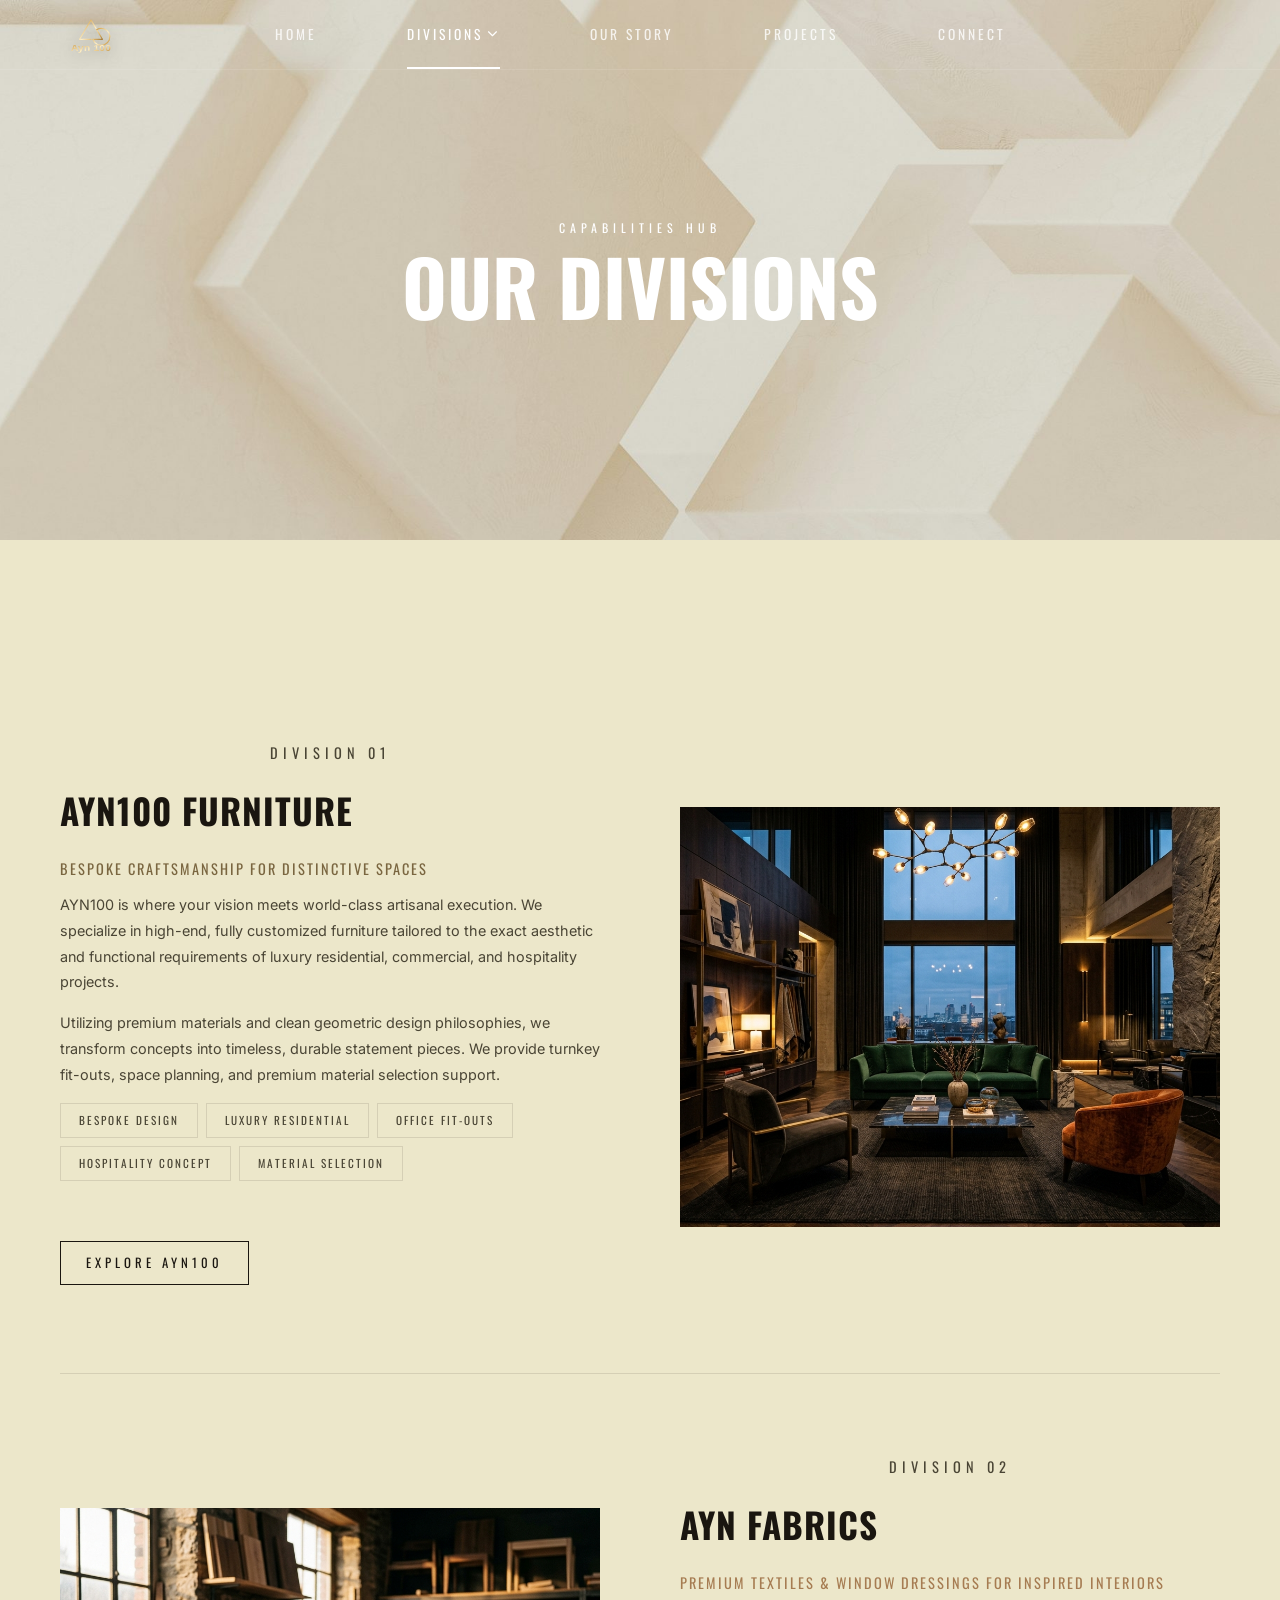
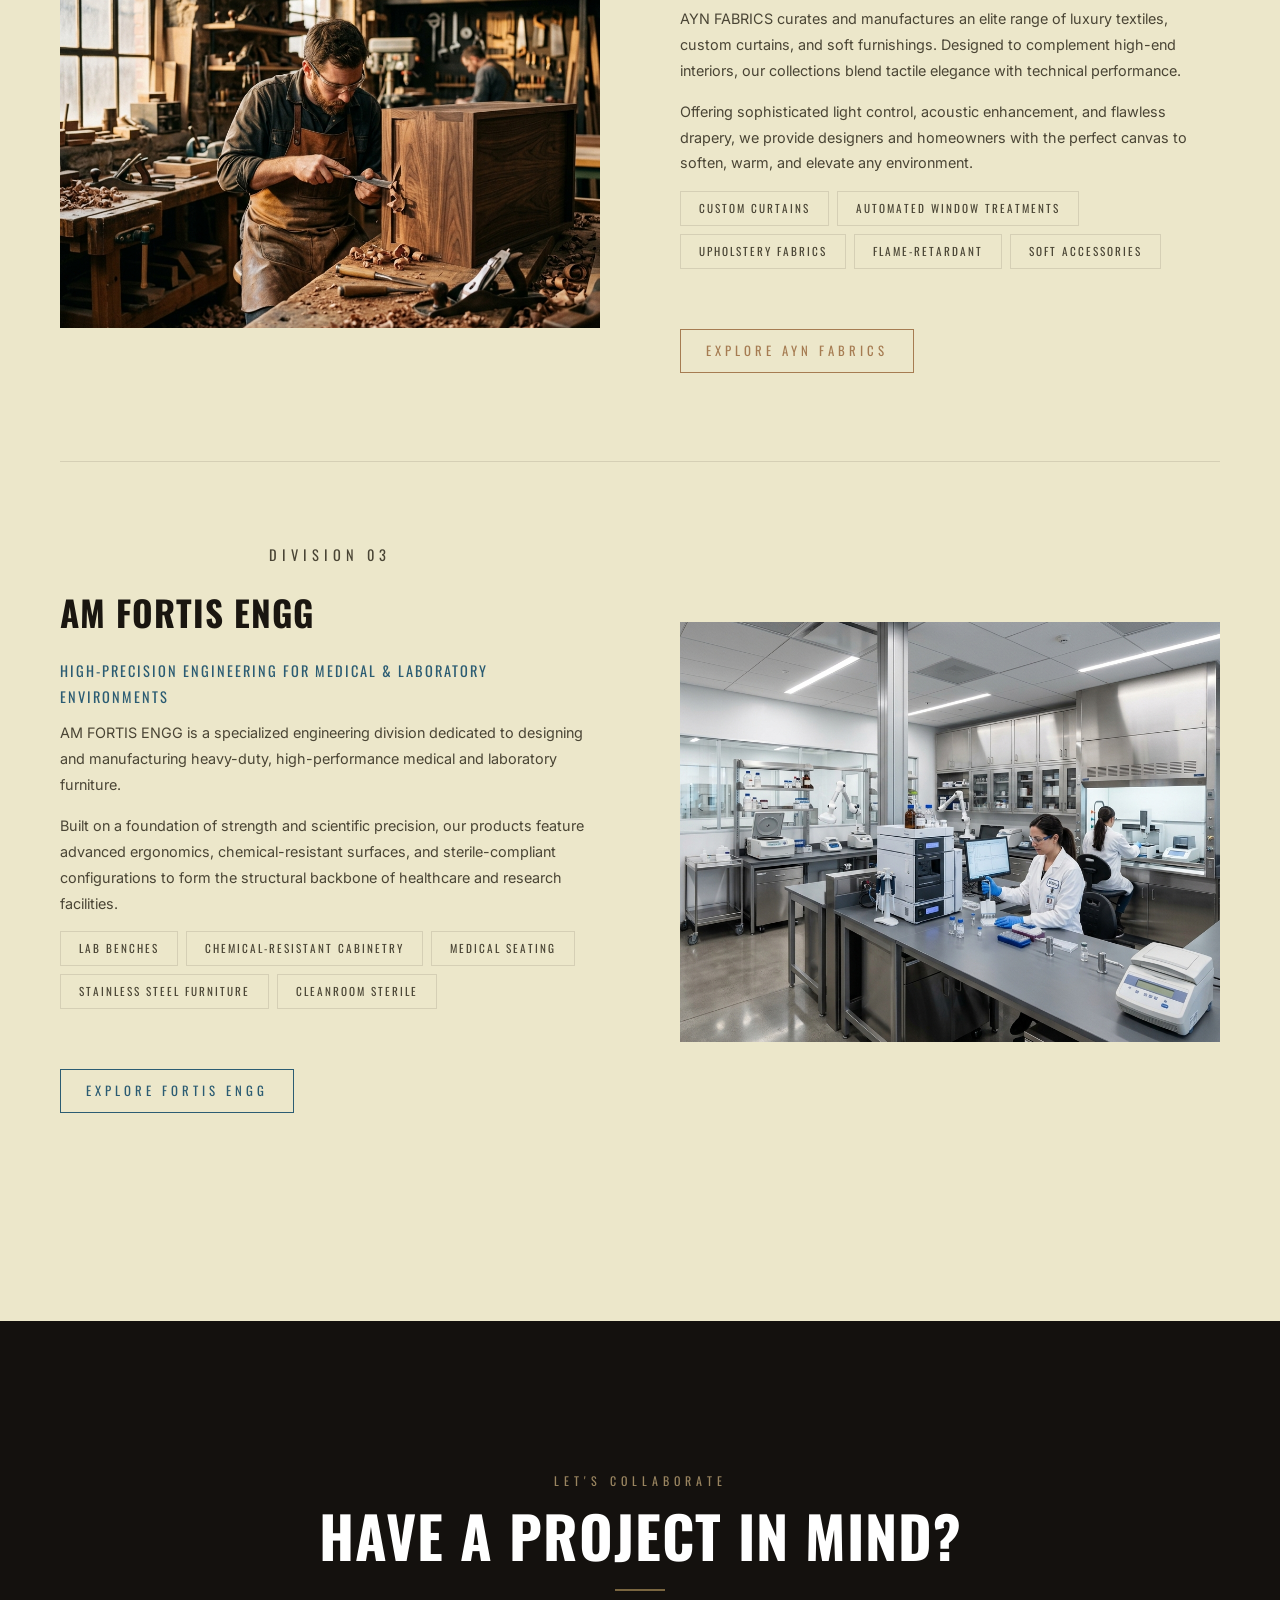
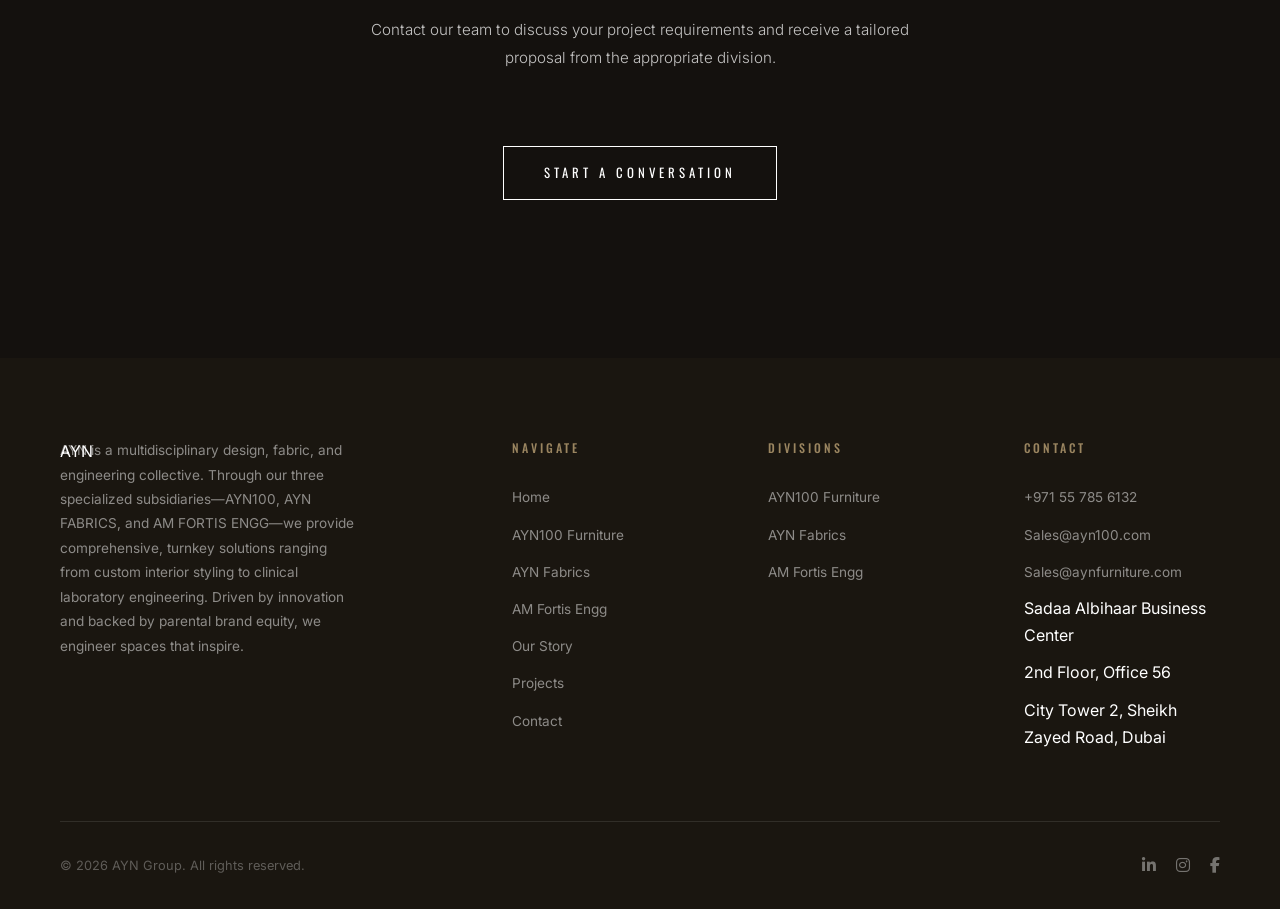
<file: services.html>
<!DOCTYPE html>
<html lang="en">

<head>
  <meta charset="UTF-8">
  <meta name="viewport" content="width=device-width, initial-scale=1.0">
  <title>Our Capabilities | AYN Group specialized Divisions</title>
  <meta name="description"
    content="Explore the specialized capabilities of AYN Group — Custom luxury furniture (AYN100), premium textiles & drapery (AYN Fabrics), and sterile laboratory engineering (AM Fortis Engg).">
    <link rel="preconnect" href="https://fonts.googleapis.com">
  <link rel="preconnect" href="https://fonts.gstatic.com" crossorigin>
  <link rel="preconnect" href="https://cdnjs.cloudflare.com" crossorigin>
  <link rel="stylesheet" href="https://fonts.googleapis.com/css2?family=Oswald:wght@300;400;500;600;700&family=Inter:wght@300;400;500;600&family=Cormorant+Garamond:ital,wght@0,300;0,400;0,500;1,300;1,400&display=swap">
  <link rel="stylesheet" href="css/style.css">
  <link rel="stylesheet" href="https://cdnjs.cloudflare.com/ajax/libs/font-awesome/6.5.1/css/all.min.css">
</head>

<body>
  <div class="preloader">
    <div class="preloader-logo">AYN</div>
  </div>

  <!-- Navigation -->
  <nav class="nav" id="mainNav">
    <a href="index.html" class="nav-logo">
    <img src="images/logos/ayn100.svg" alt="AYN100 Logo" class="nav-logo-img">
  </a>
    <div class="nav-links">
      <a href="index.html">Home</a>
      <div class="nav-dropdown">
        <a href="#" class="dropdown-trigger active">Divisions <i class="fas fa-chevron-down" style="font-size:0.65rem;margin-left:4px;"></i></a>
        <div class="dropdown-content">
          <a href="ayn100.html">AYN100 Furniture</a>
          <a href="fabrics.html">AYN Fabrics</a>
          <a href="fortis.html">AM Fortis Engg</a>
        </div>
      </div>
      <a href="about.html">Our Story</a>
      <a href="projects.html">Projects</a>
      <a href="contact.html" class="nav-cta">Connect</a>
    </div>
    <div class="hamburger" id="hamburger"><span></span><span></span><span></span></div>
  </nav>
  <div class="mobile-menu" id="mobileMenu">
    <a href="index.html">Home</a>
    <a href="ayn100.html">AYN100 Furniture</a>
    <a href="fabrics.html">AYN Fabrics</a>
    <a href="fortis.html">AM Fortis Engg</a>
    <a href="about.html">Our Story</a>
    <a href="projects.html">Projects</a>
    <a href="contact.html">Connect</a>
  </div>

  <section class="page-header">
    <div class="parallax-bg" style="background-image: url('images/bg3.jpg');"></div>
    <div class="page-header-content">
      <p class="section-tag" style="animation: fadeUp 1s 0.3s forwards; opacity:0; color:#fff;">Capabilities Hub</p>
      <h1 style="animation: fadeUp 1s 0.6s forwards; opacity:0; color:#fff;">Our Divisions</h1>
    </div>
  </section>

  <!-- Detailed Divisions Hub -->
  <section class="section">
    <div class="container">

      <!-- Division 1 -->
      <div class="service-detail reveal">
        <div class="service-detail-text">
          <p class="section-tag">Division 01</p>
          <h3>AYN100 Furniture</h3>
          <p class="testimonial-author" style="margin-bottom: 10px; color: var(--gold); letter-spacing: 2px;">Bespoke Craftsmanship for Distinctive Spaces</p>
          <p>AYN100 is where your vision meets world-class artisanal execution. We specialize in high-end, fully customized furniture tailored to the exact aesthetic and functional requirements of luxury residential, commercial, and hospitality projects.</p>
          <p>Utilizing premium materials and clean geometric design philosophies, we transform concepts into timeless, durable statement pieces. We provide turnkey fit-outs, space planning, and premium material selection support.</p>
          <div class="service-features">
            <span>Bespoke Design</span><span>Luxury Residential</span><span>Office Fit-outs</span><span>Hospitality Concept</span><span>Material Selection</span>
          </div>
          <div style="margin-top: 25px;">
            <a href="ayn100.html" class="hero-btn" style="opacity: 1; animation: none; padding: 10px 25px;"><span>Explore AYN100</span></a>
          </div>
        </div>
        <div class="service-detail-image">
          <img src="images/hero-main.png" alt="AYN100 Customized Furniture">
        </div>
      </div>

      <!-- Division 2 -->
      <div class="service-detail reveal">
        <div class="service-detail-text">
          <p class="section-tag">Division 02</p>
          <h3>AYN Fabrics</h3>
          <p class="testimonial-author" style="margin-bottom: 10px; color: #a67c52; letter-spacing: 2px;">Premium Textiles & Window Dressings for Inspired Interiors</p>
          <p>AYN FABRICS curates and manufactures an elite range of luxury textiles, custom curtains, and soft furnishings. Designed to complement high-end interiors, our collections blend tactile elegance with technical performance.</p>
          <p>Offering sophisticated light control, acoustic enhancement, and flawless drapery, we provide designers and homeowners with the perfect canvas to soften, warm, and elevate any environment.</p>
          <div class="service-features">
            <span>Custom Curtains</span><span>Automated Window Treatments</span><span>Upholstery Fabrics</span><span>Flame-Retardant</span><span>Soft Accessories</span>
          </div>
          <div style="margin-top: 25px;">
            <a href="fabrics.html" class="hero-btn" style="opacity: 1; animation: none; padding: 10px 25px; border-color: #a67c52; color: #a67c52;"><span>Explore AYN Fabrics</span></a>
          </div>
        </div>
        <div class="service-detail-image">
          <img src="images/about-craft.png" alt="AYN Fabrics Custom Curtains">
        </div>
      </div>

      <!-- Division 3 -->
      <div class="service-detail reveal" style="border-bottom:none;">
        <div class="service-detail-text">
          <p class="section-tag">Division 03</p>
          <h3>AM Fortis Engg</h3>
          <p class="testimonial-author" style="margin-bottom: 10px; color: #2b5c73; letter-spacing: 2px;">High-Precision Engineering for Medical & Laboratory Environments</p>
          <p>AM FORTIS ENGG is a specialized engineering division dedicated to designing and manufacturing heavy-duty, high-performance medical and laboratory furniture.</p>
          <p>Built on a foundation of strength and scientific precision, our products feature advanced ergonomics, chemical-resistant surfaces, and sterile-compliant configurations to form the structural backbone of healthcare and research facilities.</p>
          <div class="service-features">
            <span>Lab Benches</span><span>Chemical-Resistant Cabinetry</span><span>Medical Seating</span><span>Stainless Steel Furniture</span><span>Cleanroom Sterile</span>
          </div>
          <div style="margin-top: 25px;">
            <a href="fortis.html" class="hero-btn" style="opacity: 1; animation: none; padding: 10px 25px; border-color: #2b5c73; color: #2b5c73;"><span>Explore Fortis Engg</span></a>
          </div>
        </div>
        <div class="service-detail-image">
          <img src="images/project-fortis.png" alt="AM Fortis Laboratory Benches">
        </div>
      </div>

    </div>
  </section>

  <!-- CTA -->
  <section class="cta-section">
    <div class="parallax-bg" style="background-image: url('images/bg3.jpg');"></div>
    <div class="hero-overlay-dark"></div>
    <div class="container" style="position:relative; z-index:2;">
      <div class="reveal">
        <p class="section-tag" style="text-align:center;">Let's Collaborate</p>
        <h2 class="section-title" style="text-align:center;">Have a Project in Mind?</h2>
        <div class="section-divider" style="margin:25px auto;"></div>
        <p class="section-subtitle" style="text-align:center; margin:0 auto 40px; color: rgba(255,255,255,0.75);">Contact our team to discuss your project requirements and receive a tailored proposal from the appropriate division.</p>
        <div style="text-align:center;">
          <a href="contact.html" class="hero-btn" style="opacity:1;animation:none;"><span>Start a Conversation</span></a>
        </div>
      </div>
    </div>
  </section>

  <!-- Footer -->
  <footer class="footer">
    <div class="container">
      <div class="footer-grid">
        <div class="footer-brand">
          <a href="index.html" class="nav-logo">AYN</a>
          <p>
            AYN is a multidisciplinary design, fabric, and engineering collective. Through our three specialized subsidiaries—AYN100, AYN FABRICS, and AM FORTIS ENGG—we provide comprehensive, turnkey solutions ranging from custom interior styling to clinical laboratory engineering. Driven by innovation and backed by parental brand equity, we engineer spaces that inspire.
          </p>
        </div>
        <div>
          <h4>Navigate</h4>
          <ul>
            <li><a href="index.html">Home</a></li>
            <li><a href="ayn100.html">AYN100 Furniture</a></li>
            <li><a href="fabrics.html">AYN Fabrics</a></li>
            <li><a href="fortis.html">AM Fortis Engg</a></li>
            <li><a href="about.html">Our Story</a></li>
            <li><a href="projects.html">Projects</a></li>
            <li><a href="contact.html">Contact</a></li>
          </ul>
        </div>
        <div>
          <h4>Divisions</h4>
          <ul>
            <li><a href="ayn100.html">AYN100 Furniture</a></li>
            <li><a href="fabrics.html">AYN Fabrics</a></li>
            <li><a href="fortis.html">AM Fortis Engg</a></li>
          </ul>
        </div>
        <div>
          <h4>Contact</h4>
          <ul>
            <li><a href="tel:+971557856132">+971 55 785 6132</a></li>
            <li><a href="mailto:Sales@ayn100.com">Sales@ayn100.com</a></li>
            <li><a href="mailto:Sales@aynfurniture.com">Sales@aynfurniture.com</a></li>
            <li>Sadaa Albihaar Business Center</li>
            <li>2nd Floor, Office 56</li>
            <li>City Tower 2, Sheikh Zayed Road, Dubai</li>
          </ul>
        </div>
      </div>
      <div class="footer-bottom">
        <p>&copy; 2026 AYN Group. All rights reserved.</p>
        <div class="social-links">
          <a href="https://www.linkedin.com/in/anm-furniture" target="_blank"><i class="fab fa-linkedin-in"></i></a>
          <a href="#"><i class="fab fa-instagram"></i></a>
          <a href="#"><i class="fab fa-facebook-f"></i></a>
        </div>
      </div>
    </div>
  </footer>
  <script src="js/main.js"></script>
</body>

</html>
</file>
<file: css/style.css>
/* Google Fonts loaded via preconnect <link> in HTML for zero render-blocking waterfall */

:root {
  --bg: #ECE7CA;
  --bg-alt: #e3ddbf;
  --bg-dark: #1a1610;
  --text: #1a1610;
  --text-light: #4a4535;
  --text-muted: #8a8470;
  --gold: #7a6640;
  --gold-light: #9a8560;
  --border: #d5cfb5;
  --border-dark: #c8c1a5;
  --font-heading: 'Oswald', sans-serif;
  --font-body: 'Inter', sans-serif;
  --font-accent: 'Cormorant Garamond', serif;
  --ease: cubic-bezier(0.25, 0.46, 0.45, 0.94);
}

*, *::before, *::after { margin: 0; padding: 0; box-sizing: border-box; }
html { scroll-behavior: smooth; font-size: 16px; overflow-x: hidden; }
body {
  font-family: var(--font-body); background: var(--bg); color: var(--text);
  line-height: 1.7; overflow-x: hidden; -webkit-font-smoothing: antialiased;
}
a { text-decoration: none; color: inherit; transition: all 0.3s var(--ease); }
img { max-width: 100%; display: block; }
ul { list-style: none; }
.container { max-width: 1400px; margin: 0 auto; padding: 0 60px; }

/* ─── PRELOADER ─── */
.preloader {
  position: fixed; inset: 0; z-index: 10000; background: var(--bg);
  display: flex; align-items: center; justify-content: center;
  transition: opacity 0.3s ease, visibility 0.3s ease;
  will-change: opacity, visibility;
}
.preloader.hidden { opacity: 0; visibility: hidden; pointer-events: none; }
.preloader-logo {
  font-family: var(--font-heading); font-size: 3rem; font-weight: 700;
  color: var(--text); letter-spacing: 6px; text-transform: uppercase;
  animation: preloaderPulse 1.5s ease-in-out infinite;
}
@keyframes preloaderPulse {
  0%, 100% { opacity: 0.3; transform: scale(0.95); }
  50% { opacity: 1; transform: scale(1); }
}

/* ─── NAVIGATION ─── */
.nav {
  position: fixed; top: 0; left: 0; right: 0; z-index: 1000;
  padding: 0 60px; height: 70px;
  display: flex; align-items: center; justify-content: space-between;
  background: var(--bg); border-bottom: 1px solid var(--border);
  transition: all 0.4s var(--ease);
}
.nav.scrolled { background: var(--bg); border-bottom: 1px solid var(--border); box-shadow: 0 2px 20px rgba(0,0,0,0.06); }

/* Transparent Nav before scroll */
.nav:not(.scrolled) { background: transparent; border-bottom: 1px solid rgba(255,255,255,0.1); }
.nav:not(.scrolled) .nav-logo { color: #fff; }
.nav:not(.scrolled) .nav-links a { color: rgba(255,255,255,0.8); }
.nav:not(.scrolled) .nav-links a:hover,
.nav:not(.scrolled) .nav-links a.active { color: #fff; }
.nav:not(.scrolled) .nav-links a::after { background: #fff; }
.nav:not(.scrolled) .hamburger span { background: #fff; }
.nav-logo {
  display: flex;
  align-items: center;
  flex-shrink: 0;
  position: absolute; /* Take out of flow so links are perfectly centered */
  left: 60px;
  text-decoration: none;
}
.nav-logo-img {
  height: 44px;
  width: auto;
  max-width: 140px;
  object-fit: contain;
  transition: transform 0.3s ease, filter 0.3s ease;
  filter: drop-shadow(0 2px 8px rgba(0, 0, 0, 0.3));
}
.nav-logo:hover .nav-logo-img {
  transform: scale(1.06);
  filter: drop-shadow(0 0 14px rgba(223, 183, 108, 0.65));
}
.nav-links { display: flex; gap: 40px; align-items: center; height: 100%; width: 100%; justify-content: center; }
.nav-links a {
  font-family: var(--font-heading); font-size: 0.85rem; font-weight: 400;
  letter-spacing: 3px; text-transform: uppercase; color: var(--text-light);
  padding: 0 25px; height: 100%; display: flex; align-items: center;
  position: relative; transition: color 0.3s;
}
.nav-links a::after {
  content: ''; position: absolute; bottom: 0; left: 25px; right: 25px;
  height: 2px; background: var(--text); transform: scaleX(0);
  transition: transform 0.4s var(--ease);
}
.nav-links a:hover, .nav-links a.active { color: var(--text); }
.nav-links a:hover::after, .nav-links a.active::after { transform: scaleX(1); }
.nav-cta {
  margin-left: 10px; padding: 0 25px !important;
  border: none !important;
}

/* Hamburger */
.hamburger { display: none; flex-direction: column; gap: 6px; cursor: pointer; z-index: 1001; }
.hamburger span { width: 28px; height: 1.5px; background: var(--text); transition: all 0.4s; }
.hamburger.active span:nth-child(1) { transform: rotate(45deg) translate(5px, 5px); }
.hamburger.active span:nth-child(2) { opacity: 0; }
.hamburger.active span:nth-child(3) { transform: rotate(-45deg) translate(5px, -5px); }

.mobile-menu {
  position: fixed; inset: 0; background: var(--bg);
  display: flex; flex-direction: column; align-items: center; justify-content: center;
  z-index: 999; opacity: 0; visibility: hidden; transition: all 0.5s;
}
.mobile-menu.active { opacity: 1; visibility: visible; }
.mobile-menu a {
  font-family: var(--font-heading); font-size: 2.5rem; font-weight: 700;
  text-transform: uppercase; color: var(--text); margin: 12px 0;
  letter-spacing: 4px; transition: color 0.3s;
}
.mobile-menu a:hover { color: var(--gold); }

/* ─── HERO ─── */
.hero {
  min-height: 100vh; position: relative; overflow: hidden;
  background: var(--bg); padding: 0;
}
.parallax-bg {
  position: absolute; top: 0; left: 0; width: 100%; height: 120%;
  background-attachment: fixed; background-position: center; background-size: cover;
  z-index: 0; transform-origin: top;
}
.hero-overlay-dark {
  position: absolute; inset: 0; background: rgba(10, 10, 10, 0.4); z-index: 1;
}
.hero.full-parallax .hero-content {
  padding-right: 0; color: #fff; text-align: center; width: 100%;
}
.hero.full-parallax .hero-tag { color: var(--gold-light); }
.hero.full-parallax .hero-title em { color: var(--gold-light); }
.hero.full-parallax .hero-subtitle { color: rgba(255,255,255,0.9); }
.hero.full-parallax .hero-btn { border-color: #fff; color: #fff; }
.hero.full-parallax .hero-btn::before { background: #fff; }
.hero.full-parallax .hero-btn:hover span { color: var(--bg-dark); }
.hero-scroll.light span { color: rgba(255,255,255,0.8); }
.hero-scroll.light .scroll-line { background: rgba(255,255,255,0.3); }
.hero-scroll.light .scroll-line::after { background: #fff; }

.hero-content { padding-right: 60px; }
.hero-tag {
  font-family: var(--font-heading); font-size: 0.8rem; font-weight: 400;
  letter-spacing: 5px; text-transform: uppercase; color: var(--text-muted);
  margin-bottom: 30px;
  opacity: 0; animation: fadeUp 0.8s 0.3s forwards;
}
.hero-title {
  font-family: var(--font-heading); font-size: clamp(3.5rem, 8vw, 7rem);
  font-weight: 700; line-height: 0.95; text-transform: uppercase;
  letter-spacing: -1px; margin-bottom: 30px;
  opacity: 0; animation: fadeUp 0.8s 0.5s forwards;
}
.hero-title em { font-style: normal; color: var(--gold); }
.hero-subtitle {
  font-family: var(--font-accent); font-size: 1.2rem; font-weight: 300;
  color: var(--text-light); max-width: 500px; line-height: 1.8;
  font-style: italic;
  opacity: 0; animation: fadeUp 0.8s 0.7s forwards;
}
.hero-btn {
  display: inline-block; padding: 15px 40px; margin-top: 35px;
  border: 1.5px solid var(--text); color: var(--text);
  font-family: var(--font-heading); font-size: 0.8rem; font-weight: 400;
  letter-spacing: 4px; text-transform: uppercase;
  position: relative; overflow: hidden;
  opacity: 0; animation: fadeUp 0.8s 0.9s forwards;
}
.hero-btn::before {
  content: ''; position: absolute; inset: 0; background: var(--text);
  transform: translateX(-101%); transition: transform 0.5s var(--ease);
}
.hero-btn:hover::before { transform: translateX(0); }
.hero-btn span { position: relative; z-index: 1; transition: color 0.5s; }
.hero-btn:hover span { color: var(--bg); }

.hero-scroll {
  position: absolute; bottom: 30px; left: 60px; z-index: 2;
  display: flex; align-items: center; gap: 12px;
  opacity: 0; animation: fadeUp 0.8s 1.2s forwards;
}
.hero-scroll span {
  font-family: var(--font-heading); font-size: 0.7rem;
  letter-spacing: 4px; text-transform: uppercase; color: var(--text-muted);
}
.scroll-line { width: 60px; height: 1px; background: var(--border); position: relative; overflow: hidden; }
.scroll-line::after {
  content: ''; position: absolute; top: 0; left: -100%; width: 100%; height: 100%;
  background: var(--text); animation: scrollRight 2s ease-in-out infinite;
}
@keyframes scrollRight { 0% { left: -100%; } 100% { left: 100%; } }
@keyframes fadeUp { from { opacity: 0; transform: translateY(30px); } to { opacity: 1; transform: translateY(0); } }

/* ─── SECTIONS ─── */
.section { padding: 120px 0; position: relative; }
.section-tag {
  font-family: var(--font-heading); font-size: 0.75rem; font-weight: 400;
  letter-spacing: 5px; text-transform: uppercase; color: var(--text-muted);
  margin-bottom: 15px; text-align: center;
}
.section-title {
  font-family: var(--font-heading); font-size: clamp(2.2rem, 4.5vw, 4rem);
  font-weight: 700; line-height: 1; text-transform: uppercase;
  letter-spacing: 1px; margin-bottom: 20px; text-align: center;
}
.section-subtitle {
  font-family: var(--font-body); font-size: 0.95rem; font-weight: 300;
  color: var(--text-light); max-width: 600px; line-height: 1.8;
  text-align: center; margin-left: auto; margin-right: auto;
}
.section-divider { width: 50px; height: 2px; background: var(--text); margin: 20px auto; }

/* ─── ABOUT ─── */
.about-grid { display: grid; grid-template-columns: 1fr 1fr; gap: 80px; align-items: center; margin-top: 80px; }
.about-image { position: relative; }
.about-image img { width: 100%; height: 550px; object-fit: cover; }
.about-text .section-subtitle { max-width: 100%; margin-bottom: 15px; }
.about-stats { display: grid; grid-template-columns: repeat(3, 1fr); gap: 25px; margin-top: 40px; padding-top: 40px; border-top: 1px solid var(--border); }
.stat-number { font-family: var(--font-heading); font-size: 3rem; font-weight: 700; color: var(--text); }
.stat-label { font-family: var(--font-heading); font-size: 0.7rem; letter-spacing: 3px; text-transform: uppercase; color: var(--text-muted); margin-top: 5px; }

/* ─── SERVICES ─── */
.services-grid { display: grid; grid-template-columns: repeat(4, 1fr); gap: 25px; margin-top: 60px; }
.service-card {
  padding: 45px 30px; border: 1px solid var(--border);
  transition: all 0.5s var(--ease); position: relative; overflow: hidden; background: var(--bg);
}
.service-card::before {
  content: ''; position: absolute; bottom: 0; left: 0; width: 100%; height: 2px;
  background: var(--text); transform: scaleX(0); transform-origin: left;
  transition: transform 0.5s var(--ease);
}
.service-card:hover { transform: translateY(-5px); box-shadow: 0 15px 40px rgba(0,0,0,0.06); }
.service-card:hover::before { transform: scaleX(1); }
.service-icon { width: 45px; height: 45px; margin-bottom: 20px; color: var(--gold); font-size: 1.6rem; }
.service-card h3 { font-family: var(--font-heading); font-size: 1.1rem; font-weight: 500; text-transform: uppercase; letter-spacing: 1px; margin-bottom: 12px; }
.service-card p { font-size: 0.85rem; color: var(--text-light); line-height: 1.7; }

/* ─── PROJECTS ─── */
.projects-grid { display: grid; grid-template-columns: repeat(4, 1fr); gap: 15px; margin-top: 60px; }
.project-card { position: relative; overflow: hidden; aspect-ratio: 3/4; cursor: pointer; }
.project-card img { width: 100%; height: 100%; object-fit: cover; transition: transform 0.8s var(--ease); }
.project-card:hover img { transform: scale(1.05); }
.project-overlay {
  position: absolute; inset: 0;
  background: linear-gradient(180deg, transparent 50%, rgba(0,0,0,0.7) 100%);
  display: flex; flex-direction: column; justify-content: flex-end; padding: 25px;
  opacity: 0; transition: opacity 0.5s var(--ease);
}
.project-card:hover .project-overlay { opacity: 1; }
.project-overlay h3 { font-family: var(--font-heading); font-size: 1.1rem; font-weight: 500; text-transform: uppercase; letter-spacing: 1px; color: #fff; }
.project-overlay p { font-size: 0.75rem; color: rgba(255,255,255,0.7); letter-spacing: 2px; text-transform: uppercase; margin-top: 5px; }

/* ─── MARQUEE ─── */
.marquee-section { padding: 50px 0; border-top: 1px solid var(--border); border-bottom: 1px solid var(--border); overflow: hidden; }
.marquee-track { display: flex; animation: marquee 35s linear infinite; width: max-content; }
.marquee-item {
  font-family: var(--font-heading); font-size: 3.5rem; font-weight: 300;
  color: var(--border-dark); white-space: nowrap; padding: 0 30px; text-transform: uppercase;
}
.marquee-item span { color: var(--text-muted); font-size: 0.8rem; vertical-align: middle; margin: 0 15px; }
@keyframes marquee { 0% { transform: translateX(0); } 100% { transform: translateX(-50%); } }

/* ─── FULL WIDTH IMAGE SECTION ─── */
.full-image-section { width: 100%; height: 70vh; overflow: hidden; }
.full-image-section img { width: 100%; height: 100%; object-fit: cover; }

/* ─── QUOTE / TESTIMONIAL ─── */
.testimonial-section { background: var(--bg-alt); }
.testimonial-content { max-width: 800px; margin: 0 auto; text-align: center; }
.testimonial-quote {
  font-family: var(--font-accent); font-size: 1.5rem; font-style: italic;
  color: var(--text); line-height: 1.8; margin-bottom: 25px; font-weight: 300;
}
.testimonial-author {
  font-family: var(--font-heading); font-size: 0.75rem;
  letter-spacing: 4px; text-transform: uppercase; color: var(--text-muted);
}

/* ─── CTA SECTION ─── */
.cta-section {
  position: relative; padding: 150px 0; text-align: center; overflow: hidden;
  background: var(--bg-dark); color: #fff;
}
.cta-section .section-tag { color: var(--gold-light); }
.cta-section .section-title { color: #fff; }
.cta-section .section-subtitle { color: rgba(255,255,255,0.6); }
.cta-section .section-divider { background: var(--gold); }
.cta-section .hero-btn { border-color: #fff; color: #fff; }
.cta-section .hero-btn::before { background: #fff; }
.cta-section .hero-btn:hover span { color: var(--bg-dark); }

/* ─── FOOTER ─── */
.footer { padding: 80px 0 30px; background: var(--bg-dark); color: #fff; }
.footer-grid { display: grid; grid-template-columns: 2fr 1fr 1fr 1fr; gap: 60px; margin-bottom: 60px; }
.footer-brand .nav-logo { color: #fff; margin-bottom: 20px; display: inline-block; }
.footer-brand p { font-size: 0.85rem; color: rgba(255,255,255,0.5); max-width: 300px; line-height: 1.8; }
.footer h4 {
  font-family: var(--font-heading); font-size: 0.75rem; font-weight: 500;
  letter-spacing: 3px; text-transform: uppercase; color: var(--gold-light);
  margin-bottom: 25px;
}
.footer ul li { margin-bottom: 10px; }
.footer ul li a { font-size: 0.85rem; color: rgba(255,255,255,0.5); }
.footer ul li a:hover { color: #fff; }
.footer-bottom {
  display: flex; justify-content: space-between; align-items: center;
  padding-top: 30px; border-top: 1px solid rgba(255,255,255,0.1);
  font-size: 0.8rem; color: rgba(255,255,255,0.3);
}
.social-links { display: flex; gap: 20px; }
.social-links a { color: rgba(255,255,255,0.4); font-size: 1rem; }
.social-links a:hover { color: #fff; }

/* ─── PAGE HEADER ─── */
.page-header {
  height: 60vh; display: flex; align-items: center; justify-content: center;
  position: relative; overflow: hidden; background: var(--bg-dark);
  margin-top: 0; border-bottom: none;
}

.page-header-content { padding: 0 60px; width: 100%; text-align: center; position: relative; z-index: 2; color: var(--text); }
.page-header-content .section-tag { margin-bottom: 10px; text-align: center; color: var(--text-muted); }
.page-header-content h1 {
  font-family: var(--font-heading); font-size: clamp(3rem, 6vw, 5.5rem);
  font-weight: 700; text-transform: uppercase; line-height: 0.95; color: var(--text);
}

/* ─── VALUES ─── */
.values-grid { display: grid; grid-template-columns: repeat(3, 1fr); gap: 30px; margin-top: 60px; }
.value-card {
  padding: 45px 35px; border: 1px solid var(--border); text-align: center;
  transition: all 0.5s var(--ease); background: var(--bg);
}
.value-card:hover { transform: translateY(-5px); box-shadow: 0 15px 40px rgba(0,0,0,0.05); }
.value-card .value-icon { font-size: 1.8rem; color: var(--gold); margin-bottom: 20px; }
.value-card h3 { font-family: var(--font-heading); font-size: 1.1rem; font-weight: 500; text-transform: uppercase; letter-spacing: 1px; margin-bottom: 12px; }
.value-card p { font-size: 0.85rem; color: var(--text-light); line-height: 1.7; }

/* ─── TIMELINE ─── */
.timeline { max-width: 800px; margin: 80px auto 0; position: relative; }
.timeline::before { content: ''; position: absolute; left: 50%; top: 0; bottom: 0; width: 1px; background: var(--border); transform: translateX(-50%); }
.timeline-item { display: flex; gap: 60px; margin-bottom: 50px; align-items: center; position: relative; }
.timeline-item::before { content: ''; position: absolute; left: 50%; top: 50%; width: 10px; height: 10px; border: 2px solid var(--text); border-radius: 50%; transform: translate(-50%,-50%); background: var(--bg); }
.timeline-year { flex: 1; text-align: right; font-family: var(--font-heading); font-size: 2.5rem; font-weight: 700; color: var(--border-dark); }
.timeline-content { flex: 1; }
.timeline-content h3 { font-family: var(--font-heading); font-size: 1rem; font-weight: 500; text-transform: uppercase; letter-spacing: 1px; margin-bottom: 6px; }
.timeline-content p { font-size: 0.85rem; color: var(--text-light); }

/* ─── SERVICE DETAIL ─── */
.service-detail {
  display: grid; grid-template-columns: 1fr 1fr; gap: 80px;
  align-items: center; padding: 80px 0; border-bottom: 1px solid var(--border);
}
.service-detail:nth-child(even) .service-detail-image { order: -1; }
.service-detail-image img { width: 100%; height: 420px; object-fit: cover; }
.service-detail-text h3 { font-family: var(--font-heading); font-size: 2.2rem; font-weight: 700; text-transform: uppercase; letter-spacing: 1px; margin-bottom: 15px; }
.service-detail-text p { font-size: 0.9rem; color: var(--text-light); line-height: 1.8; margin-bottom: 15px; }
.service-features { display: flex; flex-wrap: wrap; gap: 8px; margin-top: 15px; }
.service-features span {
  padding: 7px 18px; border: 1px solid var(--border); font-family: var(--font-heading);
  font-size: 0.7rem; letter-spacing: 2px; text-transform: uppercase; color: var(--text-light);
  transition: all 0.3s;
}
.service-features span:hover { border-color: var(--text); color: var(--text); }

/* ─── CONTACT ─── */
.contact-grid { display: grid; grid-template-columns: 1fr 1fr; gap: 80px; margin-top: 60px; }
.contact-info-item { margin-bottom: 35px; }
.contact-info-item h3 { font-family: var(--font-heading); font-size: 0.75rem; font-weight: 500; letter-spacing: 3px; text-transform: uppercase; color: var(--text-muted); margin-bottom: 8px; }
.contact-info-item p { font-size: 0.9rem; color: var(--text-light); line-height: 1.8; }
.contact-info-item a { color: var(--text); }
.contact-info-item a:hover { color: var(--gold); }
.contact-form { display: flex; flex-direction: column; gap: 22px; }
.form-group { position: relative; }
.form-group input, .form-group textarea {
  width: 100%; padding: 16px 0; border: none; border-bottom: 1px solid var(--border);
  background: transparent; color: var(--text); font-family: var(--font-body);
  font-size: 0.9rem; outline: none; transition: border-color 0.3s;
}
.form-group input:focus, .form-group textarea:focus { border-bottom-color: var(--text); }
.form-group label {
  position: absolute; left: 0; top: 16px;
  font-family: var(--font-heading); font-size: 0.75rem; letter-spacing: 2px;
  text-transform: uppercase; color: var(--text-muted); transition: all 0.3s; pointer-events: none;
}
.form-group input:focus ~ label, .form-group input:not(:placeholder-shown) ~ label,
.form-group textarea:focus ~ label, .form-group textarea:not(:placeholder-shown) ~ label {
  top: -10px; font-size: 0.6rem; color: var(--text);
}
.form-group textarea { min-height: 100px; resize: vertical; }
.submit-btn {
  align-self: flex-start; padding: 14px 45px; background: var(--text); border: none;
  color: var(--bg); font-family: var(--font-heading); font-size: 0.75rem;
  letter-spacing: 4px; text-transform: uppercase; cursor: pointer; transition: all 0.4s;
}
.submit-btn:hover { background: var(--gold); }

/* ─── PREMIUM REVEAL ANIMATIONS ─── */
.reveal { opacity: 0; transform: translateY(40px); transition: opacity 1s cubic-bezier(0.165, 0.84, 0.44, 1), transform 1s cubic-bezier(0.165, 0.84, 0.44, 1); }
.reveal.active { opacity: 1; transform: translateY(0); }
.reveal-left { opacity: 0; transform: translateX(-50px); transition: opacity 1s cubic-bezier(0.165, 0.84, 0.44, 1), transform 1s cubic-bezier(0.165, 0.84, 0.44, 1); }
.reveal-left.active { opacity: 1; transform: translateX(0); }
.reveal-right { opacity: 0; transform: translateX(50px); transition: opacity 1s cubic-bezier(0.165, 0.84, 0.44, 1), transform 1s cubic-bezier(0.165, 0.84, 0.44, 1); }
.reveal-right.active { opacity: 1; transform: translateX(0); }

/* Staggering Delays for Grid Elements */
.services-grid > :nth-child(1), .projects-grid > :nth-child(1), .values-grid > :nth-child(1), .timeline > :nth-child(1) { transition-delay: 0s; }
.services-grid > :nth-child(2), .projects-grid > :nth-child(2), .values-grid > :nth-child(2), .timeline > :nth-child(2) { transition-delay: 0.1s; }
.services-grid > :nth-child(3), .projects-grid > :nth-child(3), .values-grid > :nth-child(3), .timeline > :nth-child(3) { transition-delay: 0.2s; }
.services-grid > :nth-child(4), .projects-grid > :nth-child(4), .values-grid > :nth-child(4), .timeline > :nth-child(4) { transition-delay: 0.3s; }
.services-grid > :nth-child(5), .values-grid > :nth-child(5), .timeline > :nth-child(5) { transition-delay: 0.4s; }
.services-grid > :nth-child(6), .values-grid > :nth-child(6) { transition-delay: 0.5s; }
.services-grid > :nth-child(7) { transition-delay: 0.6s; }
.services-grid > :nth-child(8) { transition-delay: 0.7s; }

/* ─── RESPONSIVE ─── */
@media (max-width: 1024px) {
  .container { padding: 0 40px; }
  .nav { padding: 0 40px; }
  .services-grid { grid-template-columns: repeat(2, 1fr); }
  .projects-grid { grid-template-columns: repeat(2, 1fr); }
  .about-grid, .service-detail, .contact-grid { grid-template-columns: 1fr; gap: 40px; }
  .about-image img { height: 400px; }
  .footer-grid { grid-template-columns: 1fr 1fr; gap: 40px; }
  .service-detail:nth-child(even) .service-detail-image { order: 0; }
  .hero .container { flex-direction: column; }
  .hero-content { padding-right: 0; text-align: center; }
  .hero-subtitle { margin: 0 auto; }
  .hero-image { flex: none; max-width: 100%; width: 100%; height: 50vh; margin-top: 40px; }
}
@media (max-width: 768px) {
  .container { padding: 0 20px; }
  .nav {
    padding: 0 20px;
    height: 64px;
    display: flex;
    align-items: center;
    justify-content: space-between;
  }
  .nav:not(.scrolled) {
    background: rgba(18, 15, 12, 0.45);
    backdrop-filter: blur(10px);
    -webkit-backdrop-filter: blur(10px);
    border-bottom: 1px solid rgba(223, 183, 108, 0.18);
  }
  .nav-logo {
    position: static;
    left: auto;
    display: flex;
    align-items: center;
    margin: 0;
  }
  .nav-logo-img {
    height: 32px;
    max-width: 105px;
  }
  .nav-links { display: none; }
  .hamburger {
    display: flex;
    position: static;
    margin-left: auto;
  }
  .section { padding: 80px 0; }
  .services-grid, .projects-grid { grid-template-columns: 1fr; }
  .about-stats { grid-template-columns: repeat(3, 1fr); gap: 15px; }
  .stat-number { font-size: 2rem; }
  .footer-grid { grid-template-columns: 1fr; gap: 25px; }
  .footer-bottom { flex-direction: column; gap: 15px; text-align: center; }
  .values-grid { grid-template-columns: 1fr; }
  .marquee-item { font-size: 2rem; }
  .page-header { height: auto; padding: 120px 0 50px; }
  .page-header-content { padding: 0 25px; }
  .hero { min-height: auto; padding: 100px 0 60px; }
  .hero-title { font-size: 3rem; }
  .hero-scroll { display: none; }
  .timeline-item { flex-direction: column; gap: 10px; text-align: center; }
  .timeline::before, .timeline-item::before { display: none; }
  .timeline-year { text-align: center; }
}

/* ─── DIVISION THEME OVERRIDES ─── */
body.division-ayn100 {
  --gold: #7a6640;
  --gold-light: #9a8560;
}
body.division-fabrics {
  --gold: #a67c52;
  --gold-light: #c59b72;
}
body.division-fortis {
  --gold: #2b5c73;
  --gold-light: #407b97;
}

/* ─── DROPDOWN NAVIGATION ─── */
.nav-dropdown {
  position: relative;
  height: 100%;
  display: flex;
  align-items: center;
}
.nav-dropdown .dropdown-trigger {
  cursor: pointer;
}
.dropdown-content {
  position: absolute;
  top: 100%;
  left: 50%;
  transform: translateX(-50%) translateY(10px);
  background: var(--bg-dark);
  min-width: 220px;
  box-shadow: 0 10px 30px rgba(0,0,0,0.15);
  opacity: 0;
  visibility: hidden;
  transition: all 0.3s var(--ease);
  border: 1px solid rgba(255,255,255,0.08);
  z-index: 1002;
}
.nav-dropdown:hover .dropdown-content {
  opacity: 1;
  visibility: visible;
  transform: translateX(-50%) translateY(0);
}
.dropdown-content a {
  color: rgba(255,255,255,0.7) !important;
  padding: 15px 25px !important;
  font-family: var(--font-heading);
  font-size: 0.75rem;
  letter-spacing: 2px;
  text-transform: uppercase;
  display: block;
  border-bottom: 1px solid rgba(255,255,255,0.05);
  transition: all 0.3s;
  height: auto !important;
}
.dropdown-content a:last-child {
  border-bottom: none;
}
.dropdown-content a:hover {
  background: rgba(255,255,255,0.05);
  color: #fff !important;
}
.nav:not(.scrolled) .dropdown-content {
  background: rgba(10, 10, 10, 0.95);
  backdrop-filter: blur(10px);
}

/* ─── DIVISIONS SECTION ─── */
.divisions-grid {
  display: grid;
  grid-template-columns: repeat(3, 1fr);
  gap: 30px;
  margin-top: 60px;
}
.division-card {
  position: relative;
  height: 550px;
  border: 1px solid var(--border);
  overflow: hidden;
  display: flex;
  flex-direction: column;
  justify-content: flex-end;
  padding: 40px;
  background-size: cover;
  background-position: center;
  transition: all 0.6s var(--ease);
}
.division-card::before {
  content: '';
  position: absolute;
  inset: 0;
  background: linear-gradient(180deg, rgba(26,22,16,0.1) 0%, rgba(26,22,16,0.9) 100%);
  z-index: 1;
  transition: opacity 0.5s var(--ease);
}
.division-card:hover {
  transform: translateY(-10px);
  box-shadow: 0 20px 40px rgba(0,0,0,0.15);
  border-color: var(--gold-light);
}
.division-card:hover::before {
  background: linear-gradient(180deg, rgba(26,22,16,0.05) 0%, rgba(26,22,16,0.95) 100%);
}
.division-card-content {
  position: relative;
  z-index: 2;
  color: #fff;
  transition: transform 0.5s var(--ease);
}
.division-badge {
  font-family: var(--font-heading);
  font-size: 0.75rem;
  letter-spacing: 3px;
  text-transform: uppercase;
  color: var(--gold-light);
  margin-bottom: 15px;
}
.division-card h3 {
  font-family: var(--font-heading);
  font-size: 1.8rem;
  font-weight: 600;
  text-transform: uppercase;
  letter-spacing: 1px;
  margin-bottom: 10px;
}
.division-headline {
  font-family: var(--font-accent);
  font-size: 1.1rem;
  font-style: italic;
  color: rgba(255,255,255,0.9);
  margin-bottom: 20px;
  line-height: 1.5;
}
.division-desc {
  font-size: 0.85rem;
  color: rgba(255,255,255,0.7);
  line-height: 1.6;
  margin-bottom: 25px;
  display: -webkit-box;
  -webkit-line-clamp: 4;
  -webkit-box-orient: vertical;
  overflow: hidden;
  height: 0;
  opacity: 0;
  transition: height 0.5s var(--ease), opacity 0.5s var(--ease);
}
.division-card:hover .division-desc {
  height: 90px;
  opacity: 1;
}
.division-offerings {
  list-style: none;
  padding: 0;
  margin: 0 0 30px;
  border-top: 1px solid rgba(255,255,255,0.15);
  padding-top: 20px;
  display: flex;
  flex-direction: column;
  gap: 8px;
  height: 0;
  opacity: 0;
  overflow: hidden;
  transition: height 0.5s var(--ease), opacity 0.5s var(--ease);
}
.division-card:hover .division-offerings {
  height: 110px;
  opacity: 1;
}
.division-offerings li {
  font-size: 0.8rem;
  color: rgba(255,255,255,0.85);
  display: flex;
  align-items: center;
  gap: 8px;
}
.division-offerings li i {
  color: var(--gold-light);
  font-size: 0.7rem;
}
.division-link {
  font-family: var(--font-heading);
  font-size: 0.75rem;
  letter-spacing: 3px;
  text-transform: uppercase;
  color: #fff;
  border-bottom: 1.5px solid var(--gold-light);
  padding-bottom: 5px;
  align-self: flex-start;
  display: inline-flex;
  align-items: center;
  gap: 8px;
  transition: all 0.3s;
}
.division-link:hover {
  color: var(--gold-light);
  border-bottom-color: #fff;
}
.division-link i {
  transition: transform 0.3s;
}
.division-link:hover i {
  transform: translateX(5px);
}

@media (max-width: 1024px) {
  .divisions-grid {
    grid-template-columns: 1fr;
    gap: 40px;
  }
  .division-card {
    height: 500px;
  }
  .division-desc, .division-offerings {
    height: auto !important;
    opacity: 1 !important;
  }
}

/* ─── INTERACTIVE HERO (DIVISION SWITCHER) ─── */
.hero-interactive {
  position: relative;
  width: 100%;
  height: 100vh;
  min-height: 700px;
  overflow: hidden;
  background: #0a0a08;
}

/* Background layers — stacked, crossfade via opacity */
.hero-bg-layer {
  position: absolute;
  inset: 0;
  background-size: cover;
  background-position: center;
  opacity: 0;
  transition: opacity 1s cubic-bezier(0.4, 0, 0.2, 1);
  z-index: 0;
  transform: scale(1.05);
}
.hero-bg-layer.active {
  opacity: 1;
  transform: scale(1);
  transition: opacity 1s cubic-bezier(0.4, 0, 0.2, 1), transform 8s cubic-bezier(0.4, 0, 0.2, 1);
}

/* Dark overlay */
.hero-interactive-overlay {
  position: absolute;
  inset: 0;
  background: linear-gradient(
    135deg,
    rgba(10, 10, 8, 0.82) 0%,
    rgba(10, 10, 8, 0.55) 50%,
    rgba(10, 10, 8, 0.3) 100%
  );
  z-index: 1;
  transition: background 0.8s ease;
}

/* Inner layout — flex between text and nav */
.hero-interactive-inner {
  position: relative;
  z-index: 3;
  height: 100%;
  max-width: 1400px;
  margin: 0 auto;
  padding: 0 60px;
  display: flex;
  align-items: center;
  justify-content: space-between;
  gap: 60px;
}

/* ── Left side: Text ── */
.hero-text-side {
  flex: 1;
  position: relative;
  min-height: 400px;
}
.hero-text-side .hero-tag {
  color: var(--gold-light);
  margin-bottom: 30px;
}

/* Text blocks — stacked absolutely, fade in/out */
.hero-text-block {
  position: absolute;
  top: 50px;
  left: 0;
  opacity: 0;
  transform: translateY(20px);
  transition: opacity 0.6s cubic-bezier(0.4, 0, 0.2, 1), transform 0.6s cubic-bezier(0.4, 0, 0.2, 1);
  pointer-events: none;
}
.hero-text-block.active {
  opacity: 1;
  transform: translateY(0);
  pointer-events: auto;
}

/* Mega headline */
.hero-mega-title {
  font-family: var(--font-heading);
  font-size: clamp(3.2rem, 7.5vw, 7.5rem);
  font-weight: 700;
  line-height: 0.92;
  text-transform: uppercase;
  letter-spacing: -2px;
  color: #fff;
  margin-bottom: 30px;
}
.hero-mega-title em {
  font-style: normal;
  color: var(--gold-light);
  transition: color 0.5s;
}

/* Subtitle below headline */
.hero-interactive-sub {
  font-family: var(--font-accent);
  font-size: 1.15rem;
  font-weight: 300;
  font-style: italic;
  color: rgba(255, 255, 255, 0.75);
  max-width: 480px;
  line-height: 1.8;
}

/* ── Right side: Division navigation buttons ── */
.hero-division-nav {
  display: flex;
  flex-direction: column;
  gap: 15px;
  z-index: 4;
  flex-shrink: 0;
  opacity: 0;
  animation: fadeUp 0.8s 0.8s forwards;
}

/* Individual division button */
.hero-div-btn {
  display: flex;
  flex-direction: column;
  align-items: center;
  justify-content: center;
  width: 195px;
  height: 145px;
  padding: 16px;
  background: rgba(26, 22, 16, 0.88);
  border: 1px solid rgba(255, 255, 255, 0.09);
  text-decoration: none;
  transition: all 0.5s cubic-bezier(0.4, 0, 0.2, 1);
  position: relative;
  overflow: hidden;
  backdrop-filter: blur(12px);
  border-radius: 4px;
}
.hero-div-btn::before {
  content: '';
  position: absolute;
  inset: 0;
  background: var(--gold);
  opacity: 0;
  transition: opacity 0.5s;
}
.hero-div-btn:hover,
.hero-div-btn.active {
  border-color: var(--gold-light);
  background: rgba(26, 22, 16, 0.96);
  transform: translateX(-8px);
  box-shadow: 8px 0 32px rgba(0, 0, 0, 0.45);
}
.hero-div-btn:hover::before,
.hero-div-btn.active::before {
  opacity: 0.08;
}

/* Division full logo inside button */
.hero-div-logo-wrap {
  position: relative;
  z-index: 1;
  width: 100%;
  height: 80px;
  display: flex;
  align-items: center;
  justify-content: center;
  transform: translateY(0);
  transition: transform 0.45s cubic-bezier(0.4, 0, 0.2, 1);
}
.hero-div-full-logo {
  max-width: 135px;
  max-height: 76px;
  width: auto;
  height: auto;
  object-fit: contain;
  transition: transform 0.45s ease, filter 0.45s ease;
  filter: drop-shadow(0 2px 8px rgba(0, 0, 0, 0.4));
}

/* On hover/active: logo shifts up slightly to make room for subtitle */
.hero-div-btn:hover .hero-div-logo-wrap,
.hero-div-btn.active .hero-div-logo-wrap {
  transform: translateY(-8px);
}
.hero-div-btn:hover .hero-div-full-logo,
.hero-div-btn.active .hero-div-full-logo {
  filter: drop-shadow(0 0 16px rgba(223, 183, 108, 0.6));
}

/* Small subtitle text: hidden by default, reveals only on hover */
.hero-div-btn-sub {
  position: absolute;
  bottom: 12px;
  left: 0;
  right: 0;
  text-align: center;
  z-index: 1;
  font-family: var(--font-heading);
  font-size: 0.72rem;
  font-weight: 500;
  letter-spacing: 4px;
  text-transform: uppercase;
  color: var(--gold-light);
  opacity: 0;
  transform: translateY(8px);
  transition: opacity 0.4s cubic-bezier(0.4, 0, 0.2, 1), transform 0.4s cubic-bezier(0.4, 0, 0.2, 1);
  pointer-events: none;
  line-height: 1.2;
}
.hero-div-btn:hover .hero-div-btn-sub,
.hero-div-btn.active .hero-div-btn-sub {
  opacity: 1;
  transform: translateY(0);
}

/* Active indicator line */
.hero-div-btn::after {
  content: '';
  position: absolute;
  left: 0;
  top: 0;
  bottom: 0;
  width: 3px;
  background: var(--gold-light);
  transform: scaleY(0);
  transition: transform 0.4s cubic-bezier(0.4, 0, 0.2, 1);
}
.hero-div-btn:hover::after,
.hero-div-btn.active::after {
  transform: scaleY(1);
}

/* ── Responsive ── */
@media (max-width: 1024px) {
  .hero-interactive-inner {
    flex-direction: column;
    justify-content: center;
    padding: 100px 40px 60px;
    gap: 40px;
  }
  .hero-text-side {
    min-height: 280px;
  }
  .hero-mega-title {
    font-size: clamp(2.5rem, 10vw, 4.5rem);
  }
  .hero-division-nav {
    flex-direction: row;
    gap: 12px;
  }
  .hero-div-btn {
    width: 145px;
    height: 115px;
    padding: 10px;
  }
  .hero-div-logo-wrap {
    height: 65px;
  }
  .hero-div-full-logo {
    max-width: 110px;
    max-height: 60px;
  }
  .hero-div-btn-sub {
    font-size: 0.65rem;
    letter-spacing: 3px;
    bottom: 8px;
  }
  .hero-div-btn:hover,
  .hero-div-btn.active {
    transform: translateY(-5px) translateX(0);
  }
}
@media (max-width: 768px) {
  .hero-interactive {
    min-height: 100vh;
    min-height: 100dvh;
    min-height: 100svh;
    height: auto;
    padding: 80px 0 35px;
    display: flex;
    flex-direction: column;
    justify-content: center;
    box-sizing: border-box;
  }
  .hero-interactive-inner {
    padding: 0 20px;
    gap: 18px;
    flex-direction: column;
    justify-content: center;
    width: 100%;
    max-width: 480px;
    margin: 0 auto;
    box-sizing: border-box;
  }
  .hero-text-side {
    min-height: auto;
    width: 100%;
    flex: none;
  }
  .hero-tag {
    font-size: 0.72rem;
    letter-spacing: 3.5px;
    margin-bottom: 8px;
    color: var(--gold-light);
  }
  .hero-text-block {
    position: relative;
    top: auto;
    left: auto;
    display: none;
    width: 100%;
    transform: none;
  }
  .hero-text-block.active {
    display: block;
    opacity: 1;
    transform: none;
  }
  .hero-mega-title {
    font-size: clamp(2rem, 7.5vw, 2.5rem);
    line-height: 1.06;
    letter-spacing: -0.5px;
    margin-bottom: 10px;
  }
  .hero-interactive-sub {
    font-size: 0.88rem;
    line-height: 1.5;
    margin-bottom: 16px;
    max-width: 100%;
    color: rgba(255, 255, 255, 0.78);
  }
  .hero-division-nav {
    flex-direction: column;
    width: 100%;
    gap: 10px;
    opacity: 1 !important;
    transform: none !important;
  }
  .hero-div-btn {
    width: 100%;
    height: 66px;
    flex-direction: row;
    align-items: center;
    justify-content: space-between;
    padding: 0 16px;
    box-sizing: border-box;
    border-radius: 8px;
    background: rgba(24, 20, 15, 0.8);
    backdrop-filter: blur(12px);
    -webkit-backdrop-filter: blur(12px);
    border: 1px solid rgba(223, 183, 108, 0.25);
    transition: all 0.3s cubic-bezier(0.4, 0, 0.2, 1);
  }
  .hero-div-btn:hover,
  .hero-div-btn.active {
    transform: translateY(-2px);
    border-color: rgba(223, 183, 108, 0.9);
    background: rgba(36, 30, 22, 0.92);
    box-shadow: 0 4px 18px rgba(0, 0, 0, 0.45), inset 0 0 14px rgba(223, 183, 108, 0.12);
  }
  .hero-div-logo-wrap {
    width: 110px;
    height: 44px;
    flex-shrink: 0;
    display: flex;
    align-items: center;
    justify-content: flex-start;
    transform: none !important;
  }
  .hero-div-full-logo {
    width: 100%;
    height: 100%;
    max-width: 110px;
    max-height: 44px;
    object-fit: contain;
    object-position: left center;
  }
  .hero-div-btn-sub {
    position: static;
    opacity: 0.95;
    transform: none;
    font-size: 0.72rem;
    font-weight: 500;
    letter-spacing: 3px;
    color: var(--gold-light);
    display: flex;
    align-items: center;
    gap: 6px;
  }
  .hero-div-btn-sub::after {
    content: '→';
    font-size: 0.85rem;
    color: var(--gold-light);
    transition: transform 0.3s ease;
  }
  .hero-div-btn:hover .hero-div-btn-sub::after,
  .hero-div-btn.active .hero-div-btn-sub::after {
    transform: translateX(3px);
  }
}

@media (max-width: 768px) and (max-height: 720px) {
  .hero-interactive {
    padding: 70px 0 20px;
  }
  .hero-interactive-inner {
    gap: 12px;
  }
  .hero-mega-title {
    font-size: 1.85rem;
    margin-bottom: 6px;
  }
  .hero-interactive-sub {
    font-size: 0.82rem;
    line-height: 1.4;
    margin-bottom: 12px;
    display: -webkit-box;
    -webkit-line-clamp: 2;
    -webkit-box-orient: vertical;
    overflow: hidden;
  }
  .hero-div-btn {
    height: 58px;
    padding: 0 14px;
  }
  .hero-div-logo-wrap {
    width: 95px;
    height: 38px;
  }
}
</file>
